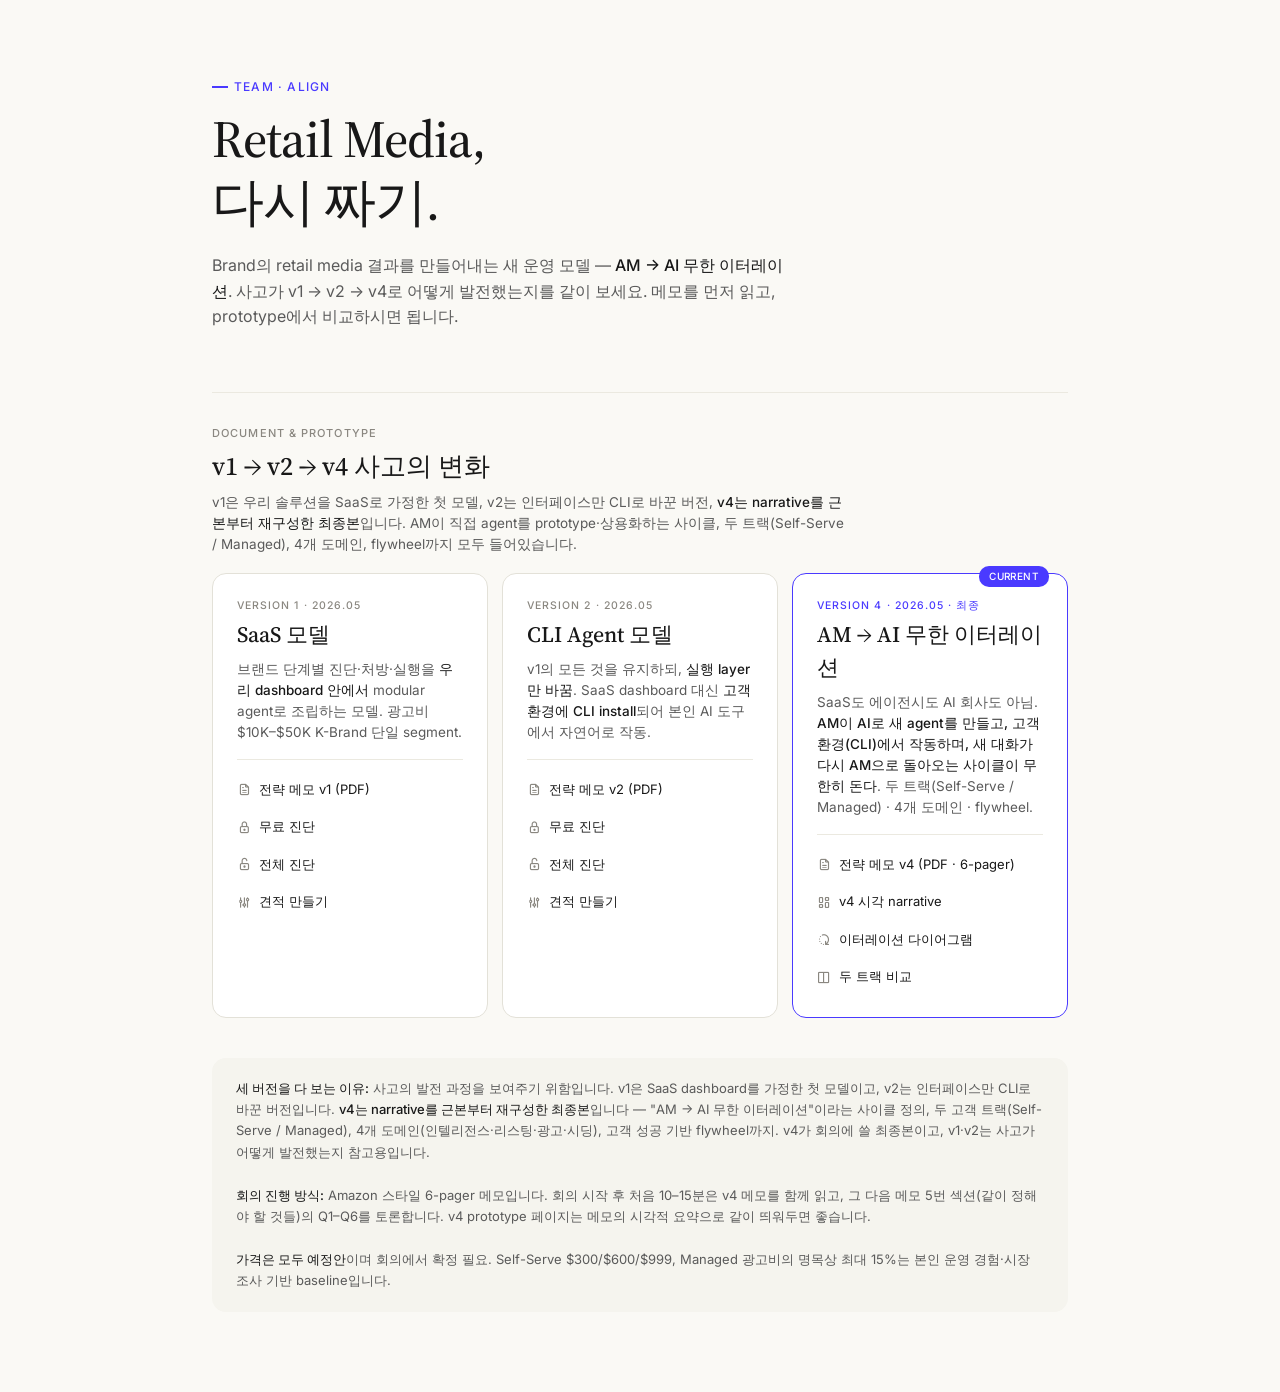
<file: index.html>
<!DOCTYPE html>
<html lang="ko">
<head>
<meta charset="UTF-8">
<meta name="viewport" content="width=device-width, initial-scale=1.0">
<title>Strategy Prototype · Team Align</title>
<meta name="robots" content="noindex, nofollow">
<link rel="stylesheet" href="styles.css">
<link rel="stylesheet" href="vendor/tabler/tabler-icons.min.css">
<style>
  .hero {
    max-width: 920px;
    margin: 0 auto;
    padding: 70px 32px 30px;
  }
  .hero .tag {
    display: inline-flex; align-items: center; gap: 6px;
    font-size: 12px; letter-spacing: 0.1em;
    color: var(--color-text-info); font-weight: 500;
    margin-bottom: 16px;
  }
  .hero h1 {
    font-family: var(--font-serif);
    font-size: 52px;
    font-weight: 500;
    line-height: 1.05;
    letter-spacing: -0.02em;
    margin: 0 0 8px;
  }
  .hero h1 .italic { font-style: italic; color: var(--color-text-info); }
  .hero p {
    font-size: 16px;
    color: var(--color-text-secondary);
    line-height: 1.6;
    max-width: 580px;
    margin: 24px 0 0;
  }

  /* Version cards */
  .versions {
    max-width: 920px;
    margin: 0 auto;
    padding: 32px 32px 0;
  }
  .versions-head {
    padding-top: 32px;
    border-top: 0.5px solid var(--color-border-tertiary);
    margin-bottom: 18px;
  }
  .versions-head .eyebrow {
    font-size: 11px;
    letter-spacing: 0.1em;
    color: var(--color-text-tertiary);
    font-weight: 500;
    margin: 0 0 6px;
  }
  .versions-head h2 {
    font-family: var(--font-serif);
    font-size: 26px;
    font-weight: 500;
    margin: 0 0 6px;
    color: var(--color-text-primary);
  }
  .versions-head p {
    font-size: 13.5px;
    color: var(--color-text-secondary);
    line-height: 1.55;
    margin: 0;
    max-width: 640px;
  }

  .v-grid {
    display: grid;
    grid-template-columns: 1fr 1fr 1fr;
    gap: 14px;
  }
  @media (max-width: 900px) {
    .v-grid { grid-template-columns: 1fr; }
  }
  .v-card {
    background: var(--color-background-primary);
    border: 0.5px solid var(--color-border-secondary);
    border-radius: var(--border-radius-lg);
    padding: 24px;
    position: relative;
  }
  .v-card.current {
    border-color: var(--color-text-info);
    border-width: 1.5px;
  }
  .v-card .label {
    font-size: 10.5px;
    letter-spacing: 0.1em;
    color: var(--color-text-tertiary);
    font-weight: 500;
    margin: 0 0 4px;
  }
  .v-card.current .label { color: var(--color-text-info); }
  .v-card h3 {
    font-family: var(--font-serif);
    font-size: 22px;
    font-weight: 500;
    margin: 0 0 8px;
    color: var(--color-text-primary);
  }
  .v-card .core {
    font-size: 13.5px;
    color: var(--color-text-secondary);
    line-height: 1.55;
    margin: 0 0 16px;
  }
  .v-card .core strong { color: var(--color-text-primary); font-weight: 500; }
  .v-card .links {
    display: flex;
    flex-direction: column;
    gap: 6px;
    padding-top: 14px;
    border-top: 0.5px solid var(--color-border-tertiary);
  }
  .v-card .links a {
    font-size: 13px;
    color: var(--color-text-primary);
    text-decoration: none;
    padding: 6px 0;
    display: flex; align-items: center; gap: 8px;
  }
  .v-card .links a:hover { color: var(--color-text-info); }
  .v-card .links a i { font-size: 14px; color: var(--color-text-tertiary); }
  .v-card .ribbon {
    position: absolute;
    top: -8px; right: 18px;
    background: var(--color-text-info);
    color: var(--color-background-primary);
    font-size: 10px; letter-spacing: 0.04em;
    font-weight: 500;
    padding: 3px 10px;
    border-radius: 10px;
  }

  .note {
    max-width: 920px;
    margin: 40px auto 80px;
    padding: 0 32px;
  }
  .note .box {
    background: var(--color-background-secondary);
    border-radius: var(--border-radius-lg);
    padding: 20px 24px;
    font-size: 13px;
    color: var(--color-text-secondary);
    line-height: 1.65;
  }
  .note .box strong { color: var(--color-text-primary); font-weight: 500; }

  @media (max-width: 720px) {
    .v-grid { grid-template-columns: 1fr; }
    .hero h1 { font-size: 38px; }
  }
</style>
</head>
<body>

<section class="hero">
  <div class="tag">
    <span style="display: inline-block; width: 16px; height: 2px; background: var(--color-text-info);"></span>
    TEAM · ALIGN
  </div>
  <h1>Retail Media,</h1>
  <h1 class="italic">다시 짜기.</h1>
  <p>
    Brand의 retail media 결과를 만들어내는 새 운영 모델 — <strong style="color: var(--color-text-primary); font-weight: 500;">AM → AI 무한 이터레이션</strong>. 사고가 v1 → v2 → v4로 어떻게 발전했는지를 같이 보세요. 메모를 먼저 읽고, prototype에서 비교하시면 됩니다.
  </p>
</section>

<!-- THREE VERSIONS -->
<section class="versions">
  <div class="versions-head">
    <div class="eyebrow">DOCUMENT & PROTOTYPE</div>
    <h2>v1 → v2 → v4 사고의 변화</h2>
    <p>v1은 우리 솔루션을 SaaS로 가정한 첫 모델, v2는 인터페이스만 CLI로 바꾼 버전, <strong style="color: var(--color-text-primary); font-weight: 500;">v4는 narrative를 근본부터 재구성한 최종본</strong>입니다. AM이 직접 agent를 prototype·상용화하는 사이클, 두 트랙(Self-Serve / Managed), 4개 도메인, flywheel까지 모두 들어있습니다.</p>
  </div>

  <div class="v-grid">

    <!-- v1 Card -->
    <div class="v-card">
      <div class="label">VERSION 1 · 2026.05</div>
      <h3>SaaS 모델</h3>
      <p class="core">
        브랜드 단계별 진단·처방·실행을 <strong>우리 dashboard 안에서</strong> modular agent로 조립하는 모델. 광고비 $10K–$50K K-Brand 단일 segment.
      </p>
      <div class="links">
        <a href="Strategy_Memo_v1.pdf" target="_blank">
          <i class="ti ti-file-text" aria-hidden="true"></i>
          전략 메모 v1 (PDF)
        </a>
        <a href="v1/screens/screen-1-free.html">
          <i class="ti ti-lock" aria-hidden="true"></i>
          무료 진단
        </a>
        <a href="v1/screens/screen-2-connected.html">
          <i class="ti ti-lock-open" aria-hidden="true"></i>
          전체 진단
        </a>
        <a href="v1/screens/screen-3-quote.html">
          <i class="ti ti-adjustments" aria-hidden="true"></i>
          견적 만들기
        </a>
      </div>
    </div>

    <!-- v2 Card -->
    <div class="v-card">
      <div class="label">VERSION 2 · 2026.05</div>
      <h3>CLI Agent 모델</h3>
      <p class="core">
        v1의 모든 것을 유지하되, <strong>실행 layer만 바꿈</strong>. SaaS dashboard 대신 <strong>고객 환경에 CLI install</strong>되어 본인 AI 도구에서 자연어로 작동.
      </p>
      <div class="links">
        <a href="Strategy_Memo_v2.pdf" target="_blank">
          <i class="ti ti-file-text" aria-hidden="true"></i>
          전략 메모 v2 (PDF)
        </a>
        <a href="v2/screens/screen-1-free.html">
          <i class="ti ti-lock" aria-hidden="true"></i>
          무료 진단
        </a>
        <a href="v2/screens/screen-2-connected.html">
          <i class="ti ti-lock-open" aria-hidden="true"></i>
          전체 진단
        </a>
        <a href="v2/screens/screen-3-quote.html">
          <i class="ti ti-adjustments" aria-hidden="true"></i>
          견적 만들기
        </a>
      </div>
    </div>

    <!-- v4 Card (CURRENT) -->
    <div class="v-card current">
      <div class="ribbon">CURRENT</div>
      <div class="label">VERSION 4 · 2026.05 · 최종</div>
      <h3>AM → AI 무한 이터레이션</h3>
      <p class="core">
        SaaS도 에이전시도 AI 회사도 아님. <strong>AM이 AI로 새 agent를 만들고, 고객 환경(CLI)에서 작동하며, 새 대화가 다시 AM으로 돌아오는 사이클이 무한히 돈다</strong>. 두 트랙(Self-Serve / Managed) · 4개 도메인 · flywheel.
      </p>
      <div class="links">
        <a href="Strategy_Memo_v4.pdf" target="_blank">
          <i class="ti ti-file-text" aria-hidden="true"></i>
          전략 메모 v4 (PDF · 6-pager)
        </a>
        <a href="v4/index.html">
          <i class="ti ti-layout-dashboard" aria-hidden="true"></i>
          v4 시각 narrative
        </a>
        <a href="v4/index.html#iter">
          <i class="ti ti-rotate-clockwise-2" aria-hidden="true"></i>
          이터레이션 다이어그램
        </a>
        <a href="v4/index.html#tracks">
          <i class="ti ti-columns-2" aria-hidden="true"></i>
          두 트랙 비교
        </a>
      </div>
    </div>

  </div>
</section>

<section class="note">
  <div class="box">
    <strong>세 버전을 다 보는 이유:</strong> 사고의 발전 과정을 보여주기 위함입니다. v1은 SaaS dashboard를 가정한 첫 모델이고, v2는 인터페이스만 CLI로 바꾼 버전입니다. <strong>v4는 narrative를 근본부터 재구성한 최종본</strong>입니다 — "AM → AI 무한 이터레이션"이라는 사이클 정의, 두 고객 트랙(Self-Serve / Managed), 4개 도메인(인텔리전스·리스팅·광고·시딩), 고객 성공 기반 flywheel까지. v4가 회의에 쓸 최종본이고, v1·v2는 사고가 어떻게 발전했는지 참고용입니다.
    <br><br>
    <strong>회의 진행 방식:</strong> Amazon 스타일 6-pager 메모입니다. 회의 시작 후 처음 10–15분은 v4 메모를 함께 읽고, 그 다음 메모 5번 섹션(같이 정해야 할 것들)의 Q1–Q6를 토론합니다. v4 prototype 페이지는 메모의 시각적 요약으로 같이 띄워두면 좋습니다.
    <br><br>
    <strong>가격은 모두 예정안</strong>이며 회의에서 확정 필요. Self-Serve $300/$600/$999, Managed 광고비의 명목상 최대 15%는 본인 운영 경험·시장 조사 기반 baseline입니다.
  </div>
</section>

</body>
</html>
</file>
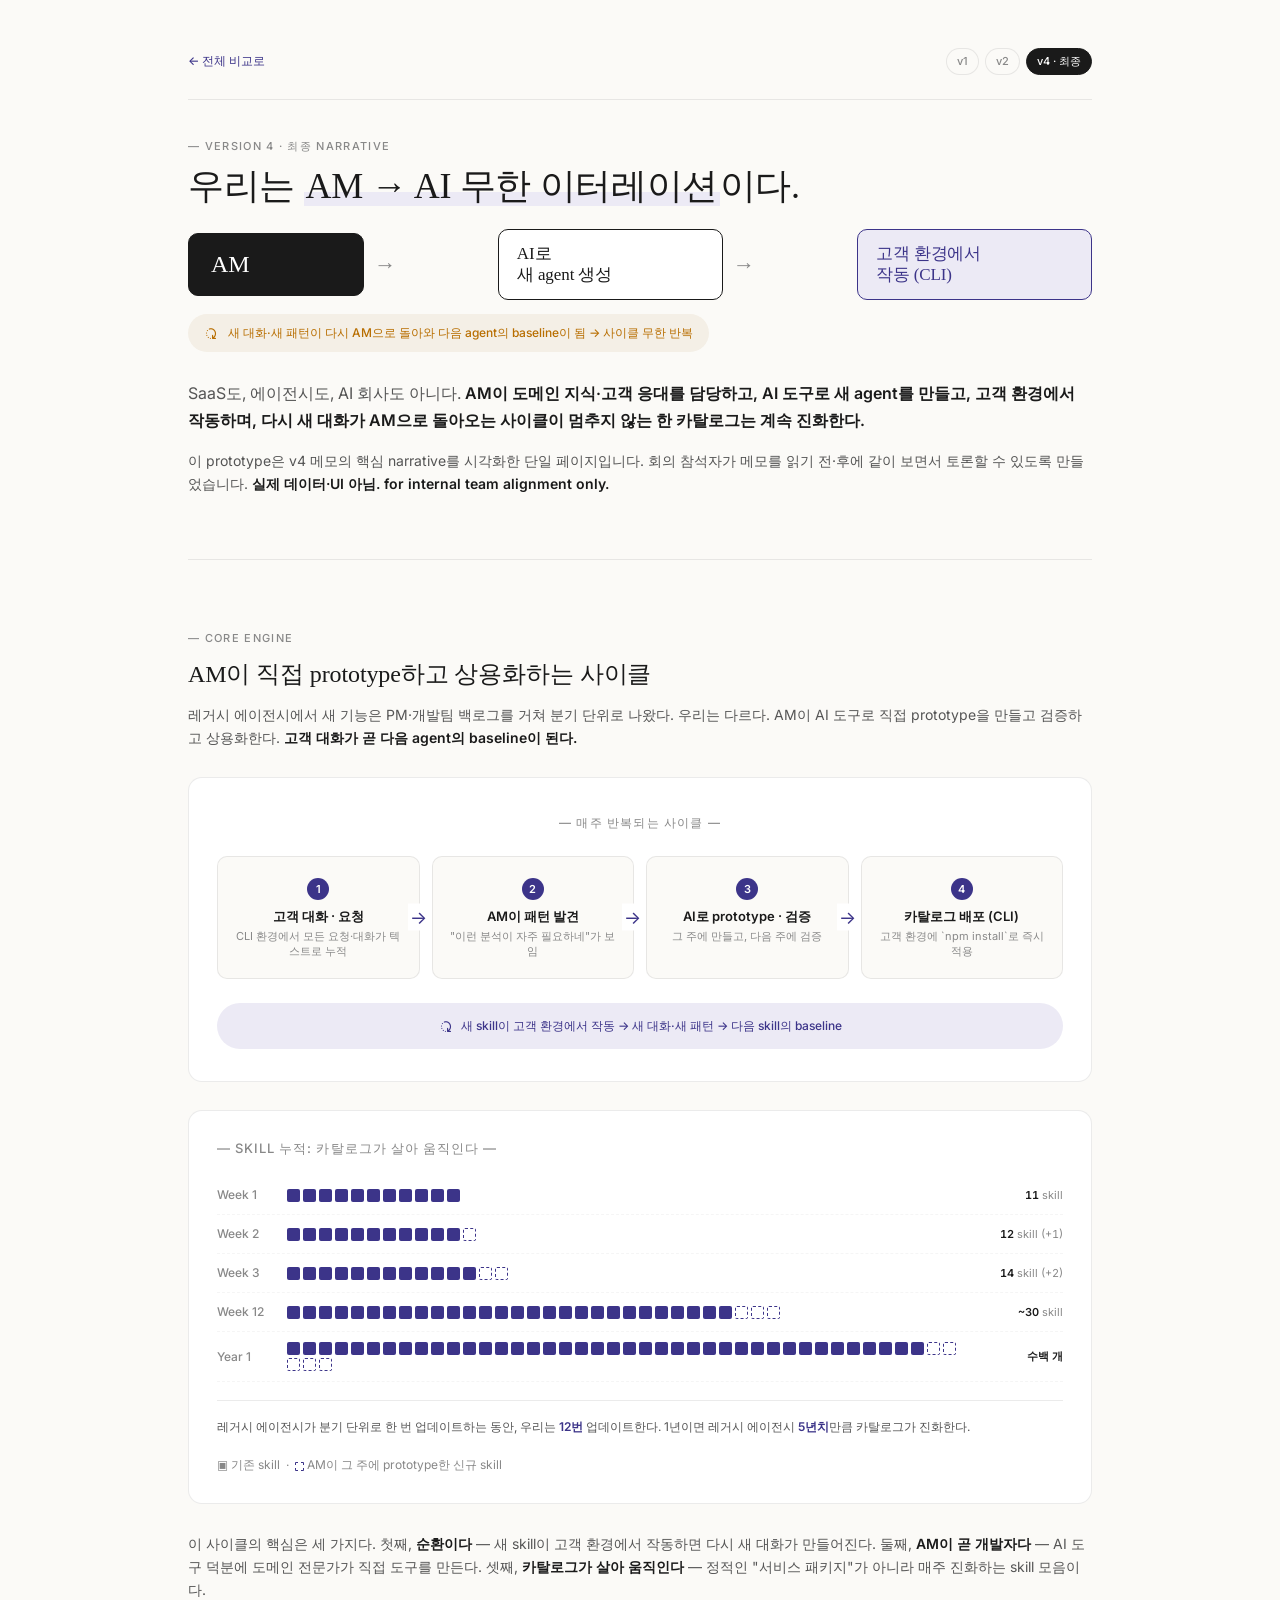
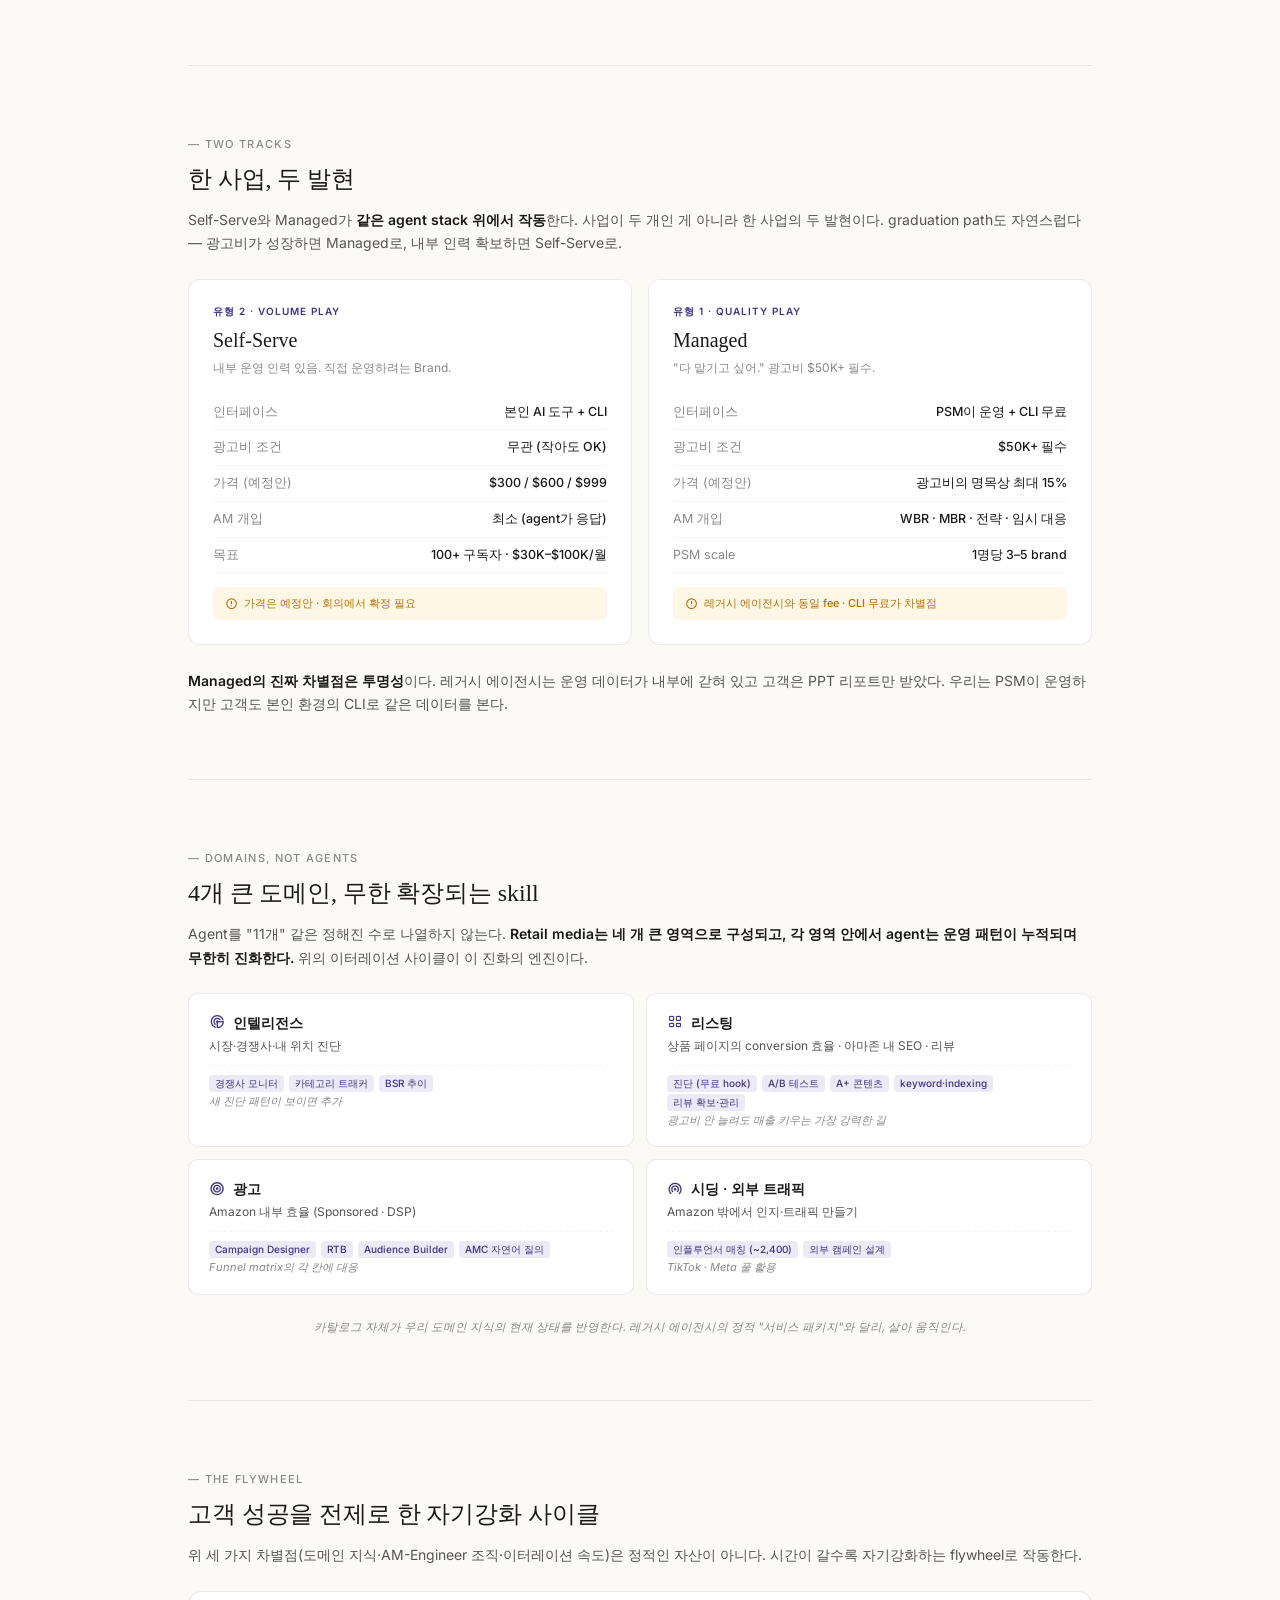
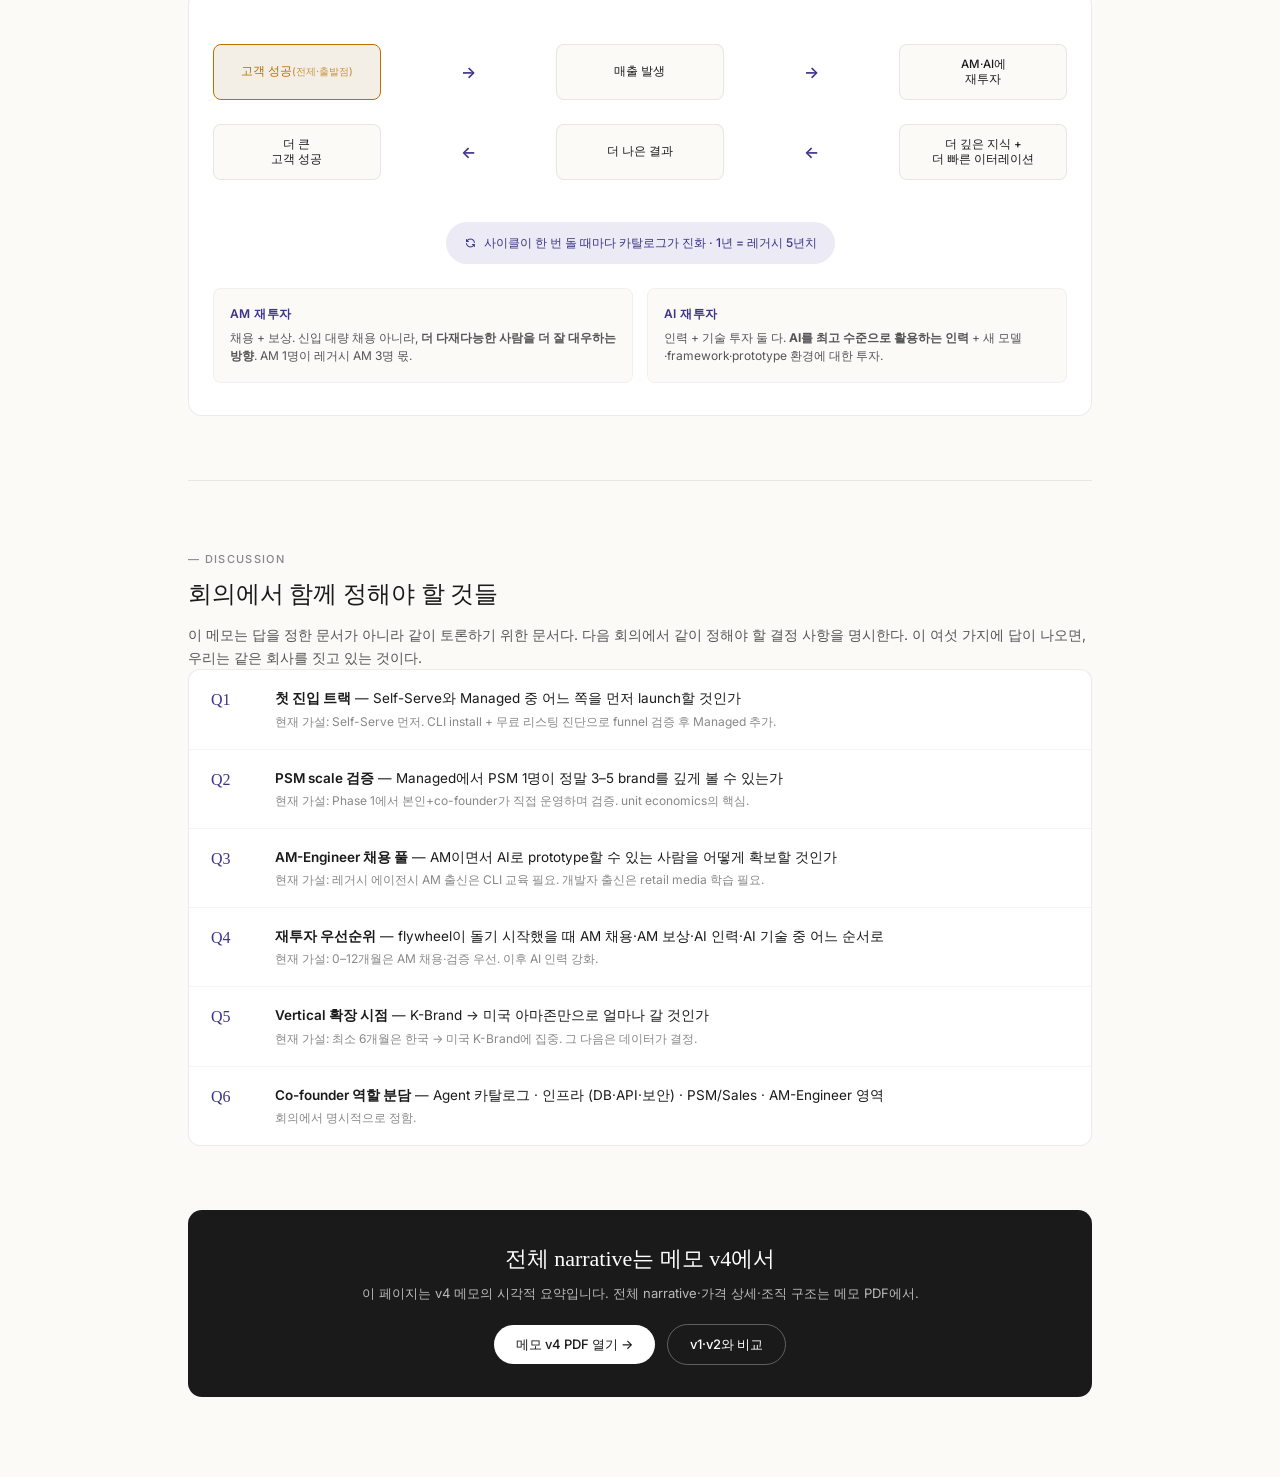
<file: v4/index.html>
<!DOCTYPE html>
<html lang="ko">
<head>
<meta charset="UTF-8">
<meta name="viewport" content="width=device-width, initial-scale=1.0">
<title>v4 · AM → AI 무한 이터레이션</title>
<link rel="stylesheet" href="../styles.css">
<link rel="stylesheet" href="../vendor/tabler/tabler-icons.min.css">
<style>
  :root {
    --v4-bg: #FBFAF7;
    --v4-ink: #1A1A1A;
    --v4-ink-muted: #555;
    --v4-ink-light: #888;
    --v4-line: rgba(0,0,0,0.08);
    --v4-line-soft: rgba(0,0,0,0.04);
    --v4-accent: #3C3489;
    --v4-accent-soft: #ECEAF5;
    --v4-warm: #F4EFE6;
    --v4-success: #2A6F47;
    --v4-warning: #B86E00;
    --v4-serif: Georgia, 'Times New Roman', serif;
  }
  body { background: var(--v4-bg); color: var(--v4-ink); }

  .v4-wrap { max-width: 960px; margin: 0 auto; padding: 48px 28px 80px; }
  .v4-tag {
    display: inline-block; font-size: 11px; letter-spacing: 0.12em;
    text-transform: uppercase; color: var(--v4-ink-light);
    margin-bottom: 12px; font-weight: 500;
  }
  .v4-h1 {
    font-family: var(--v4-serif); font-size: 38px; line-height: 1.15;
    font-weight: 500; margin: 0 0 16px; color: var(--v4-ink);
    letter-spacing: -0.01em;
  }
  .v4-h1 em {
    font-style: normal; background: linear-gradient(180deg, transparent 65%, var(--v4-accent-soft) 65%);
    padding: 0 2px;
  }

  /* HERO ACRONYM */
  .acronym-stack {
    display: flex; align-items: baseline; gap: 18px;
    margin: 8px 0 20px;
    font-family: var(--v4-serif);
    font-weight: 500; letter-spacing: -0.02em;
    line-height: 1;
  }
  .acronym-stack .term {
    font-size: 64px; color: var(--v4-ink);
    position: relative;
  }
  .acronym-stack .term::after {
    content: ""; position: absolute;
    bottom: 4px; left: 0; right: 0; height: 18px;
    background: var(--v4-accent-soft); z-index: -1;
  }
  .acronym-stack .sep {
    font-size: 32px; color: var(--v4-ink-light);
    font-weight: 300; padding-bottom: 6px;
  }
  .acronym-meta {
    display: flex; gap: 22px; margin-top: 14px; margin-bottom: 22px;
    font-size: 12px; color: var(--v4-ink-light); flex-wrap: wrap;
  }
  .acronym-meta strong { color: var(--v4-ink); font-weight: 600; }

  /* HERO FLOW (new — cycle definition) */
  .flow-hero {
    margin: 12px 0 28px;
    position: relative;
  }
  .flow-chain {
    display: grid; grid-template-columns: auto auto auto auto auto auto auto;
    align-items: center; gap: 10px;
    font-family: var(--v4-serif);
    margin-bottom: 14px;
  }
  .flow-node {
    padding: 14px 18px;
    border: 1px solid var(--v4-ink);
    border-radius: 10px;
    background: white;
    font-size: 17px; font-weight: 500;
    color: var(--v4-ink); letter-spacing: -0.005em;
    line-height: 1.2;
    white-space: nowrap;
  }
  .flow-node.flow-start {
    background: var(--v4-ink); color: white;
    font-size: 24px; padding: 16px 22px;
  }
  .flow-node.flow-end {
    background: var(--v4-accent-soft);
    border-color: var(--v4-accent);
    color: var(--v4-accent);
  }
  .flow-arrow {
    font-size: 22px; color: var(--v4-ink-light);
    font-weight: 300;
  }
  .flow-loop-line {
    margin-top: 6px;
    display: flex; align-items: center; gap: 10px;
    padding: 10px 16px;
    background: var(--v4-warm);
    border-radius: 999px;
    font-size: 12px; color: var(--v4-warning);
    font-weight: 500;
    width: fit-content;
  }
  .flow-loop-line i { font-size: 14px; }

  @media (max-width: 900px) {
    .flow-chain {
      grid-template-columns: 1fr;
      gap: 6px;
    }
    .flow-arrow { transform: rotate(90deg); justify-self: center; }
    .flow-node { white-space: normal; text-align: center; }
    .flow-node.flow-start { font-size: 20px; }
    .acronym-stack .term { font-size: 44px; }
    .acronym-stack { gap: 12px; }
  }
  .v4-h2 {
    font-family: var(--v4-serif); font-size: 24px; line-height: 1.25;
    font-weight: 500; margin: 0 0 14px; color: var(--v4-ink);
    letter-spacing: -0.005em;
  }
  .v4-lead {
    font-size: 16px; line-height: 1.65; color: var(--v4-ink-muted);
    margin: 0 0 16px;
  }
  .v4-body { font-size: 14px; line-height: 1.65; color: var(--v4-ink-muted); }
  .v4-body strong { color: var(--v4-ink); font-weight: 600; }

  .v4-section { margin: 64px 0; }
  .v4-rule { border: 0; border-top: 0.5px solid var(--v4-line); margin: 56px 0; }

  /* ITERATION DIAGRAM */
  .iter-frame {
    background: white;
    border: 0.5px solid var(--v4-line);
    border-radius: 14px;
    padding: 36px 28px 32px;
    margin: 28px 0 24px;
    position: relative;
  }
  .iter-title {
    text-align: center; font-size: 12px; letter-spacing: 0.1em;
    text-transform: uppercase; color: var(--v4-ink-light);
    margin-bottom: 24px; font-weight: 500;
  }
  .iter-cycle {
    display: grid; grid-template-columns: repeat(4, 1fr);
    gap: 12px; align-items: stretch;
    position: relative;
  }
  .iter-step {
    background: var(--v4-bg);
    border: 0.5px solid var(--v4-line);
    border-radius: 10px;
    padding: 18px 14px;
    text-align: center;
    position: relative;
    transition: all 0.2s ease;
  }
  .iter-step:hover { border-color: var(--v4-accent); transform: translateY(-1px); }
  .iter-step .iter-num {
    display: inline-block; width: 22px; height: 22px;
    background: var(--v4-accent); color: white;
    border-radius: 50%; font-size: 11px; font-weight: 600;
    line-height: 22px; margin-bottom: 8px;
  }
  .iter-step .iter-label {
    font-size: 13px; font-weight: 600; color: var(--v4-ink);
    margin-bottom: 4px; line-height: 1.3;
  }
  .iter-step .iter-desc {
    font-size: 11px; color: var(--v4-ink-light);
    line-height: 1.4;
  }
  .iter-arrow {
    position: absolute; top: 50%; right: -10px;
    transform: translateY(-50%);
    font-size: 18px; color: var(--v4-accent);
    z-index: 2; background: white; padding: 0 2px;
  }
  .iter-step:nth-child(4) .iter-arrow { display: none; }

  .iter-loop {
    margin-top: 24px;
    padding: 14px 20px;
    background: var(--v4-accent-soft);
    border-radius: 999px;
    text-align: center;
    font-size: 12px; color: var(--v4-accent); font-weight: 500;
    display: flex; align-items: center; justify-content: center; gap: 8px;
  }
  .iter-loop i { font-size: 14px; }

  /* SKILL ACCUMULATION */
  .skill-accum {
    background: white;
    border: 0.5px solid var(--v4-line);
    border-radius: 14px;
    padding: 28px;
    margin: 28px 0;
  }
  .skill-accum h3 {
    font-size: 13px; letter-spacing: 0.08em; text-transform: uppercase;
    color: var(--v4-ink-light); margin: 0 0 18px; font-weight: 500;
  }
  .skill-row {
    display: flex; align-items: center; gap: 14px;
    padding: 10px 0;
    border-bottom: 0.5px dashed var(--v4-line-soft);
  }
  .skill-row:last-child { border-bottom: none; }
  .skill-week {
    font-size: 12px; color: var(--v4-ink-light); font-weight: 500;
    width: 56px; flex-shrink: 0;
  }
  .skill-blocks {
    display: flex; gap: 3px; flex-wrap: wrap; flex: 1;
  }
  .sk {
    width: 13px; height: 13px; border-radius: 2px;
    background: var(--v4-accent);
  }
  .sk-new {
    width: 13px; height: 13px; border-radius: 2px;
    border: 1.5px dashed var(--v4-accent);
    background: white;
    animation: pulse 2s ease-in-out infinite;
  }
  @keyframes pulse {
    0%, 100% { opacity: 1; }
    50% { opacity: 0.4; }
  }
  .skill-count {
    font-size: 11px; color: var(--v4-ink-light);
    width: 90px; text-align: right; flex-shrink: 0; font-variant-numeric: tabular-nums;
  }
  .skill-count strong { color: var(--v4-ink); font-weight: 600; }
  .skill-foot {
    margin-top: 18px; padding-top: 16px;
    border-top: 0.5px solid var(--v4-line);
    font-size: 12px; color: var(--v4-ink-muted); line-height: 1.6;
  }

  /* TWO TRACKS */
  .tracks {
    display: grid; grid-template-columns: 1fr 1fr; gap: 16px;
    margin: 24px 0;
  }
  .track {
    background: white;
    border: 0.5px solid var(--v4-line);
    border-radius: 12px;
    padding: 24px;
  }
  .track-tag {
    font-size: 10px; letter-spacing: 0.1em; text-transform: uppercase;
    color: var(--v4-accent); font-weight: 600; margin-bottom: 6px;
  }
  .track-title {
    font-family: var(--v4-serif); font-size: 20px; font-weight: 500;
    margin: 0 0 4px; color: var(--v4-ink);
  }
  .track-sub { font-size: 12px; color: var(--v4-ink-light); margin-bottom: 18px; }
  .track-row {
    display: flex; justify-content: space-between; gap: 10px;
    padding: 8px 0; border-bottom: 0.5px solid var(--v4-line-soft);
    font-size: 12.5px;
  }
  .track-row:last-of-type { border-bottom: none; }
  .track-row .k { color: var(--v4-ink-light); flex-shrink: 0; }
  .track-row .v { color: var(--v4-ink); text-align: right; font-weight: 500; }
  .price-note {
    margin-top: 14px; padding: 8px 12px;
    background: #FEF7E6; border-radius: 6px;
    font-size: 11px; color: var(--v4-warning); font-weight: 500;
    display: flex; align-items: center; gap: 6px;
  }

  /* DOMAINS */
  .domains {
    display: grid; grid-template-columns: repeat(2, 1fr); gap: 12px;
    margin: 24px 0;
  }
  .domain {
    background: white;
    border: 0.5px solid var(--v4-line);
    border-radius: 10px;
    padding: 18px 20px;
  }
  .domain-title {
    font-size: 14px; font-weight: 600; color: var(--v4-ink);
    margin: 0 0 4px;
    display: flex; align-items: center; gap: 8px;
  }
  .domain-title i { color: var(--v4-accent); font-size: 16px; }
  .domain-desc {
    font-size: 12px; color: var(--v4-ink-muted); margin: 0 0 10px;
    line-height: 1.5;
  }
  .domain-skills {
    font-size: 11px; color: var(--v4-ink-light); line-height: 1.5;
    padding-top: 8px; border-top: 0.5px dashed var(--v4-line-soft);
  }
  .domain-skills .sk-tag {
    display: inline-block; padding: 1px 6px;
    background: var(--v4-accent-soft); border-radius: 4px;
    color: var(--v4-accent); font-size: 10px; font-weight: 500;
    margin: 1px 2px 1px 0;
  }
  .infinite-note {
    margin-top: 14px; text-align: center;
    font-size: 11.5px; color: var(--v4-ink-light); font-style: italic;
  }

  /* FLYWHEEL */
  .flywheel-frame {
    background: white;
    border: 0.5px solid var(--v4-line);
    border-radius: 14px;
    padding: 32px 24px;
    margin: 24px 0;
    text-align: center;
  }
  .fw-cycle {
    display: grid; grid-template-columns: repeat(5, 1fr);
    align-items: center; gap: 4px;
    margin: 20px 0 24px;
    position: relative;
  }
  .fw-node {
    padding: 12px 8px;
    background: var(--v4-bg);
    border: 0.5px solid var(--v4-line);
    border-radius: 8px;
    font-size: 11.5px; font-weight: 500;
    line-height: 1.3; color: var(--v4-ink);
    min-height: 56px;
    display: flex; align-items: center; justify-content: center;
  }
  .fw-node.fw-anchor {
    background: var(--v4-warm);
    border-color: var(--v4-warning);
    color: var(--v4-warning);
  }
  .fw-arrow {
    font-size: 16px; color: var(--v4-accent); font-weight: 600;
    text-align: center;
  }
  .fw-loop {
    margin-top: 18px; padding: 12px 18px;
    background: var(--v4-accent-soft);
    border-radius: 999px;
    display: inline-flex; align-items: center; gap: 8px;
    font-size: 12px; color: var(--v4-accent); font-weight: 500;
  }

  .fw-detail {
    display: grid; grid-template-columns: 1fr 1fr; gap: 14px;
    margin-top: 24px; text-align: left;
  }
  .fw-detail-card {
    padding: 16px;
    background: var(--v4-bg);
    border-radius: 8px;
    border: 0.5px solid var(--v4-line-soft);
  }
  .fw-detail-card h4 {
    font-size: 12px; font-weight: 600; color: var(--v4-accent);
    margin: 0 0 6px; letter-spacing: 0.04em;
  }
  .fw-detail-card p {
    font-size: 12px; color: var(--v4-ink-muted); margin: 0;
    line-height: 1.55;
  }

  /* QUESTIONS */
  .q-list {
    background: white;
    border: 0.5px solid var(--v4-line);
    border-radius: 12px;
    overflow: hidden;
  }
  .q-item {
    display: grid; grid-template-columns: 48px 1fr;
    gap: 16px; padding: 18px 22px;
    border-bottom: 0.5px solid var(--v4-line-soft);
  }
  .q-item:last-child { border-bottom: none; }
  .q-num {
    font-family: var(--v4-serif); font-size: 16px;
    color: var(--v4-accent); font-weight: 500;
  }
  .q-text {
    font-size: 13.5px; color: var(--v4-ink); line-height: 1.5;
  }
  .q-text strong { color: var(--v4-ink); font-weight: 600; }
  .q-hypo {
    margin-top: 4px; font-size: 12px; color: var(--v4-ink-light);
    line-height: 1.5;
  }

  /* HEADER NAV */
  .v4-head {
    display: flex; justify-content: space-between; align-items: center;
    padding-bottom: 24px; margin-bottom: 32px;
    border-bottom: 0.5px solid var(--v4-line);
    font-size: 12px; color: var(--v4-ink-light);
  }
  .v4-head a { color: var(--v4-accent); text-decoration: none; font-weight: 500; }
  .v4-head a:hover { text-decoration: underline; }
  .v4-pillbar { display: flex; gap: 6px; }
  .v4-pillbar a {
    padding: 4px 10px; border-radius: 999px;
    background: var(--v4-bg); border: 0.5px solid var(--v4-line);
    color: var(--v4-ink-light); font-size: 11px;
  }
  .v4-pillbar a.now { background: var(--v4-ink); color: white; border-color: var(--v4-ink); }

  /* CTA */
  .v4-cta {
    background: var(--v4-ink); color: white;
    border-radius: 14px; padding: 32px 28px;
    text-align: center; margin: 56px 0 0;
  }
  .v4-cta h3 {
    font-family: var(--v4-serif); font-size: 22px; font-weight: 500;
    margin: 0 0 8px;
  }
  .v4-cta p { font-size: 13px; color: rgba(255,255,255,0.7); margin: 0 0 20px; line-height: 1.6; }
  .v4-cta a {
    display: inline-block; padding: 10px 22px;
    background: white; color: var(--v4-ink);
    border-radius: 999px; text-decoration: none;
    font-size: 13px; font-weight: 500;
  }
  .v4-cta a + a { background: transparent; color: white; border: 0.5px solid rgba(255,255,255,0.3); margin-left: 8px; }

  /* RESPONSIVE */
  @media (max-width: 720px) {
    .iter-cycle, .tracks, .domains, .fw-cycle, .fw-detail { grid-template-columns: 1fr; }
    .iter-arrow { display: none; }
    .v4-h1 { font-size: 28px; }
    .v4-wrap { padding: 32px 20px 60px; }
  }
</style>
</head>
<body>

<div class="v4-wrap">

  <!-- HEAD -->
  <div class="v4-head">
    <div><a href="../index.html">← 전체 비교로</a></div>
    <div class="v4-pillbar">
      <a href="../v1/screens/screen-1-free.html">v1</a>
      <a href="../v2/screens/screen-1-free.html">v2</a>
      <a href="index.html" class="now">v4 · 최종</a>
    </div>
  </div>

  <!-- HERO -->
  <section class="v4-section" style="margin-top: 0;">
    <div class="v4-tag">— Version 4 · 최종 narrative</div>

    <h1 class="v4-h1" style="font-size: 36px; margin-bottom: 22px;">
      우리는 <em>AM → AI 무한 이터레이션</em>이다.
    </h1>

    <div class="flow-hero">
      <div class="flow-chain" style="grid-template-columns: auto auto auto auto auto;">
        <div class="flow-node flow-start">AM</div>
        <div class="flow-arrow">→</div>
        <div class="flow-node">AI로<br>새 agent 생성</div>
        <div class="flow-arrow">→</div>
        <div class="flow-node flow-end">고객 환경에서<br>작동 (CLI)</div>
      </div>
      <div class="flow-loop-line">
        <i class="ti ti-rotate-clockwise-2"></i>
        새 대화·새 패턴이 다시 AM으로 돌아와 다음 agent의 baseline이 됨 → 사이클 무한 반복
      </div>
    </div>

    <p class="v4-lead">
      SaaS도, 에이전시도, AI 회사도 아니다. <strong style="color: var(--v4-ink); font-weight: 600;">AM이 도메인 지식·고객 응대를 담당하고, AI 도구로 새 agent를 만들고, 고객 환경에서 작동하며, 다시 새 대화가 AM으로 돌아오는 사이클이 멈추지 않는 한 카탈로그는 계속 진화한다.</strong>
    </p>
    <p class="v4-body">
      이 prototype은 v4 메모의 핵심 narrative를 시각화한 단일 페이지입니다. 회의 참석자가 메모를 읽기 전·후에 같이 보면서 토론할 수 있도록 만들었습니다. <strong>실제 데이터·UI 아님. for internal team alignment only.</strong>
    </p>
  </section>

  <hr class="v4-rule">

  <!-- ITERATION DIAGRAM (CORE) -->
  <section class="v4-section">
    <div class="v4-tag">— Core Engine</div>
    <h2 class="v4-h2">AM이 직접 prototype하고 상용화하는 사이클</h2>
    <p class="v4-body">
      레거시 에이전시에서 새 기능은 PM·개발팀 백로그를 거쳐 분기 단위로 나왔다. 우리는 다르다. AM이 AI 도구로 직접 prototype을 만들고 검증하고 상용화한다. <strong>고객 대화가 곧 다음 agent의 baseline이 된다.</strong>
    </p>

    <div class="iter-frame">
      <div class="iter-title">— 매주 반복되는 사이클 —</div>
      <div class="iter-cycle">
        <div class="iter-step">
          <div class="iter-num">1</div>
          <div class="iter-label">고객 대화 · 요청</div>
          <div class="iter-desc">CLI 환경에서 모든 요청·대화가 텍스트로 누적</div>
          <div class="iter-arrow">→</div>
        </div>
        <div class="iter-step">
          <div class="iter-num">2</div>
          <div class="iter-label">AM이 패턴 발견</div>
          <div class="iter-desc">"이런 분석이 자주 필요하네"가 보임</div>
          <div class="iter-arrow">→</div>
        </div>
        <div class="iter-step">
          <div class="iter-num">3</div>
          <div class="iter-label">AI로 prototype · 검증</div>
          <div class="iter-desc">그 주에 만들고, 다음 주에 검증</div>
          <div class="iter-arrow">→</div>
        </div>
        <div class="iter-step">
          <div class="iter-num">4</div>
          <div class="iter-label">카탈로그 배포 (CLI)</div>
          <div class="iter-desc">고객 환경에 `npm install`로 즉시 적용</div>
          <div class="iter-arrow">→</div>
        </div>
      </div>
      <div class="iter-loop">
        <i class="ti ti-rotate-clockwise-2"></i>
        새 skill이 고객 환경에서 작동 → 새 대화·새 패턴 → 다음 skill의 baseline
      </div>
    </div>

    <!-- SKILL ACCUMULATION -->
    <div class="skill-accum">
      <h3>— Skill 누적: 카탈로그가 살아 움직인다 —</h3>
      <div class="skill-row">
        <div class="skill-week">Week 1</div>
        <div class="skill-blocks">
          <span class="sk"></span><span class="sk"></span><span class="sk"></span><span class="sk"></span><span class="sk"></span>
          <span class="sk"></span><span class="sk"></span><span class="sk"></span><span class="sk"></span><span class="sk"></span><span class="sk"></span>
        </div>
        <div class="skill-count"><strong>11</strong> skill</div>
      </div>
      <div class="skill-row">
        <div class="skill-week">Week 2</div>
        <div class="skill-blocks">
          <span class="sk"></span><span class="sk"></span><span class="sk"></span><span class="sk"></span><span class="sk"></span>
          <span class="sk"></span><span class="sk"></span><span class="sk"></span><span class="sk"></span><span class="sk"></span><span class="sk"></span>
          <span class="sk-new"></span>
        </div>
        <div class="skill-count"><strong>12</strong> skill (+1)</div>
      </div>
      <div class="skill-row">
        <div class="skill-week">Week 3</div>
        <div class="skill-blocks">
          <span class="sk"></span><span class="sk"></span><span class="sk"></span><span class="sk"></span><span class="sk"></span>
          <span class="sk"></span><span class="sk"></span><span class="sk"></span><span class="sk"></span><span class="sk"></span><span class="sk"></span>
          <span class="sk"></span><span class="sk-new"></span><span class="sk-new"></span>
        </div>
        <div class="skill-count"><strong>14</strong> skill (+2)</div>
      </div>
      <div class="skill-row">
        <div class="skill-week">Week 12</div>
        <div class="skill-blocks">
          <span class="sk"></span><span class="sk"></span><span class="sk"></span><span class="sk"></span><span class="sk"></span>
          <span class="sk"></span><span class="sk"></span><span class="sk"></span><span class="sk"></span><span class="sk"></span><span class="sk"></span>
          <span class="sk"></span><span class="sk"></span><span class="sk"></span><span class="sk"></span><span class="sk"></span>
          <span class="sk"></span><span class="sk"></span><span class="sk"></span><span class="sk"></span><span class="sk"></span><span class="sk"></span>
          <span class="sk"></span><span class="sk"></span><span class="sk"></span><span class="sk"></span><span class="sk"></span><span class="sk"></span>
          <span class="sk-new"></span><span class="sk-new"></span><span class="sk-new"></span>
        </div>
        <div class="skill-count"><strong>~30</strong> skill</div>
      </div>
      <div class="skill-row">
        <div class="skill-week">Year 1</div>
        <div class="skill-blocks">
          <span class="sk"></span><span class="sk"></span><span class="sk"></span><span class="sk"></span><span class="sk"></span>
          <span class="sk"></span><span class="sk"></span><span class="sk"></span><span class="sk"></span><span class="sk"></span><span class="sk"></span>
          <span class="sk"></span><span class="sk"></span><span class="sk"></span><span class="sk"></span><span class="sk"></span>
          <span class="sk"></span><span class="sk"></span><span class="sk"></span><span class="sk"></span><span class="sk"></span><span class="sk"></span>
          <span class="sk"></span><span class="sk"></span><span class="sk"></span><span class="sk"></span><span class="sk"></span><span class="sk"></span>
          <span class="sk"></span><span class="sk"></span><span class="sk"></span><span class="sk"></span><span class="sk"></span><span class="sk"></span>
          <span class="sk"></span><span class="sk"></span><span class="sk"></span><span class="sk"></span><span class="sk"></span><span class="sk"></span>
          <span class="sk-new"></span><span class="sk-new"></span><span class="sk-new"></span><span class="sk-new"></span><span class="sk-new"></span>
        </div>
        <div class="skill-count"><strong>수백 개</strong></div>
      </div>
      <div class="skill-foot">
        레거시 에이전시가 분기 단위로 한 번 업데이트하는 동안, 우리는 <strong style="color: var(--v4-accent); font-weight: 600;">12번</strong> 업데이트한다. 1년이면 레거시 에이전시 <strong style="color: var(--v4-accent); font-weight: 600;">5년치</strong>만큼 카탈로그가 진화한다.
        <br><br>
        <span style="color: var(--v4-ink-light);">
          ▣ 기존 skill &nbsp;·&nbsp;
          <span style="display:inline-block;width:9px;height:9px;border:1.5px dashed var(--v4-accent);background:white;vertical-align:middle;border-radius:1px;"></span> AM이 그 주에 prototype한 신규 skill
        </span>
      </div>
    </div>

    <p class="v4-body" style="margin-top: 20px;">
      이 사이클의 핵심은 세 가지다. 첫째, <strong>순환이다</strong> — 새 skill이 고객 환경에서 작동하면 다시 새 대화가 만들어진다. 둘째, <strong>AM이 곧 개발자다</strong> — AI 도구 덕분에 도메인 전문가가 직접 도구를 만든다. 셋째, <strong>카탈로그가 살아 움직인다</strong> — 정적인 "서비스 패키지"가 아니라 매주 진화하는 skill 모음이다.
    </p>
  </section>

  <hr class="v4-rule">

  <!-- TWO TRACKS -->
  <section class="v4-section">
    <div class="v4-tag">— Two Tracks</div>
    <h2 class="v4-h2">한 사업, 두 발현</h2>
    <p class="v4-body">
      Self-Serve와 Managed가 <strong>같은 agent stack 위에서 작동</strong>한다. 사업이 두 개인 게 아니라 한 사업의 두 발현이다. graduation path도 자연스럽다 — 광고비가 성장하면 Managed로, 내부 인력 확보하면 Self-Serve로.
    </p>

    <div class="tracks">
      <div class="track">
        <div class="track-tag">유형 2 · Volume Play</div>
        <div class="track-title">Self-Serve</div>
        <div class="track-sub">내부 운영 인력 있음. 직접 운영하려는 Brand.</div>

        <div class="track-row"><span class="k">인터페이스</span><span class="v">본인 AI 도구 + CLI</span></div>
        <div class="track-row"><span class="k">광고비 조건</span><span class="v">무관 (작아도 OK)</span></div>
        <div class="track-row"><span class="k">가격 (예정안)</span><span class="v">$300 / $600 / $999</span></div>
        <div class="track-row"><span class="k">AM 개입</span><span class="v">최소 (agent가 응답)</span></div>
        <div class="track-row"><span class="k">목표</span><span class="v">100+ 구독자 · $30K–$100K/월</span></div>

        <div class="price-note">
          <i class="ti ti-alert-circle" style="font-size: 13px;"></i>
          가격은 예정안 · 회의에서 확정 필요
        </div>
      </div>

      <div class="track">
        <div class="track-tag">유형 1 · Quality Play</div>
        <div class="track-title">Managed</div>
        <div class="track-sub">"다 맡기고 싶어." 광고비 $50K+ 필수.</div>

        <div class="track-row"><span class="k">인터페이스</span><span class="v">PSM이 운영 + CLI 무료</span></div>
        <div class="track-row"><span class="k">광고비 조건</span><span class="v">$50K+ 필수</span></div>
        <div class="track-row"><span class="k">가격 (예정안)</span><span class="v">광고비의 명목상 최대 15%</span></div>
        <div class="track-row"><span class="k">AM 개입</span><span class="v">WBR · MBR · 전략 · 임시 대응</span></div>
        <div class="track-row"><span class="k">PSM scale</span><span class="v">1명당 3–5 brand</span></div>

        <div class="price-note">
          <i class="ti ti-alert-circle" style="font-size: 13px;"></i>
          레거시 에이전시와 동일 fee · CLI 무료가 차별점
        </div>
      </div>
    </div>

    <p class="v4-body" style="margin-top: 14px;">
      <strong>Managed의 진짜 차별점은 투명성</strong>이다. 레거시 에이전시는 운영 데이터가 내부에 갇혀 있고 고객은 PPT 리포트만 받았다. 우리는 PSM이 운영하지만 고객도 본인 환경의 CLI로 같은 데이터를 본다.
    </p>
  </section>

  <hr class="v4-rule">

  <!-- 4 DOMAINS -->
  <section class="v4-section">
    <div class="v4-tag">— Domains, not Agents</div>
    <h2 class="v4-h2">4개 큰 도메인, 무한 확장되는 skill</h2>
    <p class="v4-body">
      Agent를 "11개" 같은 정해진 수로 나열하지 않는다. <strong>Retail media는 네 개 큰 영역으로 구성되고, 각 영역 안에서 agent는 운영 패턴이 누적되며 무한히 진화한다.</strong> 위의 이터레이션 사이클이 이 진화의 엔진이다.
    </p>

    <div class="domains">
      <div class="domain">
        <div class="domain-title"><i class="ti ti-radar"></i> 인텔리전스</div>
        <div class="domain-desc">시장·경쟁사·내 위치 진단</div>
        <div class="domain-skills">
          <span class="sk-tag">경쟁사 모니터</span>
          <span class="sk-tag">카테고리 트래커</span>
          <span class="sk-tag">BSR 추이</span>
          <br><span style="font-style: italic; color: var(--v4-ink-light);">새 진단 패턴이 보이면 추가</span>
        </div>
      </div>
      <div class="domain">
        <div class="domain-title"><i class="ti ti-layout-grid"></i> 리스팅</div>
        <div class="domain-desc">상품 페이지의 conversion 효율 · 아마존 내 SEO · 리뷰</div>
        <div class="domain-skills">
          <span class="sk-tag">진단 (무료 hook)</span>
          <span class="sk-tag">A/B 테스트</span>
          <span class="sk-tag">A+ 콘텐츠</span>
          <span class="sk-tag">keyword·indexing</span>
          <span class="sk-tag">리뷰 확보·관리</span>
          <br><span style="font-style: italic; color: var(--v4-ink-light);">광고비 안 늘려도 매출 키우는 가장 강력한 길</span>
        </div>
      </div>
      <div class="domain">
        <div class="domain-title"><i class="ti ti-target"></i> 광고</div>
        <div class="domain-desc">Amazon 내부 효율 (Sponsored · DSP)</div>
        <div class="domain-skills">
          <span class="sk-tag">Campaign Designer</span>
          <span class="sk-tag">RTB</span>
          <span class="sk-tag">Audience Builder</span>
          <span class="sk-tag">AMC 자연어 질의</span>
          <br><span style="font-style: italic; color: var(--v4-ink-light);">Funnel matrix의 각 칸에 대응</span>
        </div>
      </div>
      <div class="domain">
        <div class="domain-title"><i class="ti ti-broadcast"></i> 시딩 · 외부 트래픽</div>
        <div class="domain-desc">Amazon 밖에서 인지·트래픽 만들기</div>
        <div class="domain-skills">
          <span class="sk-tag">인플루언서 매칭 (~2,400)</span>
          <span class="sk-tag">외부 캠페인 설계</span>
          <br><span style="font-style: italic; color: var(--v4-ink-light);">TikTok · Meta 풀 활용</span>
        </div>
      </div>
    </div>

    <div class="infinite-note">
      카탈로그 자체가 우리 도메인 지식의 현재 상태를 반영한다. 레거시 에이전시의 정적 "서비스 패키지"와 달리, 살아 움직인다.
    </div>
  </section>

  <hr class="v4-rule">

  <!-- FLYWHEEL -->
  <section class="v4-section">
    <div class="v4-tag">— The Flywheel</div>
    <h2 class="v4-h2">고객 성공을 전제로 한 자기강화 사이클</h2>
    <p class="v4-body">
      위 세 가지 차별점(도메인 지식·AM-Engineer 조직·이터레이션 속도)은 정적인 자산이 아니다. 시간이 갈수록 자기강화하는 flywheel로 작동한다.
    </p>

    <div class="flywheel-frame">
      <div class="fw-cycle">
        <div class="fw-node fw-anchor">고객 성공<br><span style="font-size:10px;opacity:0.7;">(전제·출발점)</span></div>
        <div class="fw-arrow">→</div>
        <div class="fw-node">매출 발생</div>
        <div class="fw-arrow">→</div>
        <div class="fw-node">AM·AI에<br>재투자</div>
      </div>
      <div class="fw-cycle" style="margin-top: 12px;">
        <div class="fw-node">더 큰<br>고객 성공</div>
        <div class="fw-arrow">←</div>
        <div class="fw-node">더 나은 결과</div>
        <div class="fw-arrow">←</div>
        <div class="fw-node">더 깊은 지식 +<br>더 빠른 이터레이션</div>
      </div>
      <div class="fw-loop">
        <i class="ti ti-refresh"></i>
        사이클이 한 번 돌 때마다 카탈로그가 진화 · 1년 = 레거시 5년치
      </div>

      <div class="fw-detail">
        <div class="fw-detail-card">
          <h4>AM 재투자</h4>
          <p>채용 + 보상. 신입 대량 채용 아니라, <strong>더 다재다능한 사람을 더 잘 대우하는 방향</strong>. AM 1명이 레거시 AM 3명 몫.</p>
        </div>
        <div class="fw-detail-card">
          <h4>AI 재투자</h4>
          <p>인력 + 기술 투자 둘 다. <strong>AI를 최고 수준으로 활용하는 인력</strong> + 새 모델·framework·prototype 환경에 대한 투자.</p>
        </div>
      </div>
    </div>
  </section>

  <hr class="v4-rule">

  <!-- QUESTIONS -->
  <section class="v4-section">
    <div class="v4-tag">— Discussion</div>
    <h2 class="v4-h2">회의에서 함께 정해야 할 것들</h2>
    <p class="v4-body">
      이 메모는 답을 정한 문서가 아니라 같이 토론하기 위한 문서다. 다음 회의에서 같이 정해야 할 결정 사항을 명시한다. 이 여섯 가지에 답이 나오면, 우리는 같은 회사를 짓고 있는 것이다.
    </p>

    <div class="q-list">
      <div class="q-item">
        <div class="q-num">Q1</div>
        <div>
          <div class="q-text"><strong>첫 진입 트랙</strong> — Self-Serve와 Managed 중 어느 쪽을 먼저 launch할 것인가</div>
          <div class="q-hypo">현재 가설: Self-Serve 먼저. CLI install + 무료 리스팅 진단으로 funnel 검증 후 Managed 추가.</div>
        </div>
      </div>
      <div class="q-item">
        <div class="q-num">Q2</div>
        <div>
          <div class="q-text"><strong>PSM scale 검증</strong> — Managed에서 PSM 1명이 정말 3–5 brand를 깊게 볼 수 있는가</div>
          <div class="q-hypo">현재 가설: Phase 1에서 본인+co-founder가 직접 운영하며 검증. unit economics의 핵심.</div>
        </div>
      </div>
      <div class="q-item">
        <div class="q-num">Q3</div>
        <div>
          <div class="q-text"><strong>AM-Engineer 채용 풀</strong> — AM이면서 AI로 prototype할 수 있는 사람을 어떻게 확보할 것인가</div>
          <div class="q-hypo">현재 가설: 레거시 에이전시 AM 출신은 CLI 교육 필요. 개발자 출신은 retail media 학습 필요.</div>
        </div>
      </div>
      <div class="q-item">
        <div class="q-num">Q4</div>
        <div>
          <div class="q-text"><strong>재투자 우선순위</strong> — flywheel이 돌기 시작했을 때 AM 채용·AM 보상·AI 인력·AI 기술 중 어느 순서로</div>
          <div class="q-hypo">현재 가설: 0–12개월은 AM 채용·검증 우선. 이후 AI 인력 강화.</div>
        </div>
      </div>
      <div class="q-item">
        <div class="q-num">Q5</div>
        <div>
          <div class="q-text"><strong>Vertical 확장 시점</strong> — K-Brand → 미국 아마존만으로 얼마나 갈 것인가</div>
          <div class="q-hypo">현재 가설: 최소 6개월은 한국 → 미국 K-Brand에 집중. 그 다음은 데이터가 결정.</div>
        </div>
      </div>
      <div class="q-item">
        <div class="q-num">Q6</div>
        <div>
          <div class="q-text"><strong>Co-founder 역할 분담</strong> — Agent 카탈로그 · 인프라 (DB·API·보안) · PSM/Sales · AM-Engineer 영역</div>
          <div class="q-hypo">회의에서 명시적으로 정함.</div>
        </div>
      </div>
    </div>
  </section>

  <!-- CTA -->
  <div class="v4-cta">
    <h3>전체 narrative는 메모 v4에서</h3>
    <p>이 페이지는 v4 메모의 시각적 요약입니다. 전체 narrative·가격 상세·조직 구조는 메모 PDF에서.</p>
    <a href="../Strategy_Memo_v4.pdf" target="_blank">메모 v4 PDF 열기 →</a>
    <a href="../index.html">v1·v2와 비교</a>
  </div>

</div>

</body>
</html>
</file>
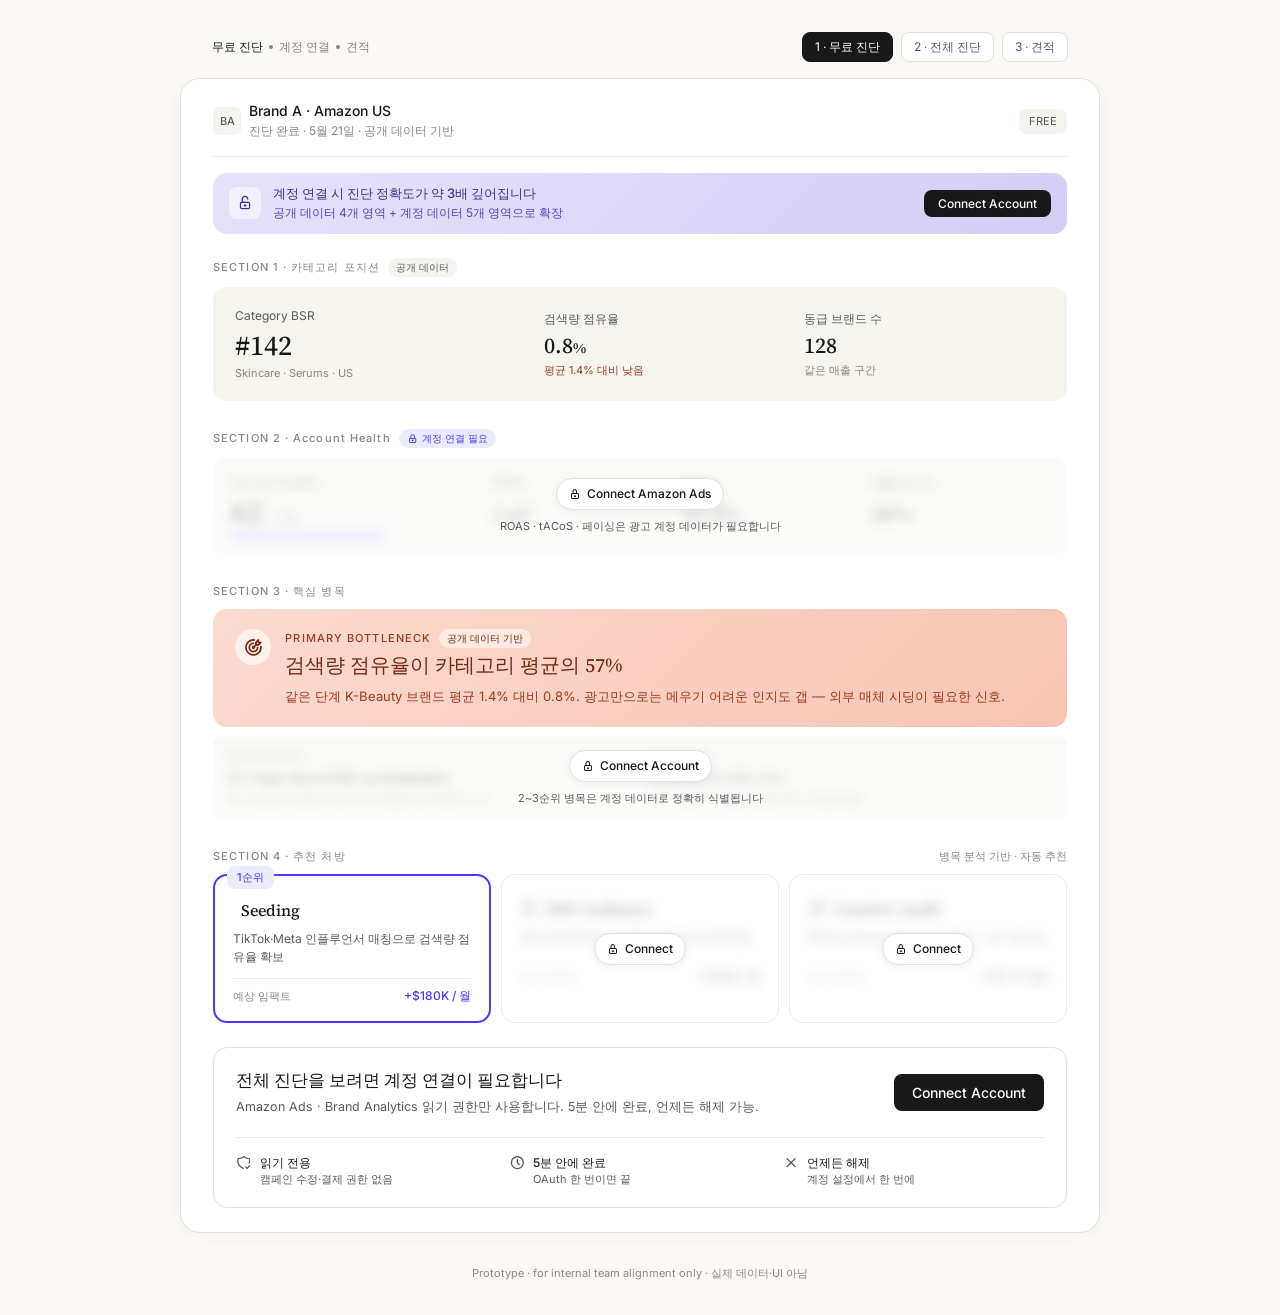
<file: screens/screen-1-free.html>
<!DOCTYPE html>
<html lang="ko">
<head>
<meta charset="UTF-8">
<meta name="viewport" content="width=device-width, initial-scale=1.0">
<title>진단 결과 · Brand A · 무료 진단</title>
<link rel="stylesheet" href="../styles.css">
<link rel="stylesheet" href="../vendor/tabler/tabler-icons.min.css">
<style>
  .locked-card { position: relative; overflow: hidden; }
  .locked-card .blur-overlay {
    position: absolute; inset: 0;
    backdrop-filter: blur(6px);
    -webkit-backdrop-filter: blur(6px);
    background: linear-gradient(180deg, rgba(255,255,255,0.55) 0%, rgba(255,255,255,0.78) 100%);
    display: flex; align-items: center; justify-content: center;
    padding: 12px;
  }
  .unlock-pill {
    display: inline-flex; align-items: center; gap: 6px;
    padding: 6px 12px;
    background: var(--color-background-primary);
    border: 0.5px solid var(--color-border-secondary);
    border-radius: 999px;
    font-size: 12px; font-weight: 500;
    color: var(--color-text-primary);
    box-shadow: 0 2px 8px rgba(0,0,0,0.06);
  }
  .unlock-banner { position: relative; overflow: hidden; }
  .unlock-banner::before {
    content: ""; position: absolute;
    top: 0; left: -100%; width: 100%; height: 100%;
    background: linear-gradient(90deg, transparent, rgba(255,255,255,0.4), transparent);
    animation: shimmer 3.5s infinite;
  }
  @keyframes shimmer { 0% { left: -100%; } 60%, 100% { left: 100%; } }
</style>
</head>
<body>

<header class="proto-header">
  <div class="crumb">
    <span class="current">무료 진단</span>
    <span class="dot"></span>
    <span>계정 연결</span>
    <span class="dot"></span>
    <span>견적</span>
  </div>
  <nav class="nav">
    <a href="screen-1-free.html" class="active">1 · 무료 진단</a>
    <a href="screen-2-connected.html">2 · 전체 진단</a>
    <a href="screen-3-quote.html">3 · 견적</a>
  </nav>
</header>

<main class="canvas">
<h2 class="sr-only">계정 연결 전, 공개 데이터만으로 본 진단 결과. 계정 데이터가 필요한 영역은 blur 처리되어 있다.</h2>

<div style="display: flex; align-items: center; gap: 8px; margin: 0 0 1rem; padding-bottom: 1rem; border-bottom: 0.5px solid var(--color-border-tertiary);">
  <div style="width: 28px; height: 28px; border-radius: 6px; background: var(--color-background-secondary); display: flex; align-items: center; justify-content: center; font-size: 11px; font-weight: 500; color: var(--color-text-secondary);">BA</div>
  <div style="flex: 1;">
    <div style="font-size: 14px; font-weight: 500; color: var(--color-text-primary); line-height: 1.2;">Brand A · Amazon US</div>
    <div style="font-size: 12px; color: var(--color-text-tertiary); margin-top: 2px;">진단 완료 · 5월 21일 · 공개 데이터 기반</div>
  </div>
  <span style="font-size: 11px; padding: 4px 10px; background: var(--color-background-secondary); border-radius: var(--border-radius-md); color: var(--color-text-secondary);">FREE</span>
</div>

<div class="c-purple unlock-banner" style="border-radius: var(--border-radius-lg); padding: 12px 16px; margin: 0 0 1.5rem; display: flex; align-items: center; gap: 12px;">
  <div style="flex-shrink: 0; width: 32px; height: 32px; border-radius: 8px; background: rgba(255,255,255,0.5); display: flex; align-items: center; justify-content: center;">
    <i class="ti ti-lock-open" style="font-size: 16px; color: #3C3489;" aria-hidden="true"></i>
  </div>
  <div style="flex: 1;">
    <div style="font-size: 13px; font-weight: 500; color: #3C3489; line-height: 1.3;">계정 연결 시 진단 정확도가 약 3배 깊어집니다</div>
    <div style="font-size: 12px; color: #534AB7; margin-top: 2px;">공개 데이터 4개 영역 + 계정 데이터 5개 영역으로 확장</div>
  </div>
  <button onclick="connectAccount()" style="font-size: 12px; padding: 6px 14px;">Connect Account</button>
</div>

<!-- SECTION 1 -->
<div style="margin: 0 0 1.75rem;">
  <div style="display: flex; align-items: center; gap: 8px; margin: 0 0 10px;">
    <span style="font-size: 11px; letter-spacing: 0.1em; color: var(--color-text-tertiary); font-weight: 500;">SECTION 1 · 카테고리 포지션</span>
    <span style="font-size: 10px; padding: 2px 8px; background: var(--color-background-secondary); border-radius: 999px; color: var(--color-text-secondary);">공개 데이터</span>
  </div>
  <div style="background: var(--color-background-secondary); border-radius: var(--border-radius-lg); padding: 1.25rem 1.4rem;">
    <div style="display: grid; grid-template-columns: 1.2fr 1fr 1fr; gap: 20px; align-items: center;">
      <div>
        <div style="font-size: 12px; color: var(--color-text-secondary); margin: 0 0 6px;">Category BSR</div>
        <div style="font-family: var(--font-serif); font-size: 28px; font-weight: 500; color: var(--color-text-primary); line-height: 1;">#142</div>
        <div style="font-size: 11px; color: var(--color-text-tertiary); margin-top: 6px;">Skincare · Serums · US</div>
      </div>
      <div>
        <div style="font-size: 12px; color: var(--color-text-secondary); margin: 0 0 6px;">검색량 점유율</div>
        <div style="font-family: var(--font-serif); font-size: 22px; font-weight: 500; color: var(--color-text-primary); line-height: 1;">0.8<span style="font-size: 14px;">%</span></div>
        <div style="font-size: 11px; color: #993C1D; margin-top: 6px;">평균 1.4% 대비 낮음</div>
      </div>
      <div>
        <div style="font-size: 12px; color: var(--color-text-secondary); margin: 0 0 6px;">동급 브랜드 수</div>
        <div style="font-family: var(--font-serif); font-size: 22px; font-weight: 500; color: var(--color-text-primary); line-height: 1;">128</div>
        <div style="font-size: 11px; color: var(--color-text-tertiary); margin-top: 6px;">같은 매출 구간</div>
      </div>
    </div>
  </div>
</div>

<!-- SECTION 2 (LOCKED) -->
<div style="margin: 0 0 1.75rem;">
  <div style="display: flex; align-items: center; gap: 8px; margin: 0 0 10px;">
    <span style="font-size: 11px; letter-spacing: 0.1em; color: var(--color-text-tertiary); font-weight: 500;">SECTION 2 · Account Health</span>
    <span style="font-size: 10px; padding: 2px 8px; background: var(--color-background-info); border-radius: 999px; color: var(--color-text-info); display: inline-flex; align-items: center; gap: 4px;">
      <i class="ti ti-lock" style="font-size: 11px;" aria-hidden="true"></i>계정 연결 필요
    </span>
  </div>
  <div class="locked-card" style="background: var(--color-background-secondary); border-radius: var(--border-radius-lg); padding: 1rem 1.1rem;">
    <div style="display: grid; grid-template-columns: 1.4fr 1fr 1fr 1fr; gap: 12px;">
      <div>
        <div style="font-size: 12px; color: var(--color-text-secondary); margin: 0 0 4px;">Account Health</div>
        <div style="display: flex; align-items: baseline; gap: 6px; margin: 0 0 6px;">
          <span style="font-family: var(--font-serif); font-size: 32px; font-weight: 500; color: var(--color-text-primary); line-height: 1;">62</span>
          <span style="font-size: 13px; color: var(--color-text-secondary);">/ 100</span>
        </div>
        <div style="position: relative; height: 4px; background: var(--color-background-primary); border-radius: 2px; overflow: hidden;">
          <div style="position: absolute; left: 0; top: 0; height: 100%; width: 62%; background: var(--color-text-info);"></div>
        </div>
      </div>
      <div>
        <div style="font-size: 12px; color: var(--color-text-secondary); margin: 0 0 6px;">ROAS</div>
        <div style="font-family: var(--font-serif); font-size: 22px; font-weight: 500; color: var(--color-text-primary);">2.67</div>
      </div>
      <div>
        <div style="font-size: 12px; color: var(--color-text-secondary); margin: 0 0 6px;">tACoS</div>
        <div style="font-family: var(--font-serif); font-size: 22px; font-weight: 500; color: var(--color-text-primary);">12.4%</div>
      </div>
      <div>
        <div style="font-size: 12px; color: var(--color-text-secondary); margin: 0 0 6px;">매출 페이싱</div>
        <div style="font-family: var(--font-serif); font-size: 22px; font-weight: 500; color: var(--color-text-primary);">26%</div>
      </div>
    </div>
    <div class="blur-overlay">
      <div style="text-align: center;">
        <div class="unlock-pill"><i class="ti ti-lock" style="font-size: 12px;" aria-hidden="true"></i>Connect Amazon Ads</div>
        <div style="font-size: 11px; color: var(--color-text-secondary); margin-top: 8px;">ROAS · tACoS · 페이싱은 광고 계정 데이터가 필요합니다</div>
      </div>
    </div>
  </div>
</div>

<!-- SECTION 3 -->
<div style="margin: 0 0 1.75rem;">
  <div style="font-size: 11px; letter-spacing: 0.1em; color: var(--color-text-tertiary); font-weight: 500; margin: 0 0 10px;">SECTION 3 · 핵심 병목</div>
  <div class="c-coral" style="border-radius: var(--border-radius-lg); padding: 1.25rem 1.4rem; margin: 0 0 10px;">
    <div style="display: flex; align-items: flex-start; gap: 14px;">
      <div style="flex-shrink: 0; width: 36px; height: 36px; border-radius: 50%; background: rgba(255,255,255,0.6); display: flex; align-items: center; justify-content: center;">
        <i class="ti ti-target-arrow" style="font-size: 20px; color: #712B13;" aria-hidden="true"></i>
      </div>
      <div style="flex: 1;">
        <div style="display: flex; align-items: center; gap: 8px; margin: 0 0 4px;">
          <span style="font-size: 11px; letter-spacing: 0.1em; color: #993C1D; font-weight: 500;">PRIMARY BOTTLENECK</span>
          <span style="font-size: 10px; padding: 2px 8px; background: rgba(255,255,255,0.5); border-radius: 999px; color: #712B13;">공개 데이터 기반</span>
        </div>
        <h3 style="font-family: var(--font-serif); font-size: 20px; font-weight: 500; margin: 0 0 8px; color: #712B13; line-height: 1.3;">검색량 점유율이 카테고리 평균의 57%</h3>
        <p style="font-size: 13px; line-height: 1.6; margin: 0; color: #993C1D;">
          같은 단계 K-Beauty 브랜드 평균 1.4% 대비 0.8%. 광고만으로는 메우기 어려운 인지도 갭 — 외부 매체 시딩이 필요한 신호.
        </p>
      </div>
    </div>
  </div>
  <div class="locked-card" style="background: var(--color-background-secondary); border-radius: var(--border-radius-md); padding: 12px 14px;">
    <div style="display: grid; grid-template-columns: 1fr 1fr; gap: 16px;">
      <div>
        <div style="font-size: 11px; letter-spacing: 0.1em; color: var(--color-text-tertiary); font-weight: 500; margin: 0 0 4px;">SECONDARY</div>
        <div style="font-size: 13px; font-weight: 500; color: var(--color-text-primary); margin: 0 0 2px;">3% Hyper Boost PDP cannibalization</div>
        <div style="font-size: 12px; color: var(--color-text-secondary); line-height: 1.4;">A+ 비교표가 같은 라인 저가 제품으로 트래픽 누수</div>
      </div>
      <div>
        <div style="font-size: 11px; letter-spacing: 0.1em; color: var(--color-text-tertiary); font-weight: 500; margin: 0 0 4px;">TERTIARY</div>
        <div style="font-size: 13px; font-weight: 500; color: var(--color-text-primary); margin: 0 0 2px;">미구매자 리타겟팅 부재</div>
        <div style="font-size: 12px; color: var(--color-text-secondary); line-height: 1.4;">PDP 방문 후 이탈 트래픽 회수 채널 없음</div>
      </div>
    </div>
    <div class="blur-overlay">
      <div style="text-align: center;">
        <div class="unlock-pill"><i class="ti ti-lock" style="font-size: 12px;" aria-hidden="true"></i>Connect Account</div>
        <div style="font-size: 11px; color: var(--color-text-secondary); margin-top: 8px;">2~3순위 병목은 계정 데이터로 정확히 식별됩니다</div>
      </div>
    </div>
  </div>
</div>

<!-- SECTION 4 -->
<div style="margin: 0 0 1.5rem;">
  <div style="display: flex; align-items: baseline; justify-content: space-between; margin: 0 0 10px;">
    <span style="font-size: 11px; letter-spacing: 0.1em; color: var(--color-text-tertiary); font-weight: 500;">SECTION 4 · 추천 처방</span>
    <span style="font-size: 11px; color: var(--color-text-tertiary);">병목 분석 기반 · 자동 추천</span>
  </div>
  <div style="display: grid; grid-template-columns: 1fr 1fr 1fr; gap: 10px;">
    <div style="background: var(--color-background-primary); border: 2px solid var(--color-border-info); border-radius: var(--border-radius-lg); padding: 1rem 1.1rem; position: relative;">
      <span style="position: absolute; top: -10px; left: 12px; font-size: 11px; padding: 3px 10px; background: var(--color-background-info); color: var(--color-text-info); border-radius: var(--border-radius-md); font-weight: 500;">1순위</span>
      <div style="display: flex; align-items: center; gap: 8px; margin: 6px 0 8px;">
        <i class="ti ti-seedling" style="font-size: 18px; color: var(--color-text-info);" aria-hidden="true"></i>
        <span style="font-family: var(--font-serif); font-size: 16px; font-weight: 500; color: var(--color-text-primary);">Seeding</span>
      </div>
      <p style="font-size: 12px; line-height: 1.5; color: var(--color-text-secondary); margin: 0 0 12px;">TikTok·Meta 인플루언서 매칭으로 검색량 점유율 확보</p>
      <div style="display: flex; align-items: center; justify-content: space-between; padding-top: 8px; border-top: 0.5px solid var(--color-border-tertiary);">
        <span style="font-size: 11px; color: var(--color-text-tertiary);">예상 임팩트</span>
        <span style="font-size: 12px; font-weight: 500; color: var(--color-text-info);">+$180K / 월</span>
      </div>
    </div>
    <div class="locked-card" style="background: var(--color-background-primary); border: 0.5px solid var(--color-border-tertiary); border-radius: var(--border-radius-lg); padding: 1rem 1.1rem;">
      <div style="display: flex; align-items: center; gap: 8px; margin: 6px 0 8px;">
        <i class="ti ti-users" style="font-size: 18px; color: var(--color-text-secondary);" aria-hidden="true"></i>
        <span style="font-family: var(--font-serif); font-size: 16px; font-weight: 500; color: var(--color-text-primary);">DSP Audience</span>
      </div>
      <p style="font-size: 12px; line-height: 1.5; color: var(--color-text-secondary); margin: 0 0 12px;">외부 트래픽 회수 + PDP 미구매자 리타겟팅</p>
      <div style="display: flex; align-items: center; justify-content: space-between; padding-top: 8px; border-top: 0.5px solid var(--color-border-tertiary);">
        <span style="font-size: 11px; color: var(--color-text-tertiary);">예상 임팩트</span>
        <span style="font-size: 12px; font-weight: 500;">+$45K / 월</span>
      </div>
      <div class="blur-overlay"><div class="unlock-pill"><i class="ti ti-lock" style="font-size: 12px;" aria-hidden="true"></i>Connect</div></div>
    </div>
    <div class="locked-card" style="background: var(--color-background-primary); border: 0.5px solid var(--color-border-tertiary); border-radius: var(--border-radius-lg); padding: 1rem 1.1rem;">
      <div style="display: flex; align-items: center; gap: 8px; margin: 6px 0 8px;">
        <i class="ti ti-wand" style="font-size: 18px; color: var(--color-text-secondary);" aria-hidden="true"></i>
        <span style="font-family: var(--font-serif); font-size: 16px; font-weight: 500; color: var(--color-text-primary);">Creative Audit</span>
      </div>
      <p style="font-size: 12px; line-height: 1.5; color: var(--color-text-secondary); margin: 0 0 12px;">PDP cannibalization 자동 탐지 + A+ 재구성</p>
      <div style="display: flex; align-items: center; justify-content: space-between; padding-top: 8px; border-top: 0.5px solid var(--color-border-tertiary);">
        <span style="font-size: 11px; color: var(--color-text-tertiary);">예상 임팩트</span>
        <span style="font-size: 12px; font-weight: 500;">CVR +2.1pp</span>
      </div>
      <div class="blur-overlay"><div class="unlock-pill"><i class="ti ti-lock" style="font-size: 12px;" aria-hidden="true"></i>Connect</div></div>
    </div>
  </div>
</div>

<!-- Final CTA -->
<div style="background: var(--color-background-primary); border: 0.5px solid var(--color-border-secondary); border-radius: var(--border-radius-lg); padding: 1.25rem 1.4rem;">
  <div style="display: flex; align-items: center; gap: 14px;">
    <div style="flex: 1;">
      <h4 style="font-family: var(--font-serif); font-size: 17px; font-weight: 500; margin: 0 0 4px; color: var(--color-text-primary);">전체 진단을 보려면 계정 연결이 필요합니다</h4>
      <p style="font-size: 12.5px; color: var(--color-text-secondary); margin: 0; line-height: 1.5;">
        Amazon Ads · Brand Analytics 읽기 권한만 사용합니다. 5분 안에 완료, 언제든 해제 가능.
      </p>
    </div>
    <button onclick="connectAccount()" style="font-size: 14px; padding: 10px 18px; white-space: nowrap;">Connect Account</button>
  </div>
  <div style="display: grid; grid-template-columns: repeat(3, 1fr); gap: 12px; margin-top: 1.25rem; padding-top: 1rem; border-top: 0.5px solid var(--color-border-tertiary);">
    <div style="display: flex; align-items: flex-start; gap: 8px;">
      <i class="ti ti-shield-check" style="font-size: 16px; color: var(--color-text-secondary); margin-top: 1px;" aria-hidden="true"></i>
      <div>
        <div style="font-size: 12px; font-weight: 500; color: var(--color-text-primary);">읽기 전용</div>
        <div style="font-size: 11px; color: var(--color-text-secondary); line-height: 1.4;">캠페인 수정·결제 권한 없음</div>
      </div>
    </div>
    <div style="display: flex; align-items: flex-start; gap: 8px;">
      <i class="ti ti-clock" style="font-size: 16px; color: var(--color-text-secondary); margin-top: 1px;" aria-hidden="true"></i>
      <div>
        <div style="font-size: 12px; font-weight: 500; color: var(--color-text-primary);">5분 안에 완료</div>
        <div style="font-size: 11px; color: var(--color-text-secondary); line-height: 1.4;">OAuth 한 번이면 끝</div>
      </div>
    </div>
    <div style="display: flex; align-items: flex-start; gap: 8px;">
      <i class="ti ti-x" style="font-size: 16px; color: var(--color-text-secondary); margin-top: 1px;" aria-hidden="true"></i>
      <div>
        <div style="font-size: 12px; font-weight: 500; color: var(--color-text-primary);">언제든 해제</div>
        <div style="font-size: 11px; color: var(--color-text-secondary); line-height: 1.4;">계정 설정에서 한 번에</div>
      </div>
    </div>
  </div>
</div>

</main>

<footer class="proto-footer">
  Prototype · for internal team alignment only · 실제 데이터·UI 아님
</footer>

<script>
  function connectAccount() {
    window.location.href = 'screen-2-connected.html';
  }
</script>

</body>
</html>
</file>
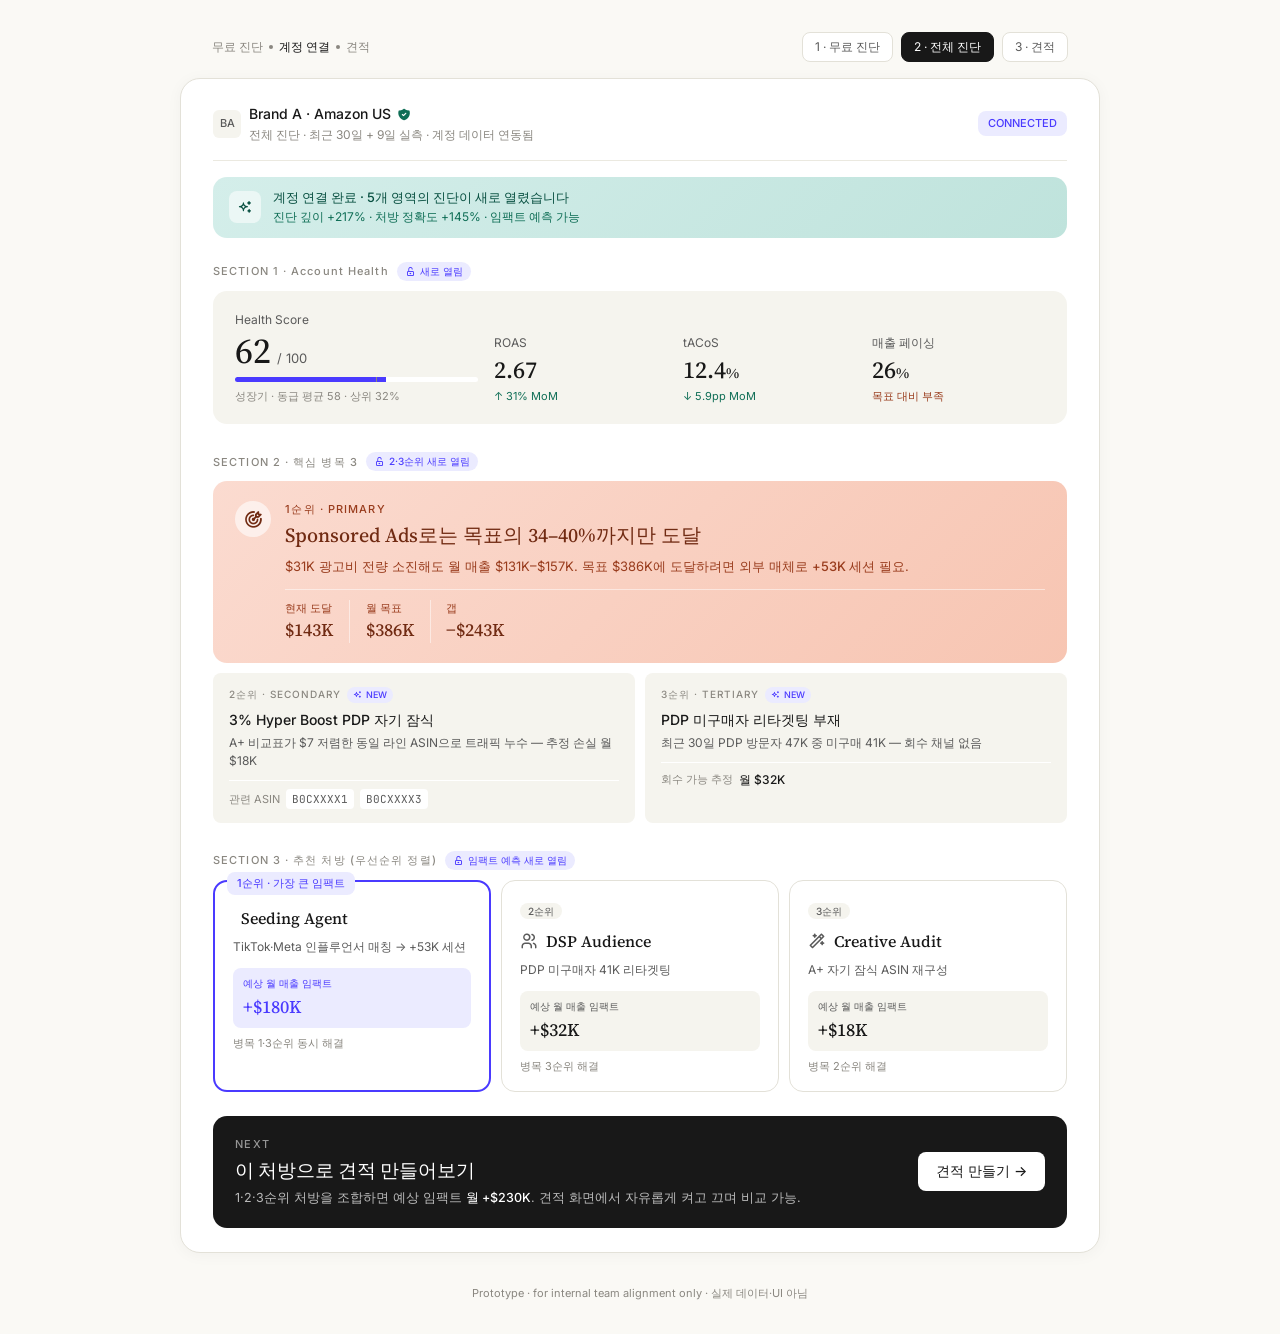
<file: screens/screen-2-connected.html>
<!DOCTYPE html>
<html lang="ko">
<head>
<meta charset="UTF-8">
<meta name="viewport" content="width=device-width, initial-scale=1.0">
<title>전체 진단 · Brand A · 계정 연결됨</title>
<link rel="stylesheet" href="../styles.css">
<link rel="stylesheet" href="../vendor/tabler/tabler-icons.min.css">
<style>
  @keyframes slideIn {
    from { opacity: 0; transform: translateY(-4px); }
    to { opacity: 1; transform: translateY(0); }
  }
  .just-unlocked { animation: slideIn 0.4s ease-out; }
  .reveal-tag {
    display: inline-flex; align-items: center; gap: 4px;
    font-size: 10px; padding: 2px 8px;
    background: var(--color-background-info);
    border-radius: 999px;
    color: var(--color-text-info);
    font-weight: 500;
  }
</style>
</head>
<body>

<header class="proto-header">
  <div class="crumb">
    <span>무료 진단</span>
    <span class="dot"></span>
    <span class="current">계정 연결</span>
    <span class="dot"></span>
    <span>견적</span>
  </div>
  <nav class="nav">
    <a href="screen-1-free.html">1 · 무료 진단</a>
    <a href="screen-2-connected.html" class="active">2 · 전체 진단</a>
    <a href="screen-3-quote.html">3 · 견적</a>
  </nav>
</header>

<main class="canvas">
<h2 class="sr-only">계정 연결 후 전체 진단 결과 — 이전에 가려진 5개 영역이 새로 열렸다.</h2>

<div style="display: flex; align-items: center; gap: 8px; margin: 0 0 1rem; padding-bottom: 1rem; border-bottom: 0.5px solid var(--color-border-tertiary);">
  <div style="width: 28px; height: 28px; border-radius: 6px; background: var(--color-background-secondary); display: flex; align-items: center; justify-content: center; font-size: 11px; font-weight: 500; color: var(--color-text-secondary);">BA</div>
  <div style="flex: 1;">
    <div style="display: flex; align-items: center; gap: 6px;">
      <span style="font-size: 14px; font-weight: 500; color: var(--color-text-primary);">Brand A · Amazon US</span>
      <i class="ti ti-shield-check-filled" style="font-size: 14px; color: #0F6E56;" aria-hidden="true" title="계정 연결됨"></i>
    </div>
    <div style="font-size: 12px; color: var(--color-text-tertiary); margin-top: 2px;">전체 진단 · 최근 30일 + 9일 실측 · 계정 데이터 연동됨</div>
  </div>
  <span style="font-size: 11px; padding: 4px 10px; background: var(--color-background-info); border-radius: var(--border-radius-md); color: var(--color-text-info); font-weight: 500;">CONNECTED</span>
</div>

<div class="just-unlocked c-teal" style="border-radius: var(--border-radius-lg); padding: 12px 16px; margin: 0 0 1.5rem; display: flex; align-items: center; gap: 12px;">
  <div style="flex-shrink: 0; width: 32px; height: 32px; border-radius: 8px; background: rgba(255,255,255,0.55); display: flex; align-items: center; justify-content: center;">
    <i class="ti ti-sparkles" style="font-size: 16px; color: #085041;" aria-hidden="true"></i>
  </div>
  <div style="flex: 1;">
    <div style="font-size: 13px; font-weight: 500; color: #085041; line-height: 1.3;">계정 연결 완료 · 5개 영역의 진단이 새로 열렸습니다</div>
    <div style="font-size: 12px; color: #0F6E56; margin-top: 2px;">진단 깊이 +217% · 처방 정확도 +145% · 임팩트 예측 가능</div>
  </div>
</div>

<!-- SECTION 1 -->
<div style="margin: 0 0 1.75rem;">
  <div style="display: flex; align-items: center; gap: 8px; margin: 0 0 10px;">
    <span style="font-size: 11px; letter-spacing: 0.1em; color: var(--color-text-tertiary); font-weight: 500;">SECTION 1 · Account Health</span>
    <span class="reveal-tag"><i class="ti ti-lock-open" style="font-size: 11px;" aria-hidden="true"></i>새로 열림</span>
  </div>
  <div style="background: var(--color-background-secondary); border-radius: var(--border-radius-lg); padding: 1.25rem 1.4rem;">
    <div style="display: grid; grid-template-columns: 1.4fr 1fr 1fr 1fr; gap: 16px; align-items: end;">
      <div>
        <div style="font-size: 12px; color: var(--color-text-secondary); margin: 0 0 4px;">Health Score</div>
        <div style="display: flex; align-items: baseline; gap: 6px; margin: 0 0 8px;">
          <span style="font-family: var(--font-serif); font-size: 36px; font-weight: 500; color: var(--color-text-primary); line-height: 1;">62</span>
          <span style="font-size: 13px; color: var(--color-text-secondary);">/ 100</span>
        </div>
        <div style="position: relative; height: 5px; background: var(--color-background-primary); border-radius: 3px; overflow: hidden;">
          <div style="position: absolute; left: 0; top: 0; height: 100%; width: 62%; background: var(--color-text-info);"></div>
          <div style="position: absolute; left: 58%; top: -3px; bottom: -3px; width: 1px; background: var(--color-text-tertiary);"></div>
        </div>
        <div style="font-size: 11px; color: var(--color-text-tertiary); margin-top: 6px;">성장기 · 동급 평균 58 · 상위 32%</div>
      </div>
      <div>
        <div style="font-size: 12px; color: var(--color-text-secondary); margin: 0 0 6px;">ROAS</div>
        <div style="font-family: var(--font-serif); font-size: 24px; font-weight: 500; color: var(--color-text-primary); line-height: 1;">2.67</div>
        <div style="font-size: 11px; color: #0F6E56; margin-top: 6px;">↑ 31% MoM</div>
      </div>
      <div>
        <div style="font-size: 12px; color: var(--color-text-secondary); margin: 0 0 6px;">tACoS</div>
        <div style="font-family: var(--font-serif); font-size: 24px; font-weight: 500; color: var(--color-text-primary); line-height: 1;">12.4<span style="font-size: 14px;">%</span></div>
        <div style="font-size: 11px; color: #0F6E56; margin-top: 6px;">↓ 5.9pp MoM</div>
      </div>
      <div>
        <div style="font-size: 12px; color: var(--color-text-secondary); margin: 0 0 6px;">매출 페이싱</div>
        <div style="font-family: var(--font-serif); font-size: 24px; font-weight: 500; color: var(--color-text-primary); line-height: 1;">26<span style="font-size: 14px;">%</span></div>
        <div style="font-size: 11px; color: #993C1D; margin-top: 6px;">목표 대비 부족</div>
      </div>
    </div>
  </div>
</div>

<!-- SECTION 2 -->
<div style="margin: 0 0 1.75rem;">
  <div style="display: flex; align-items: center; gap: 8px; margin: 0 0 10px;">
    <span style="font-size: 11px; letter-spacing: 0.1em; color: var(--color-text-tertiary); font-weight: 500;">SECTION 2 · 핵심 병목 3</span>
    <span class="reveal-tag"><i class="ti ti-lock-open" style="font-size: 11px;" aria-hidden="true"></i>2·3순위 새로 열림</span>
  </div>
  <div class="c-coral" style="border-radius: var(--border-radius-lg); padding: 1.25rem 1.4rem; margin: 0 0 10px;">
    <div style="display: flex; align-items: flex-start; gap: 14px;">
      <div style="flex-shrink: 0; width: 36px; height: 36px; border-radius: 50%; background: rgba(255,255,255,0.6); display: flex; align-items: center; justify-content: center;">
        <i class="ti ti-target-arrow" style="font-size: 20px; color: #712B13;" aria-hidden="true"></i>
      </div>
      <div style="flex: 1;">
        <div style="font-size: 11px; letter-spacing: 0.1em; color: #993C1D; font-weight: 500; margin: 0 0 4px;">1순위 · PRIMARY</div>
        <h3 style="font-family: var(--font-serif); font-size: 20px; font-weight: 500; margin: 0 0 8px; color: #712B13; line-height: 1.3;">Sponsored Ads로는 목표의 34–40%까지만 도달</h3>
        <p style="font-size: 13px; line-height: 1.6; margin: 0 0 12px; color: #993C1D;">
          $31K 광고비 전량 소진해도 월 매출 $131K–$157K. 목표 $386K에 도달하려면 외부 매체로 <strong style="font-weight: 500;">+53K 세션</strong> 필요.
        </p>
        <div style="display: flex; gap: 16px; padding-top: 10px; border-top: 0.5px solid rgba(255,255,255,0.5);">
          <div><div style="font-size: 11px; color: #993C1D;">현재 도달</div><div style="font-family: var(--font-serif); font-size: 18px; font-weight: 500; color: #712B13;">$143K</div></div>
          <div style="width: 0.5px; background: rgba(255,255,255,0.5);"></div>
          <div><div style="font-size: 11px; color: #993C1D;">월 목표</div><div style="font-family: var(--font-serif); font-size: 18px; font-weight: 500; color: #712B13;">$386K</div></div>
          <div style="width: 0.5px; background: rgba(255,255,255,0.5);"></div>
          <div><div style="font-size: 11px; color: #993C1D;">갭</div><div style="font-family: var(--font-serif); font-size: 18px; font-weight: 500; color: #712B13;">−$243K</div></div>
        </div>
      </div>
    </div>
  </div>
  <div style="display: grid; grid-template-columns: 1fr 1fr; gap: 10px;">
    <div style="background: var(--color-background-secondary); border-radius: var(--border-radius-md); padding: 14px 16px;">
      <div style="display: flex; align-items: center; gap: 6px; margin: 0 0 6px;">
        <span style="font-size: 10px; letter-spacing: 0.1em; color: var(--color-text-tertiary); font-weight: 500;">2순위 · SECONDARY</span>
        <span class="reveal-tag" style="padding: 1px 6px; font-size: 9px;"><i class="ti ti-sparkles" style="font-size: 9px;" aria-hidden="true"></i>NEW</span>
      </div>
      <div style="font-size: 14px; font-weight: 500; color: var(--color-text-primary); margin: 0 0 4px;">3% Hyper Boost PDP 자기 잠식</div>
      <p style="font-size: 12px; color: var(--color-text-secondary); line-height: 1.5; margin: 0 0 10px;">
        A+ 비교표가 $7 저렴한 동일 라인 ASIN으로 트래픽 누수 — 추정 손실 월 $18K
      </p>
      <div style="display: flex; align-items: center; gap: 6px; padding-top: 8px; border-top: 0.5px solid var(--color-background-primary);">
        <span style="font-size: 11px; color: var(--color-text-tertiary);">관련 ASIN</span>
        <code style="font-size: 11px; padding: 2px 6px; background: var(--color-background-primary); border-radius: 4px; color: var(--color-text-secondary);">B0CXXXX1</code>
        <code style="font-size: 11px; padding: 2px 6px; background: var(--color-background-primary); border-radius: 4px; color: var(--color-text-secondary);">B0CXXXX3</code>
      </div>
    </div>
    <div style="background: var(--color-background-secondary); border-radius: var(--border-radius-md); padding: 14px 16px;">
      <div style="display: flex; align-items: center; gap: 6px; margin: 0 0 6px;">
        <span style="font-size: 10px; letter-spacing: 0.1em; color: var(--color-text-tertiary); font-weight: 500;">3순위 · TERTIARY</span>
        <span class="reveal-tag" style="padding: 1px 6px; font-size: 9px;"><i class="ti ti-sparkles" style="font-size: 9px;" aria-hidden="true"></i>NEW</span>
      </div>
      <div style="font-size: 14px; font-weight: 500; color: var(--color-text-primary); margin: 0 0 4px;">PDP 미구매자 리타겟팅 부재</div>
      <p style="font-size: 12px; color: var(--color-text-secondary); line-height: 1.5; margin: 0 0 10px;">
        최근 30일 PDP 방문자 47K 중 미구매 41K — 회수 채널 없음
      </p>
      <div style="display: flex; align-items: center; gap: 6px; padding-top: 8px; border-top: 0.5px solid var(--color-background-primary);">
        <span style="font-size: 11px; color: var(--color-text-tertiary);">회수 가능 추정</span>
        <span style="font-size: 12px; font-weight: 500; color: var(--color-text-primary);">월 $32K</span>
      </div>
    </div>
  </div>
</div>

<!-- SECTION 3 -->
<div style="margin: 0 0 1.5rem;">
  <div style="display: flex; align-items: baseline; justify-content: space-between; margin: 0 0 10px;">
    <div style="display: flex; align-items: center; gap: 8px;">
      <span style="font-size: 11px; letter-spacing: 0.1em; color: var(--color-text-tertiary); font-weight: 500;">SECTION 3 · 추천 처방 (우선순위 정렬)</span>
      <span class="reveal-tag"><i class="ti ti-lock-open" style="font-size: 11px;" aria-hidden="true"></i>임팩트 예측 새로 열림</span>
    </div>
  </div>
  <div style="display: grid; grid-template-columns: 1fr 1fr 1fr; gap: 10px;">
    <div style="background: var(--color-background-primary); border: 2px solid var(--color-border-info); border-radius: var(--border-radius-lg); padding: 1rem 1.1rem; position: relative;">
      <span style="position: absolute; top: -10px; left: 12px; font-size: 11px; padding: 3px 10px; background: var(--color-background-info); color: var(--color-text-info); border-radius: var(--border-radius-md); font-weight: 500;">1순위 · 가장 큰 임팩트</span>
      <div style="display: flex; align-items: center; gap: 8px; margin: 8px 0;">
        <i class="ti ti-seedling" style="font-size: 18px; color: var(--color-text-info);" aria-hidden="true"></i>
        <span style="font-family: var(--font-serif); font-size: 16px; font-weight: 500; color: var(--color-text-primary);">Seeding Agent</span>
      </div>
      <p style="font-size: 12px; line-height: 1.5; color: var(--color-text-secondary); margin: 0 0 12px;">TikTok·Meta 인플루언서 매칭 → +53K 세션</p>
      <div style="background: var(--color-background-info); border-radius: var(--border-radius-md); padding: 8px 10px; margin: 0 0 8px;">
        <div style="font-size: 10px; color: var(--color-text-info); margin: 0 0 2px;">예상 월 매출 임팩트</div>
        <div style="font-family: var(--font-serif); font-size: 18px; font-weight: 500; color: var(--color-text-info);">+$180K</div>
      </div>
      <div style="font-size: 11px; color: var(--color-text-tertiary); line-height: 1.4;">병목 1·3순위 동시 해결</div>
    </div>
    <div style="background: var(--color-background-primary); border: 0.5px solid var(--color-border-secondary); border-radius: var(--border-radius-lg); padding: 1rem 1.1rem;">
      <span style="font-size: 10px; padding: 2px 8px; background: var(--color-background-secondary); color: var(--color-text-secondary); border-radius: var(--border-radius-md); font-weight: 500;">2순위</span>
      <div style="display: flex; align-items: center; gap: 8px; margin: 8px 0;">
        <i class="ti ti-users" style="font-size: 18px; color: var(--color-text-secondary);" aria-hidden="true"></i>
        <span style="font-family: var(--font-serif); font-size: 16px; font-weight: 500; color: var(--color-text-primary);">DSP Audience</span>
      </div>
      <p style="font-size: 12px; line-height: 1.5; color: var(--color-text-secondary); margin: 0 0 12px;">PDP 미구매자 41K 리타겟팅</p>
      <div style="background: var(--color-background-secondary); border-radius: var(--border-radius-md); padding: 8px 10px; margin: 0 0 8px;">
        <div style="font-size: 10px; color: var(--color-text-secondary); margin: 0 0 2px;">예상 월 매출 임팩트</div>
        <div style="font-family: var(--font-serif); font-size: 18px; font-weight: 500; color: var(--color-text-primary);">+$32K</div>
      </div>
      <div style="font-size: 11px; color: var(--color-text-tertiary); line-height: 1.4;">병목 3순위 해결</div>
    </div>
    <div style="background: var(--color-background-primary); border: 0.5px solid var(--color-border-secondary); border-radius: var(--border-radius-lg); padding: 1rem 1.1rem;">
      <span style="font-size: 10px; padding: 2px 8px; background: var(--color-background-secondary); color: var(--color-text-secondary); border-radius: var(--border-radius-md); font-weight: 500;">3순위</span>
      <div style="display: flex; align-items: center; gap: 8px; margin: 8px 0;">
        <i class="ti ti-wand" style="font-size: 18px; color: var(--color-text-secondary);" aria-hidden="true"></i>
        <span style="font-family: var(--font-serif); font-size: 16px; font-weight: 500; color: var(--color-text-primary);">Creative Audit</span>
      </div>
      <p style="font-size: 12px; line-height: 1.5; color: var(--color-text-secondary); margin: 0 0 12px;">A+ 자기 잠식 ASIN 재구성</p>
      <div style="background: var(--color-background-secondary); border-radius: var(--border-radius-md); padding: 8px 10px; margin: 0 0 8px;">
        <div style="font-size: 10px; color: var(--color-text-secondary); margin: 0 0 2px;">예상 월 매출 임팩트</div>
        <div style="font-family: var(--font-serif); font-size: 18px; font-weight: 500; color: var(--color-text-primary);">+$18K</div>
      </div>
      <div style="font-size: 11px; color: var(--color-text-tertiary); line-height: 1.4;">병목 2순위 해결</div>
    </div>
  </div>
</div>

<!-- Next action -->
<div style="background: var(--color-text-primary); border-radius: var(--border-radius-lg); padding: 1.25rem 1.4rem; color: var(--color-background-primary);">
  <div style="display: flex; align-items: center; gap: 16px;">
    <div style="flex: 1;">
      <div style="font-size: 11px; letter-spacing: 0.1em; color: rgba(255,255,255,0.55); font-weight: 500; margin: 0 0 6px;">NEXT</div>
      <h4 style="font-family: var(--font-serif); font-size: 19px; font-weight: 500; margin: 0 0 6px; color: var(--color-background-primary); line-height: 1.3;">
        이 처방으로 견적 만들어보기
      </h4>
      <p style="font-size: 12.5px; color: rgba(255,255,255,0.7); margin: 0; line-height: 1.5;">
        1·2·3순위 처방을 조합하면 예상 임팩트 <strong style="font-weight: 500; color: var(--color-background-primary);">월 +$230K</strong>. 견적 화면에서 자유롭게 켜고 끄며 비교 가능.
      </p>
    </div>
    <button onclick="window.location.href='screen-3-quote.html'" style="background: var(--color-background-primary); color: var(--color-text-primary); font-size: 14px; padding: 10px 18px; white-space: nowrap; font-weight: 500;">
      견적 만들기 →
    </button>
  </div>
</div>

</main>

<footer class="proto-footer">
  Prototype · for internal team alignment only · 실제 데이터·UI 아님
</footer>

</body>
</html>
</file>
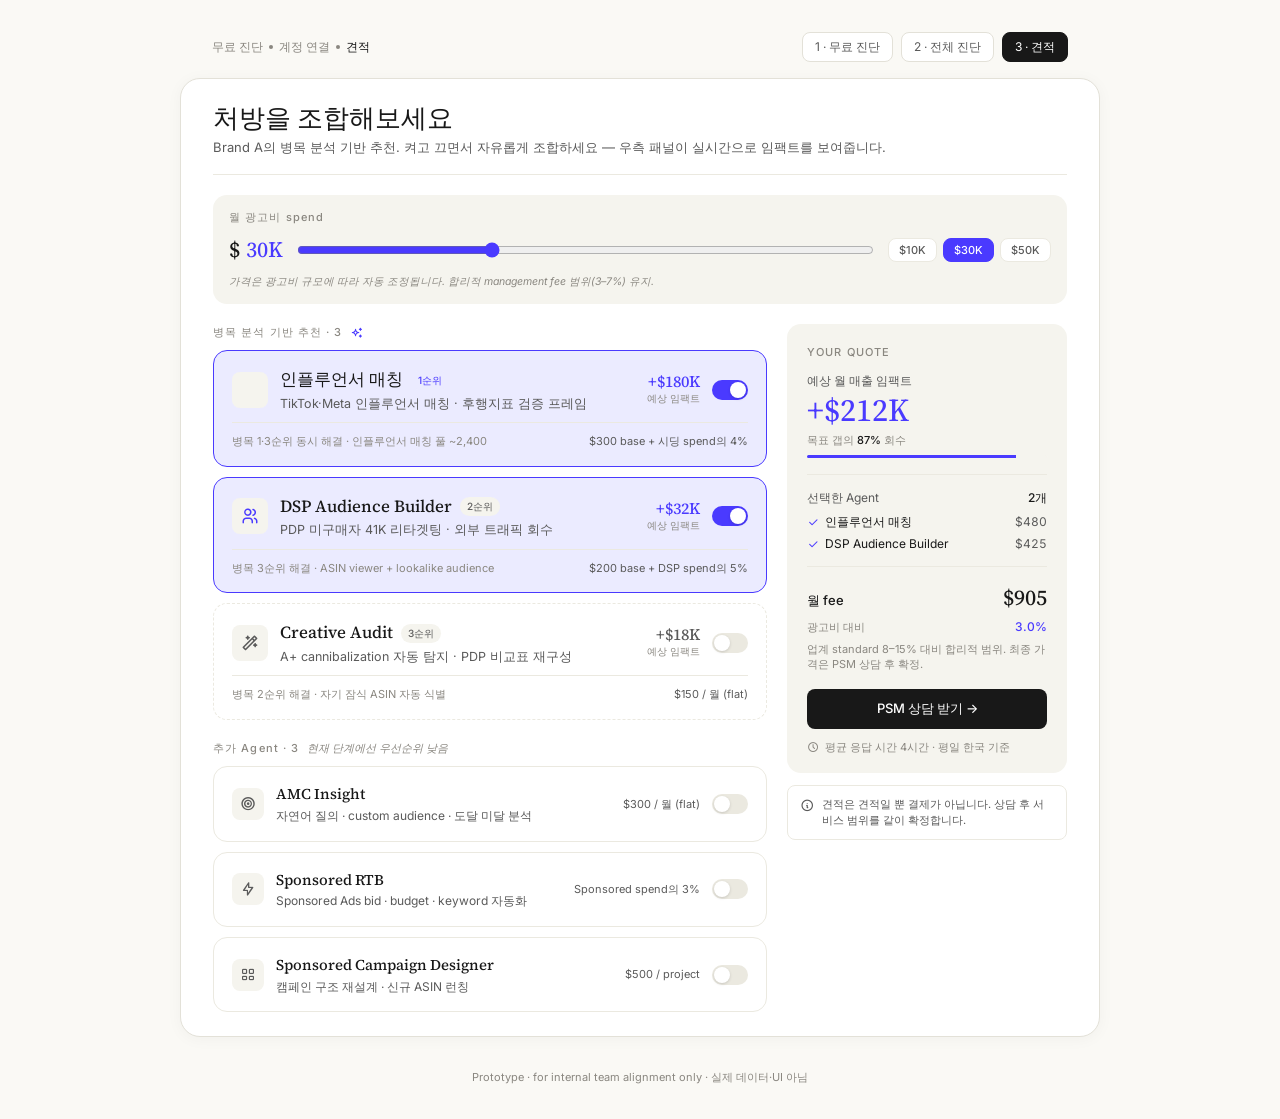
<file: screens/screen-3-quote.html>
<!DOCTYPE html>
<html lang="ko">
<head>
<meta charset="UTF-8">
<meta name="viewport" content="width=device-width, initial-scale=1.0">
<title>견적 만들기 · Brand A</title>
<meta name="robots" content="noindex, nofollow">
<link rel="stylesheet" href="../styles.css">
<link rel="stylesheet" href="../vendor/tabler/tabler-icons.min.css">
<style>
  .agent-card {
    background: var(--color-background-primary);
    border: 0.5px solid var(--color-border-tertiary);
    border-radius: var(--border-radius-lg);
    padding: 1rem 1.1rem;
    transition: all 0.2s ease;
  }
  .agent-card[data-on="true"] {
    border-color: var(--color-border-info);
    background: var(--color-background-info);
  }
  .agent-card[data-on="false"][data-recommended="true"] {
    border-style: dashed;
  }
  .toggle {
    position: relative;
    width: 36px; height: 20px;
    background: var(--color-border-tertiary);
    border-radius: 999px;
    cursor: pointer;
    transition: background 0.2s ease;
    border: none;
    flex-shrink: 0;
    padding: 0;
  }
  .toggle::after {
    content: "";
    position: absolute;
    top: 2px; left: 2px;
    width: 16px; height: 16px;
    background: var(--color-background-primary);
    border-radius: 50%;
    transition: left 0.2s ease;
    box-shadow: 0 1px 3px rgba(0,0,0,0.15);
  }
  .toggle[data-on="true"] { background: var(--color-text-info); }
  .toggle[data-on="true"]::after { left: 18px; }
  .toggle:hover { opacity: 1; }

  .impact-bar {
    height: 3px;
    background: var(--color-background-secondary);
    border-radius: 2px;
    overflow: hidden;
    position: relative;
  }
  .impact-bar > div {
    position: absolute;
    left: 0; top: 0;
    height: 100%;
    background: var(--color-text-info);
    transition: width 0.4s ease;
  }

  .spend-input-wrap {
    background: var(--color-background-secondary);
    border-radius: var(--border-radius-lg);
    padding: 14px 16px;
    margin: 0 0 1.25rem;
  }
  .spend-input-wrap label {
    display: block;
    font-size: 11px;
    letter-spacing: 0.1em;
    color: var(--color-text-tertiary);
    font-weight: 500;
    margin: 0 0 8px;
  }
  .spend-controls {
    display: flex;
    align-items: center;
    gap: 12px;
    flex-wrap: wrap;
  }
  .spend-controls > div {
    display: flex;
    align-items: baseline;
    gap: 6px;
  }
  .spend-prefix {
    font-family: var(--font-serif);
    font-size: 22px;
    font-weight: 500;
    color: var(--color-text-primary);
  }
  .spend-controls input[type="range"] {
    flex: 1;
    min-width: 200px;
    accent-color: var(--color-text-info);
  }
  .spend-preset {
    display: flex;
    gap: 4px;
  }
  .spend-preset button {
    background: var(--color-background-primary);
    color: var(--color-text-secondary);
    border: 0.5px solid var(--color-border-tertiary);
    font-size: 11px;
    padding: 4px 10px;
    border-radius: var(--border-radius-md);
    cursor: pointer;
  }
  .spend-preset button.active {
    background: var(--color-text-info);
    color: var(--color-background-primary);
    border-color: var(--color-text-info);
  }
  .price-note {
    font-size: 10.5px;
    color: var(--color-text-tertiary);
    font-style: italic;
    margin-top: 2px;
  }
</style>
</head>
<body>

<header class="proto-header">
  <div class="crumb">
    <span>무료 진단</span>
    <span class="dot"></span>
    <span>계정 연결</span>
    <span class="dot"></span>
    <span class="current">견적</span>
  </div>
  <nav class="nav">
    <a href="screen-1-free.html">1 · 무료 진단</a>
    <a href="screen-2-connected.html">2 · 전체 진단</a>
    <a href="screen-3-quote.html" class="active">3 · 견적</a>
  </nav>
</header>

<main class="canvas">
<h2 class="sr-only">처방을 켜고 끄며 견적과 예상 임팩트를 실시간으로 확인할 수 있는 인터랙티브 화면.</h2>

<div style="margin: 0 0 1.25rem; padding-bottom: 1rem; border-bottom: 0.5px solid var(--color-border-tertiary);">
  <h1 style="font-family: var(--font-serif); font-size: 26px; font-weight: 500; margin: 0 0 4px; color: var(--color-text-primary); line-height: 1.2;">처방을 조합해보세요</h1>
  <p style="font-size: 13px; color: var(--color-text-secondary); margin: 0; line-height: 1.5;">
    Brand A의 병목 분석 기반 추천. 켜고 끄면서 자유롭게 조합하세요 — 우측 패널이 실시간으로 임팩트를 보여줍니다.
  </p>
</div>

<!-- AD SPEND INPUT -->
<div class="spend-input-wrap">
  <label>월 광고비 spend</label>
  <div class="spend-controls">
    <div>
      <span class="spend-prefix">$</span>
      <span id="spend-display" class="spend-prefix" style="color: var(--color-text-info);">30K</span>
    </div>
    <input type="range" id="spend-slider" min="5" max="80" value="30" step="5">
    <div class="spend-preset">
      <button data-spend="10">$10K</button>
      <button data-spend="30" class="active">$30K</button>
      <button data-spend="50">$50K</button>
    </div>
  </div>
  <div class="price-note" style="margin-top: 8px;">
    가격은 광고비 규모에 따라 자동 조정됩니다. 합리적 management fee 범위(3–7%) 유지.
  </div>
</div>

<div style="display: grid; grid-template-columns: 1fr 280px; gap: 20px; align-items: flex-start;">

  <!-- LEFT -->
  <div>
    <div style="margin: 0 0 1.25rem;">
      <div style="display: flex; align-items: center; gap: 8px; margin: 0 0 10px;">
        <span style="font-size: 11px; letter-spacing: 0.1em; color: var(--color-text-tertiary); font-weight: 500;">병목 분석 기반 추천 · 3</span>
        <i class="ti ti-sparkles" style="font-size: 13px; color: var(--color-text-info);" aria-hidden="true"></i>
      </div>
      <div style="display: flex; flex-direction: column; gap: 10px;">

        <div class="agent-card" data-on="true" data-recommended="true" data-impact="180"
             data-id="seeding" data-pricing="seeding">
          <div style="display: flex; align-items: center; gap: 12px;">
            <div style="flex-shrink: 0; width: 36px; height: 36px; border-radius: 8px; background: var(--color-background-secondary); display: flex; align-items: center; justify-content: center;">
              <i class="ti ti-seedling" style="font-size: 18px; color: var(--color-text-info);" aria-hidden="true"></i>
            </div>
            <div style="flex: 1; min-width: 0;">
              <div style="display: flex; align-items: center; gap: 8px; margin: 0 0 2px;">
                <span style="font-family: var(--font-serif); font-size: 17px; font-weight: 500; color: var(--color-text-primary);">인플루언서 매칭</span>
                <span style="font-size: 10px; padding: 2px 7px; background: var(--color-background-info); color: var(--color-text-info); border-radius: 999px; font-weight: 500;">1순위</span>
              </div>
              <p style="font-size: 12.5px; color: var(--color-text-secondary); margin: 0; line-height: 1.4;">TikTok·Meta 인플루언서 매칭 · 후행지표 검증 프레임</p>
            </div>
            <div style="text-align: right; flex-shrink: 0;">
              <div style="font-family: var(--font-serif); font-size: 16px; font-weight: 500; color: var(--color-text-info); line-height: 1;">+$180K</div>
              <div style="font-size: 10px; color: var(--color-text-tertiary); margin-top: 2px;">예상 임팩트</div>
            </div>
            <button class="toggle" data-on="true" data-id="seeding" aria-label="인플루언서 매칭 on/off"></button>
          </div>
          <div style="display: flex; align-items: center; gap: 12px; margin-top: 10px; padding-top: 10px; border-top: 0.5px solid var(--color-border-tertiary);">
            <span style="font-size: 11px; color: var(--color-text-tertiary); flex: 1;">병목 1·3순위 동시 해결 · 인플루언서 매칭 풀 ~2,400</span>
            <span style="font-size: 11px; color: var(--color-text-secondary);">$300 base + 시딩 spend의 4%</span>
          </div>
        </div>

        <div class="agent-card" data-on="true" data-recommended="true" data-impact="32"
             data-id="dsp" data-pricing="dsp">
          <div style="display: flex; align-items: center; gap: 12px;">
            <div style="flex-shrink: 0; width: 36px; height: 36px; border-radius: 8px; background: var(--color-background-secondary); display: flex; align-items: center; justify-content: center;">
              <i class="ti ti-users" style="font-size: 18px; color: var(--color-text-info);" aria-hidden="true"></i>
            </div>
            <div style="flex: 1; min-width: 0;">
              <div style="display: flex; align-items: center; gap: 8px; margin: 0 0 2px;">
                <span style="font-family: var(--font-serif); font-size: 17px; font-weight: 500; color: var(--color-text-primary);">DSP Audience Builder</span>
                <span style="font-size: 10px; padding: 2px 7px; background: var(--color-background-secondary); color: var(--color-text-secondary); border-radius: 999px; font-weight: 500;">2순위</span>
              </div>
              <p style="font-size: 12.5px; color: var(--color-text-secondary); margin: 0; line-height: 1.4;">PDP 미구매자 41K 리타겟팅 · 외부 트래픽 회수</p>
            </div>
            <div style="text-align: right; flex-shrink: 0;">
              <div style="font-family: var(--font-serif); font-size: 16px; font-weight: 500; color: var(--color-text-info); line-height: 1;">+$32K</div>
              <div style="font-size: 10px; color: var(--color-text-tertiary); margin-top: 2px;">예상 임팩트</div>
            </div>
            <button class="toggle" data-on="true" data-id="dsp" aria-label="DSP Audience Builder on/off"></button>
          </div>
          <div style="display: flex; align-items: center; gap: 12px; margin-top: 10px; padding-top: 10px; border-top: 0.5px solid var(--color-border-tertiary);">
            <span style="font-size: 11px; color: var(--color-text-tertiary); flex: 1;">병목 3순위 해결 · ASIN viewer + lookalike audience</span>
            <span style="font-size: 11px; color: var(--color-text-secondary);">$200 base + DSP spend의 5%</span>
          </div>
        </div>

        <div class="agent-card" data-on="false" data-recommended="true" data-impact="18"
             data-id="creative" data-pricing="creative">
          <div style="display: flex; align-items: center; gap: 12px;">
            <div style="flex-shrink: 0; width: 36px; height: 36px; border-radius: 8px; background: var(--color-background-secondary); display: flex; align-items: center; justify-content: center;">
              <i class="ti ti-wand" style="font-size: 18px; color: var(--color-text-secondary);" aria-hidden="true"></i>
            </div>
            <div style="flex: 1; min-width: 0;">
              <div style="display: flex; align-items: center; gap: 8px; margin: 0 0 2px;">
                <span style="font-family: var(--font-serif); font-size: 17px; font-weight: 500; color: var(--color-text-primary);">Creative Audit</span>
                <span style="font-size: 10px; padding: 2px 7px; background: var(--color-background-secondary); color: var(--color-text-secondary); border-radius: 999px; font-weight: 500;">3순위</span>
              </div>
              <p style="font-size: 12.5px; color: var(--color-text-secondary); margin: 0; line-height: 1.4;">A+ cannibalization 자동 탐지 · PDP 비교표 재구성</p>
            </div>
            <div style="text-align: right; flex-shrink: 0;">
              <div style="font-family: var(--font-serif); font-size: 16px; font-weight: 500; color: var(--color-text-secondary); line-height: 1;">+$18K</div>
              <div style="font-size: 10px; color: var(--color-text-tertiary); margin-top: 2px;">예상 임팩트</div>
            </div>
            <button class="toggle" data-on="false" data-id="creative" aria-label="Creative Audit on/off"></button>
          </div>
          <div style="display: flex; align-items: center; gap: 12px; margin-top: 10px; padding-top: 10px; border-top: 0.5px solid var(--color-border-tertiary);">
            <span style="font-size: 11px; color: var(--color-text-tertiary); flex: 1;">병목 2순위 해결 · 자기 잠식 ASIN 자동 식별</span>
            <span style="font-size: 11px; color: var(--color-text-secondary);">$150 / 월 (flat)</span>
          </div>
        </div>

      </div>
    </div>

    <div>
      <div style="display: flex; align-items: center; gap: 8px; margin: 0 0 10px;">
        <span style="font-size: 11px; letter-spacing: 0.1em; color: var(--color-text-tertiary); font-weight: 500;">추가 Agent · 3</span>
        <span style="font-size: 11px; color: var(--color-text-tertiary); font-style: italic;">현재 단계에선 우선순위 낮음</span>
      </div>
      <div style="display: flex; flex-direction: column; gap: 10px;">

        <div class="agent-card" data-on="false" data-recommended="false" data-impact="0"
             data-id="amc" data-pricing="amc">
          <div style="display: flex; align-items: center; gap: 12px;">
            <div style="flex-shrink: 0; width: 32px; height: 32px; border-radius: 8px; background: var(--color-background-secondary); display: flex; align-items: center; justify-content: center;">
              <i class="ti ti-target" style="font-size: 16px; color: var(--color-text-secondary);" aria-hidden="true"></i>
            </div>
            <div style="flex: 1; min-width: 0;">
              <div style="font-family: var(--font-serif); font-size: 15px; font-weight: 500; color: var(--color-text-primary); margin: 0 0 2px;">AMC Insight</div>
              <p style="font-size: 12px; color: var(--color-text-secondary); margin: 0; line-height: 1.4;">자연어 질의 · custom audience · 도달 미달 분석</p>
            </div>
            <span style="font-size: 11px; color: var(--color-text-secondary); flex-shrink: 0;">$300 / 월 (flat)</span>
            <button class="toggle" data-on="false" data-id="amc" aria-label="AMC Insight on/off"></button>
          </div>
        </div>

        <div class="agent-card" data-on="false" data-recommended="false" data-impact="0"
             data-id="rtb" data-pricing="rtb">
          <div style="display: flex; align-items: center; gap: 12px;">
            <div style="flex-shrink: 0; width: 32px; height: 32px; border-radius: 8px; background: var(--color-background-secondary); display: flex; align-items: center; justify-content: center;">
              <i class="ti ti-bolt" style="font-size: 16px; color: var(--color-text-secondary);" aria-hidden="true"></i>
            </div>
            <div style="flex: 1; min-width: 0;">
              <div style="font-family: var(--font-serif); font-size: 15px; font-weight: 500; color: var(--color-text-primary); margin: 0 0 2px;">Sponsored RTB</div>
              <p style="font-size: 12px; color: var(--color-text-secondary); margin: 0; line-height: 1.4;">Sponsored Ads bid · budget · keyword 자동화</p>
            </div>
            <span style="font-size: 11px; color: var(--color-text-secondary); flex-shrink: 0;">Sponsored spend의 3%</span>
            <button class="toggle" data-on="false" data-id="rtb" aria-label="Sponsored RTB on/off"></button>
          </div>
        </div>

        <div class="agent-card" data-on="false" data-recommended="false" data-impact="0"
             data-id="designer" data-pricing="designer">
          <div style="display: flex; align-items: center; gap: 12px;">
            <div style="flex-shrink: 0; width: 32px; height: 32px; border-radius: 8px; background: var(--color-background-secondary); display: flex; align-items: center; justify-content: center;">
              <i class="ti ti-layout-grid" style="font-size: 16px; color: var(--color-text-secondary);" aria-hidden="true"></i>
            </div>
            <div style="flex: 1; min-width: 0;">
              <div style="font-family: var(--font-serif); font-size: 15px; font-weight: 500; color: var(--color-text-primary); margin: 0 0 2px;">Sponsored Campaign Designer</div>
              <p style="font-size: 12px; color: var(--color-text-secondary); margin: 0; line-height: 1.4;">캠페인 구조 재설계 · 신규 ASIN 런칭</p>
            </div>
            <span style="font-size: 11px; color: var(--color-text-secondary); flex-shrink: 0;">$500 / project</span>
            <button class="toggle" data-on="false" data-id="designer" aria-label="Sponsored Campaign Designer on/off"></button>
          </div>
        </div>

      </div>
    </div>
  </div>

  <!-- RIGHT panel -->
  <aside style="position: sticky; top: 12px;">
    <div style="background: var(--color-background-secondary); border-radius: var(--border-radius-lg); padding: 1.25rem 1.25rem 1.1rem;">
      <div style="font-size: 11px; letter-spacing: 0.1em; color: var(--color-text-tertiary); font-weight: 500; margin: 0 0 12px;">YOUR QUOTE</div>
      <div style="margin: 0 0 1rem;">
        <div style="font-size: 12px; color: var(--color-text-secondary); margin: 0 0 4px;">예상 월 매출 임팩트</div>
        <div style="font-family: var(--font-serif); font-size: 32px; font-weight: 500; color: var(--color-text-info); line-height: 1;" id="total-impact">+$212K</div>
        <div style="font-size: 11px; color: var(--color-text-tertiary); margin-top: 6px;" id="impact-vs-gap">목표 갭의 <span style="color: var(--color-text-primary); font-weight: 500;">87%</span> 회수</div>
        <div class="impact-bar" style="margin-top: 6px;"><div id="impact-fill" style="width: 87%;"></div></div>
      </div>
      <div style="padding-top: 0.85rem; margin-top: 0.85rem; border-top: 0.5px solid var(--color-border-tertiary);">
        <div style="display: flex; justify-content: space-between; align-items: center; margin: 0 0 6px;">
          <span style="font-size: 12px; color: var(--color-text-secondary);">선택한 Agent</span>
          <span style="font-size: 12px; color: var(--color-text-primary); font-weight: 500;" id="agent-count">2개</span>
        </div>
        <div id="selected-list" style="display: flex; flex-direction: column; gap: 4px; margin: 0 0 12px;"></div>
      </div>
      <div style="padding-top: 0.85rem; margin-top: 0.85rem; border-top: 0.5px solid var(--color-border-tertiary);">
        <div style="display: flex; justify-content: space-between; align-items: baseline; margin: 0 0 4px;">
          <span style="font-size: 13px; color: var(--color-text-primary); font-weight: 500;">월 fee</span>
          <span style="font-family: var(--font-serif); font-size: 22px; font-weight: 500; color: var(--color-text-primary);" id="quote-fee">$1,600</span>
        </div>
        <div style="display: flex; justify-content: space-between; align-items: baseline; margin: 0 0 6px;">
          <span style="font-size: 11px; color: var(--color-text-tertiary);">광고비 대비</span>
          <span style="font-size: 12px; font-weight: 500; color: var(--color-text-info);" id="quote-pct">5.3%</span>
        </div>
        <div style="font-size: 11px; color: var(--color-text-tertiary); line-height: 1.4;">
          업계 standard 8–15% 대비 합리적 범위. 최종 가격은 PSM 상담 후 확정.
        </div>
      </div>
      <button id="psm-btn" style="width: 100%; margin-top: 1rem; padding: 11px; font-size: 13px; font-weight: 500;">PSM 상담 받기 →</button>
      <div style="display: flex; align-items: center; gap: 6px; margin-top: 10px;">
        <i class="ti ti-clock" style="font-size: 12px; color: var(--color-text-tertiary);" aria-hidden="true"></i>
        <span style="font-size: 11px; color: var(--color-text-tertiary);">평균 응답 시간 4시간 · 평일 한국 기준</span>
      </div>
    </div>
    <div style="margin-top: 12px; padding: 10px 12px; background: var(--color-background-primary); border: 0.5px solid var(--color-border-tertiary); border-radius: var(--border-radius-md);">
      <div style="display: flex; align-items: flex-start; gap: 8px;">
        <i class="ti ti-info-circle" style="font-size: 14px; color: var(--color-text-secondary); margin-top: 2px;" aria-hidden="true"></i>
        <p style="font-size: 11px; color: var(--color-text-secondary); margin: 0; line-height: 1.5;">
          견적은 견적일 뿐 결제가 아닙니다. 상담 후 서비스 범위를 같이 확정합니다.
        </p>
      </div>
    </div>
  </aside>
</div>

</main>

<footer class="proto-footer">
  Prototype · for internal team alignment only · 실제 데이터·UI 아님
</footer>

<script>
  const cards = document.querySelectorAll('.agent-card');
  const toggles = document.querySelectorAll('.toggle');
  const labels = {
    seeding: '인플루언서 매칭', dsp: 'DSP Audience Builder', creative: 'Creative Audit',
    amc: 'AMC Insight', rtb: 'Sponsored RTB', designer: 'Sponsored Campaign Designer'
  };
  const targetGap = 243; // K
  let adSpend = 30; // in K USD

  // Pricing logic — returns fee in USD given the agent + monthly spend
  // Spend allocation assumption: Sponsored ~50%, DSP ~15%, Seeding ~15%, rest = creative/etc
  function calculateAgentFee(agentId, monthlyAdSpendK) {
    const totalSpend = monthlyAdSpendK * 1000;
    const sponsoredSpend = totalSpend * 0.5;
    const dspSpend = totalSpend * 0.15;
    const seedingSpend = totalSpend * 0.15;

    switch(agentId) {
      case 'seeding':   return Math.round(300 + seedingSpend * 0.04);
      case 'dsp':       return Math.round(200 + dspSpend * 0.05);
      case 'creative':  return 150;
      case 'amc':       return 300;
      case 'rtb':       return Math.round(sponsoredSpend * 0.03);
      case 'designer':  return 500;
      default:          return 0;
    }
  }

  function update() {
    let totalImpact = 0, totalFee = 0;
    const selected = [];
    cards.forEach(card => {
      const on = card.dataset.on === 'true';
      if (on) {
        totalImpact += parseFloat(card.dataset.impact);
        totalFee += calculateAgentFee(card.dataset.id, adSpend);
        selected.push(card.dataset.id);
      }
    });

    document.getElementById('total-impact').textContent = totalImpact > 0 ? `+$${totalImpact}K` : '—';
    const pct = Math.min(100, Math.round((totalImpact / targetGap) * 100));
    document.getElementById('impact-fill').style.width = pct + '%';
    document.getElementById('impact-vs-gap').innerHTML = totalImpact > 0
      ? `목표 갭의 <span style="color: var(--color-text-primary); font-weight: 500;">${pct}%</span> 회수`
      : `처방을 켜면 임팩트가 표시됩니다`;
    document.getElementById('agent-count').textContent = selected.length + '개';

    const list = document.getElementById('selected-list');
    if (selected.length === 0) {
      list.innerHTML = '<div style="font-size: 12px; color: var(--color-text-tertiary); font-style: italic;">아직 선택된 Agent 없음</div>';
    } else {
      list.innerHTML = selected.map(id => {
        const fee = calculateAgentFee(id, adSpend);
        return `<div style="display: flex; align-items: center; justify-content: space-between; gap: 6px; font-size: 12px;">
          <span style="display: flex; align-items: center; gap: 6px; color: var(--color-text-primary);">
            <i class="ti ti-check" style="font-size: 12px; color: var(--color-text-info);" aria-hidden="true"></i>
            ${labels[id]}
          </span>
          <span style="color: var(--color-text-secondary); font-variant-numeric: tabular-nums;">$${fee.toLocaleString()}</span>
        </div>`;
      }).join('');
    }

    const totalSpendUSD = adSpend * 1000;
    if (selected.length === 0) {
      document.getElementById('quote-fee').textContent = '—';
      document.getElementById('quote-pct').textContent = '—';
    } else {
      document.getElementById('quote-fee').textContent = '$' + totalFee.toLocaleString();
      const feePct = ((totalFee / totalSpendUSD) * 100).toFixed(1);
      document.getElementById('quote-pct').textContent = feePct + '%';
    }
  }

  // Toggle handlers
  toggles.forEach(t => {
    t.addEventListener('click', () => {
      const id = t.dataset.id;
      const newOn = t.dataset.on !== 'true';
      t.dataset.on = newOn;
      document.querySelector(`.agent-card[data-id="${id}"]`).dataset.on = newOn;
      update();
    });
  });

  // Ad spend slider
  const slider = document.getElementById('spend-slider');
  const display = document.getElementById('spend-display');
  const presets = document.querySelectorAll('.spend-preset button');

  function setSpend(value) {
    adSpend = parseInt(value);
    slider.value = adSpend;
    display.textContent = adSpend + 'K';
    presets.forEach(b => {
      b.classList.toggle('active', parseInt(b.dataset.spend) === adSpend);
    });
    update();
  }

  slider.addEventListener('input', e => setSpend(e.target.value));
  presets.forEach(b => b.addEventListener('click', () => setSpend(b.dataset.spend)));

  document.getElementById('psm-btn').addEventListener('click', () => {
    alert('PSM 상담 요청 (prototype — 실제 기능 아님)');
  });

  update();
</script>

</body>
</html>
</file>
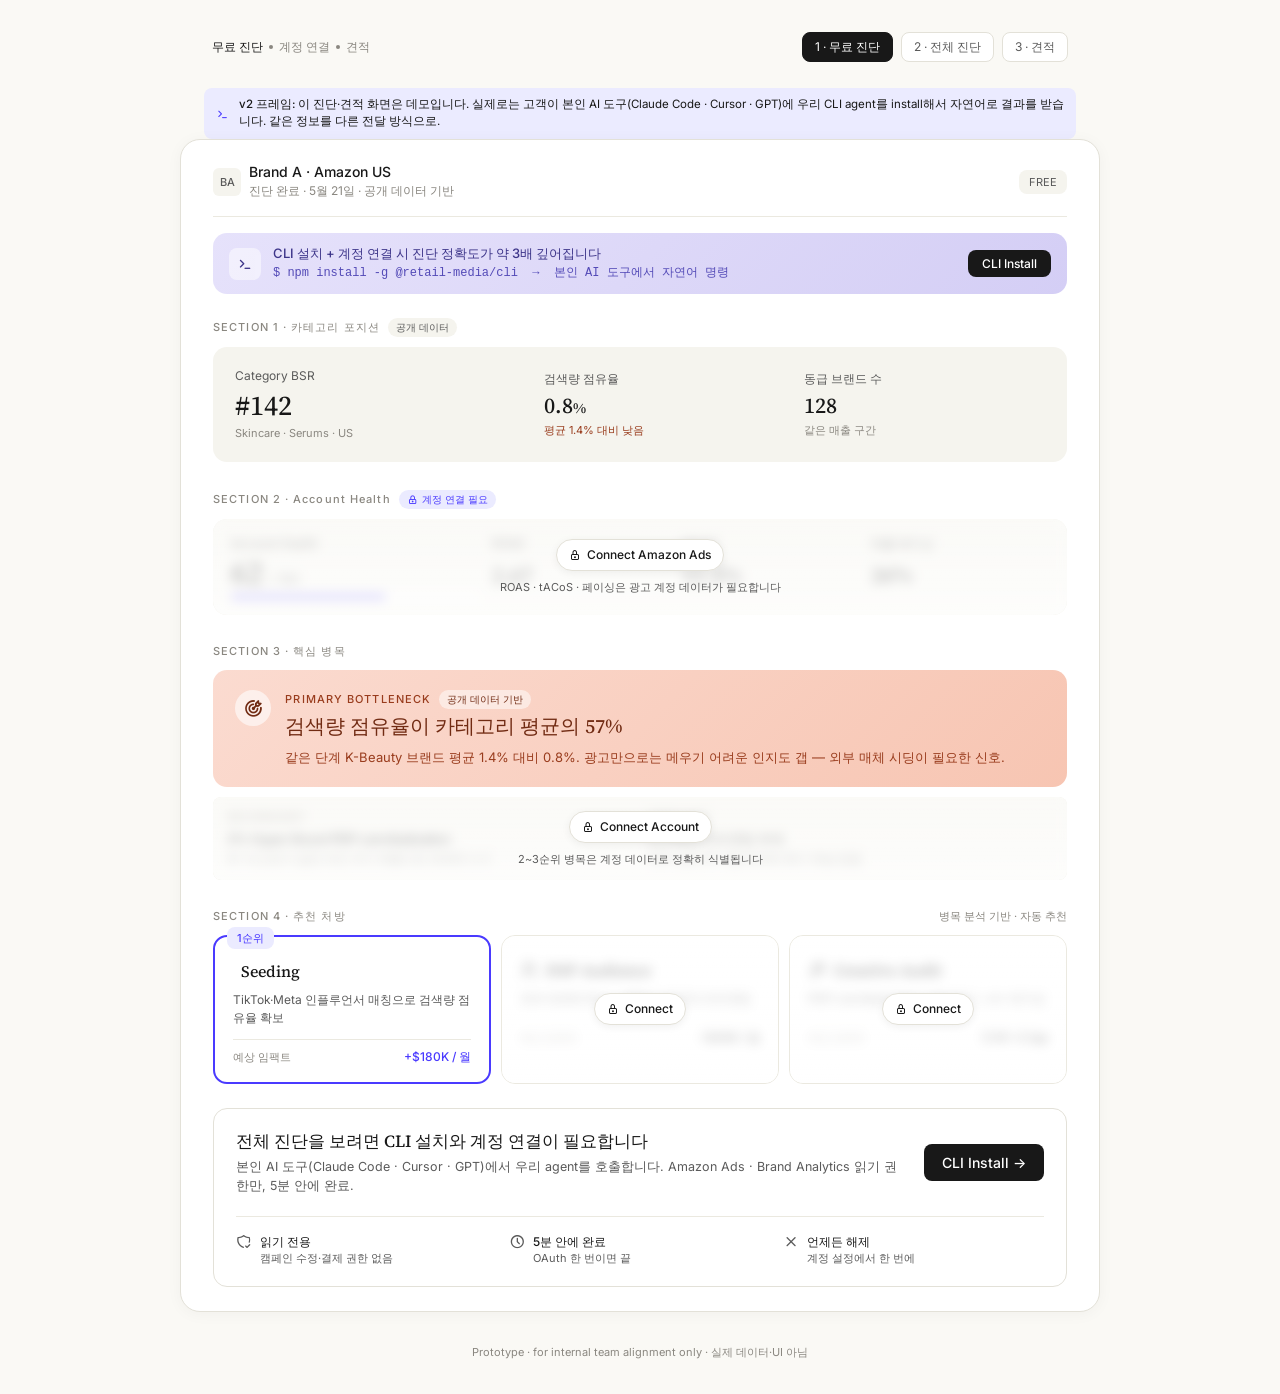
<file: v2/screens/screen-1-free.html>
<!DOCTYPE html>
<html lang="ko">
<head>
<meta charset="UTF-8">
<meta name="viewport" content="width=device-width, initial-scale=1.0">
<title>진단 결과 · Brand A · 무료 진단</title>
<link rel="stylesheet" href="../../styles.css">
<link rel="stylesheet" href="../../vendor/tabler/tabler-icons.min.css">
<style>
  .locked-card { position: relative; overflow: hidden; }
  .locked-card .blur-overlay {
    position: absolute; inset: 0;
    backdrop-filter: blur(6px);
    -webkit-backdrop-filter: blur(6px);
    background: linear-gradient(180deg, rgba(255,255,255,0.55) 0%, rgba(255,255,255,0.78) 100%);
    display: flex; align-items: center; justify-content: center;
    padding: 12px;
  }
  .unlock-pill {
    display: inline-flex; align-items: center; gap: 6px;
    padding: 6px 12px;
    background: var(--color-background-primary);
    border: 0.5px solid var(--color-border-secondary);
    border-radius: 999px;
    font-size: 12px; font-weight: 500;
    color: var(--color-text-primary);
    box-shadow: 0 2px 8px rgba(0,0,0,0.06);
  }
  .unlock-banner { position: relative; overflow: hidden; }
  .unlock-banner::before {
    content: ""; position: absolute;
    top: 0; left: -100%; width: 100%; height: 100%;
    background: linear-gradient(90deg, transparent, rgba(255,255,255,0.4), transparent);
    animation: shimmer 3.5s infinite;
  }
  @keyframes shimmer { 0% { left: -100%; } 60%, 100% { left: 100%; } }
</style>
</head>
<body>

<header class="proto-header">
  <div class="crumb">
    <span class="current">무료 진단</span>
    <span class="dot"></span>
    <span>계정 연결</span>
    <span class="dot"></span>
    <span>견적</span>
  </div>
  <nav class="nav">
    <a href="screen-1-free.html" class="active">1 · 무료 진단</a>
    <a href="screen-2-connected.html">2 · 전체 진단</a>
    <a href="screen-3-quote.html">3 · 견적</a>
  </nav>
</header>

<div style="max-width: 920px; margin: 0 auto; padding: 10px 24px 0;">
  <div style="display: flex; align-items: center; gap: 10px; padding: 8px 12px; background: var(--color-background-info); border-radius: var(--border-radius-md); font-size: 11.5px; color: var(--color-text-primary);">
    <i class="ti ti-terminal" style="font-size: 13px; color: var(--color-text-info);" aria-hidden="true"></i>
    <span><strong style="font-weight: 500;">v2 프레임:</strong> 이 진단·견적 화면은 데모입니다. 실제로는 고객이 본인 AI 도구(Claude Code · Cursor · GPT)에 우리 CLI agent를 install해서 자연어로 결과를 받습니다. 같은 정보를 다른 전달 방식으로.</span>
  </div>
</div>

<main class="canvas">
<h2 class="sr-only">계정 연결 전, 공개 데이터만으로 본 진단 결과. 계정 데이터가 필요한 영역은 blur 처리되어 있다.</h2>

<div style="display: flex; align-items: center; gap: 8px; margin: 0 0 1rem; padding-bottom: 1rem; border-bottom: 0.5px solid var(--color-border-tertiary);">
  <div style="width: 28px; height: 28px; border-radius: 6px; background: var(--color-background-secondary); display: flex; align-items: center; justify-content: center; font-size: 11px; font-weight: 500; color: var(--color-text-secondary);">BA</div>
  <div style="flex: 1;">
    <div style="font-size: 14px; font-weight: 500; color: var(--color-text-primary); line-height: 1.2;">Brand A · Amazon US</div>
    <div style="font-size: 12px; color: var(--color-text-tertiary); margin-top: 2px;">진단 완료 · 5월 21일 · 공개 데이터 기반</div>
  </div>
  <span style="font-size: 11px; padding: 4px 10px; background: var(--color-background-secondary); border-radius: var(--border-radius-md); color: var(--color-text-secondary);">FREE</span>
</div>

<div class="c-purple unlock-banner" style="border-radius: var(--border-radius-lg); padding: 12px 16px; margin: 0 0 1.5rem; display: flex; align-items: center; gap: 12px;">
  <div style="flex-shrink: 0; width: 32px; height: 32px; border-radius: 8px; background: rgba(255,255,255,0.5); display: flex; align-items: center; justify-content: center;">
    <i class="ti ti-terminal" style="font-size: 16px; color: #3C3489;" aria-hidden="true"></i>
  </div>
  <div style="flex: 1;">
    <div style="font-size: 13px; font-weight: 500; color: #3C3489; line-height: 1.3;">CLI 설치 + 계정 연결 시 진단 정확도가 약 3배 깊어집니다</div>
    <div style="font-size: 12px; color: #534AB7; margin-top: 2px; font-family: 'SF Mono', Monaco, monospace;">$ npm install -g @retail-media/cli &nbsp;→ &nbsp;본인 AI 도구에서 자연어 명령</div>
  </div>
  <button onclick="connectAccount()" style="font-size: 12px; padding: 6px 14px;">CLI Install</button>
</div>

<!-- SECTION 1 -->
<div style="margin: 0 0 1.75rem;">
  <div style="display: flex; align-items: center; gap: 8px; margin: 0 0 10px;">
    <span style="font-size: 11px; letter-spacing: 0.1em; color: var(--color-text-tertiary); font-weight: 500;">SECTION 1 · 카테고리 포지션</span>
    <span style="font-size: 10px; padding: 2px 8px; background: var(--color-background-secondary); border-radius: 999px; color: var(--color-text-secondary);">공개 데이터</span>
  </div>
  <div style="background: var(--color-background-secondary); border-radius: var(--border-radius-lg); padding: 1.25rem 1.4rem;">
    <div style="display: grid; grid-template-columns: 1.2fr 1fr 1fr; gap: 20px; align-items: center;">
      <div>
        <div style="font-size: 12px; color: var(--color-text-secondary); margin: 0 0 6px;">Category BSR</div>
        <div style="font-family: var(--font-serif); font-size: 28px; font-weight: 500; color: var(--color-text-primary); line-height: 1;">#142</div>
        <div style="font-size: 11px; color: var(--color-text-tertiary); margin-top: 6px;">Skincare · Serums · US</div>
      </div>
      <div>
        <div style="font-size: 12px; color: var(--color-text-secondary); margin: 0 0 6px;">검색량 점유율</div>
        <div style="font-family: var(--font-serif); font-size: 22px; font-weight: 500; color: var(--color-text-primary); line-height: 1;">0.8<span style="font-size: 14px;">%</span></div>
        <div style="font-size: 11px; color: #993C1D; margin-top: 6px;">평균 1.4% 대비 낮음</div>
      </div>
      <div>
        <div style="font-size: 12px; color: var(--color-text-secondary); margin: 0 0 6px;">동급 브랜드 수</div>
        <div style="font-family: var(--font-serif); font-size: 22px; font-weight: 500; color: var(--color-text-primary); line-height: 1;">128</div>
        <div style="font-size: 11px; color: var(--color-text-tertiary); margin-top: 6px;">같은 매출 구간</div>
      </div>
    </div>
  </div>
</div>

<!-- SECTION 2 (LOCKED) -->
<div style="margin: 0 0 1.75rem;">
  <div style="display: flex; align-items: center; gap: 8px; margin: 0 0 10px;">
    <span style="font-size: 11px; letter-spacing: 0.1em; color: var(--color-text-tertiary); font-weight: 500;">SECTION 2 · Account Health</span>
    <span style="font-size: 10px; padding: 2px 8px; background: var(--color-background-info); border-radius: 999px; color: var(--color-text-info); display: inline-flex; align-items: center; gap: 4px;">
      <i class="ti ti-lock" style="font-size: 11px;" aria-hidden="true"></i>계정 연결 필요
    </span>
  </div>
  <div class="locked-card" style="background: var(--color-background-secondary); border-radius: var(--border-radius-lg); padding: 1rem 1.1rem;">
    <div style="display: grid; grid-template-columns: 1.4fr 1fr 1fr 1fr; gap: 12px;">
      <div>
        <div style="font-size: 12px; color: var(--color-text-secondary); margin: 0 0 4px;">Account Health</div>
        <div style="display: flex; align-items: baseline; gap: 6px; margin: 0 0 6px;">
          <span style="font-family: var(--font-serif); font-size: 32px; font-weight: 500; color: var(--color-text-primary); line-height: 1;">62</span>
          <span style="font-size: 13px; color: var(--color-text-secondary);">/ 100</span>
        </div>
        <div style="position: relative; height: 4px; background: var(--color-background-primary); border-radius: 2px; overflow: hidden;">
          <div style="position: absolute; left: 0; top: 0; height: 100%; width: 62%; background: var(--color-text-info);"></div>
        </div>
      </div>
      <div>
        <div style="font-size: 12px; color: var(--color-text-secondary); margin: 0 0 6px;">ROAS</div>
        <div style="font-family: var(--font-serif); font-size: 22px; font-weight: 500; color: var(--color-text-primary);">2.67</div>
      </div>
      <div>
        <div style="font-size: 12px; color: var(--color-text-secondary); margin: 0 0 6px;">tACoS</div>
        <div style="font-family: var(--font-serif); font-size: 22px; font-weight: 500; color: var(--color-text-primary);">12.4%</div>
      </div>
      <div>
        <div style="font-size: 12px; color: var(--color-text-secondary); margin: 0 0 6px;">매출 페이싱</div>
        <div style="font-family: var(--font-serif); font-size: 22px; font-weight: 500; color: var(--color-text-primary);">26%</div>
      </div>
    </div>
    <div class="blur-overlay">
      <div style="text-align: center;">
        <div class="unlock-pill"><i class="ti ti-lock" style="font-size: 12px;" aria-hidden="true"></i>Connect Amazon Ads</div>
        <div style="font-size: 11px; color: var(--color-text-secondary); margin-top: 8px;">ROAS · tACoS · 페이싱은 광고 계정 데이터가 필요합니다</div>
      </div>
    </div>
  </div>
</div>

<!-- SECTION 3 -->
<div style="margin: 0 0 1.75rem;">
  <div style="font-size: 11px; letter-spacing: 0.1em; color: var(--color-text-tertiary); font-weight: 500; margin: 0 0 10px;">SECTION 3 · 핵심 병목</div>
  <div class="c-coral" style="border-radius: var(--border-radius-lg); padding: 1.25rem 1.4rem; margin: 0 0 10px;">
    <div style="display: flex; align-items: flex-start; gap: 14px;">
      <div style="flex-shrink: 0; width: 36px; height: 36px; border-radius: 50%; background: rgba(255,255,255,0.6); display: flex; align-items: center; justify-content: center;">
        <i class="ti ti-target-arrow" style="font-size: 20px; color: #712B13;" aria-hidden="true"></i>
      </div>
      <div style="flex: 1;">
        <div style="display: flex; align-items: center; gap: 8px; margin: 0 0 4px;">
          <span style="font-size: 11px; letter-spacing: 0.1em; color: #993C1D; font-weight: 500;">PRIMARY BOTTLENECK</span>
          <span style="font-size: 10px; padding: 2px 8px; background: rgba(255,255,255,0.5); border-radius: 999px; color: #712B13;">공개 데이터 기반</span>
        </div>
        <h3 style="font-family: var(--font-serif); font-size: 20px; font-weight: 500; margin: 0 0 8px; color: #712B13; line-height: 1.3;">검색량 점유율이 카테고리 평균의 57%</h3>
        <p style="font-size: 13px; line-height: 1.6; margin: 0; color: #993C1D;">
          같은 단계 K-Beauty 브랜드 평균 1.4% 대비 0.8%. 광고만으로는 메우기 어려운 인지도 갭 — 외부 매체 시딩이 필요한 신호.
        </p>
      </div>
    </div>
  </div>
  <div class="locked-card" style="background: var(--color-background-secondary); border-radius: var(--border-radius-md); padding: 12px 14px;">
    <div style="display: grid; grid-template-columns: 1fr 1fr; gap: 16px;">
      <div>
        <div style="font-size: 11px; letter-spacing: 0.1em; color: var(--color-text-tertiary); font-weight: 500; margin: 0 0 4px;">SECONDARY</div>
        <div style="font-size: 13px; font-weight: 500; color: var(--color-text-primary); margin: 0 0 2px;">3% Hyper Boost PDP cannibalization</div>
        <div style="font-size: 12px; color: var(--color-text-secondary); line-height: 1.4;">A+ 비교표가 같은 라인 저가 제품으로 트래픽 누수</div>
      </div>
      <div>
        <div style="font-size: 11px; letter-spacing: 0.1em; color: var(--color-text-tertiary); font-weight: 500; margin: 0 0 4px;">TERTIARY</div>
        <div style="font-size: 13px; font-weight: 500; color: var(--color-text-primary); margin: 0 0 2px;">미구매자 리타겟팅 부재</div>
        <div style="font-size: 12px; color: var(--color-text-secondary); line-height: 1.4;">PDP 방문 후 이탈 트래픽 회수 채널 없음</div>
      </div>
    </div>
    <div class="blur-overlay">
      <div style="text-align: center;">
        <div class="unlock-pill"><i class="ti ti-lock" style="font-size: 12px;" aria-hidden="true"></i>Connect Account</div>
        <div style="font-size: 11px; color: var(--color-text-secondary); margin-top: 8px;">2~3순위 병목은 계정 데이터로 정확히 식별됩니다</div>
      </div>
    </div>
  </div>
</div>

<!-- SECTION 4 -->
<div style="margin: 0 0 1.5rem;">
  <div style="display: flex; align-items: baseline; justify-content: space-between; margin: 0 0 10px;">
    <span style="font-size: 11px; letter-spacing: 0.1em; color: var(--color-text-tertiary); font-weight: 500;">SECTION 4 · 추천 처방</span>
    <span style="font-size: 11px; color: var(--color-text-tertiary);">병목 분석 기반 · 자동 추천</span>
  </div>
  <div style="display: grid; grid-template-columns: 1fr 1fr 1fr; gap: 10px;">
    <div style="background: var(--color-background-primary); border: 2px solid var(--color-border-info); border-radius: var(--border-radius-lg); padding: 1rem 1.1rem; position: relative;">
      <span style="position: absolute; top: -10px; left: 12px; font-size: 11px; padding: 3px 10px; background: var(--color-background-info); color: var(--color-text-info); border-radius: var(--border-radius-md); font-weight: 500;">1순위</span>
      <div style="display: flex; align-items: center; gap: 8px; margin: 6px 0 8px;">
        <i class="ti ti-seedling" style="font-size: 18px; color: var(--color-text-info);" aria-hidden="true"></i>
        <span style="font-family: var(--font-serif); font-size: 16px; font-weight: 500; color: var(--color-text-primary);">Seeding</span>
      </div>
      <p style="font-size: 12px; line-height: 1.5; color: var(--color-text-secondary); margin: 0 0 12px;">TikTok·Meta 인플루언서 매칭으로 검색량 점유율 확보</p>
      <div style="display: flex; align-items: center; justify-content: space-between; padding-top: 8px; border-top: 0.5px solid var(--color-border-tertiary);">
        <span style="font-size: 11px; color: var(--color-text-tertiary);">예상 임팩트</span>
        <span style="font-size: 12px; font-weight: 500; color: var(--color-text-info);">+$180K / 월</span>
      </div>
    </div>
    <div class="locked-card" style="background: var(--color-background-primary); border: 0.5px solid var(--color-border-tertiary); border-radius: var(--border-radius-lg); padding: 1rem 1.1rem;">
      <div style="display: flex; align-items: center; gap: 8px; margin: 6px 0 8px;">
        <i class="ti ti-users" style="font-size: 18px; color: var(--color-text-secondary);" aria-hidden="true"></i>
        <span style="font-family: var(--font-serif); font-size: 16px; font-weight: 500; color: var(--color-text-primary);">DSP Audience</span>
      </div>
      <p style="font-size: 12px; line-height: 1.5; color: var(--color-text-secondary); margin: 0 0 12px;">외부 트래픽 회수 + PDP 미구매자 리타겟팅</p>
      <div style="display: flex; align-items: center; justify-content: space-between; padding-top: 8px; border-top: 0.5px solid var(--color-border-tertiary);">
        <span style="font-size: 11px; color: var(--color-text-tertiary);">예상 임팩트</span>
        <span style="font-size: 12px; font-weight: 500;">+$45K / 월</span>
      </div>
      <div class="blur-overlay"><div class="unlock-pill"><i class="ti ti-lock" style="font-size: 12px;" aria-hidden="true"></i>Connect</div></div>
    </div>
    <div class="locked-card" style="background: var(--color-background-primary); border: 0.5px solid var(--color-border-tertiary); border-radius: var(--border-radius-lg); padding: 1rem 1.1rem;">
      <div style="display: flex; align-items: center; gap: 8px; margin: 6px 0 8px;">
        <i class="ti ti-wand" style="font-size: 18px; color: var(--color-text-secondary);" aria-hidden="true"></i>
        <span style="font-family: var(--font-serif); font-size: 16px; font-weight: 500; color: var(--color-text-primary);">Creative Audit</span>
      </div>
      <p style="font-size: 12px; line-height: 1.5; color: var(--color-text-secondary); margin: 0 0 12px;">PDP cannibalization 자동 탐지 + A+ 재구성</p>
      <div style="display: flex; align-items: center; justify-content: space-between; padding-top: 8px; border-top: 0.5px solid var(--color-border-tertiary);">
        <span style="font-size: 11px; color: var(--color-text-tertiary);">예상 임팩트</span>
        <span style="font-size: 12px; font-weight: 500;">CVR +2.1pp</span>
      </div>
      <div class="blur-overlay"><div class="unlock-pill"><i class="ti ti-lock" style="font-size: 12px;" aria-hidden="true"></i>Connect</div></div>
    </div>
  </div>
</div>

<!-- Final CTA -->
<div style="background: var(--color-background-primary); border: 0.5px solid var(--color-border-secondary); border-radius: var(--border-radius-lg); padding: 1.25rem 1.4rem;">
  <div style="display: flex; align-items: center; gap: 14px;">
    <div style="flex: 1;">
      <h4 style="font-family: var(--font-serif); font-size: 17px; font-weight: 500; margin: 0 0 4px; color: var(--color-text-primary);">전체 진단을 보려면 CLI 설치와 계정 연결이 필요합니다</h4>
      <p style="font-size: 12.5px; color: var(--color-text-secondary); margin: 0; line-height: 1.5;">
        본인 AI 도구(Claude Code · Cursor · GPT)에서 우리 agent를 호출합니다. Amazon Ads · Brand Analytics 읽기 권한만, 5분 안에 완료.
      </p>
    </div>
    <button onclick="connectAccount()" style="font-size: 14px; padding: 10px 18px; white-space: nowrap;">CLI Install →</button>
  </div>
  <div style="display: grid; grid-template-columns: repeat(3, 1fr); gap: 12px; margin-top: 1.25rem; padding-top: 1rem; border-top: 0.5px solid var(--color-border-tertiary);">
    <div style="display: flex; align-items: flex-start; gap: 8px;">
      <i class="ti ti-shield-check" style="font-size: 16px; color: var(--color-text-secondary); margin-top: 1px;" aria-hidden="true"></i>
      <div>
        <div style="font-size: 12px; font-weight: 500; color: var(--color-text-primary);">읽기 전용</div>
        <div style="font-size: 11px; color: var(--color-text-secondary); line-height: 1.4;">캠페인 수정·결제 권한 없음</div>
      </div>
    </div>
    <div style="display: flex; align-items: flex-start; gap: 8px;">
      <i class="ti ti-clock" style="font-size: 16px; color: var(--color-text-secondary); margin-top: 1px;" aria-hidden="true"></i>
      <div>
        <div style="font-size: 12px; font-weight: 500; color: var(--color-text-primary);">5분 안에 완료</div>
        <div style="font-size: 11px; color: var(--color-text-secondary); line-height: 1.4;">OAuth 한 번이면 끝</div>
      </div>
    </div>
    <div style="display: flex; align-items: flex-start; gap: 8px;">
      <i class="ti ti-x" style="font-size: 16px; color: var(--color-text-secondary); margin-top: 1px;" aria-hidden="true"></i>
      <div>
        <div style="font-size: 12px; font-weight: 500; color: var(--color-text-primary);">언제든 해제</div>
        <div style="font-size: 11px; color: var(--color-text-secondary); line-height: 1.4;">계정 설정에서 한 번에</div>
      </div>
    </div>
  </div>
</div>

</main>

<footer class="proto-footer">
  Prototype · for internal team alignment only · 실제 데이터·UI 아님
</footer>

<script>
  function connectAccount() {
    window.location.href = 'screen-2-connected.html';
  }
</script>

</body>
</html>
</file>
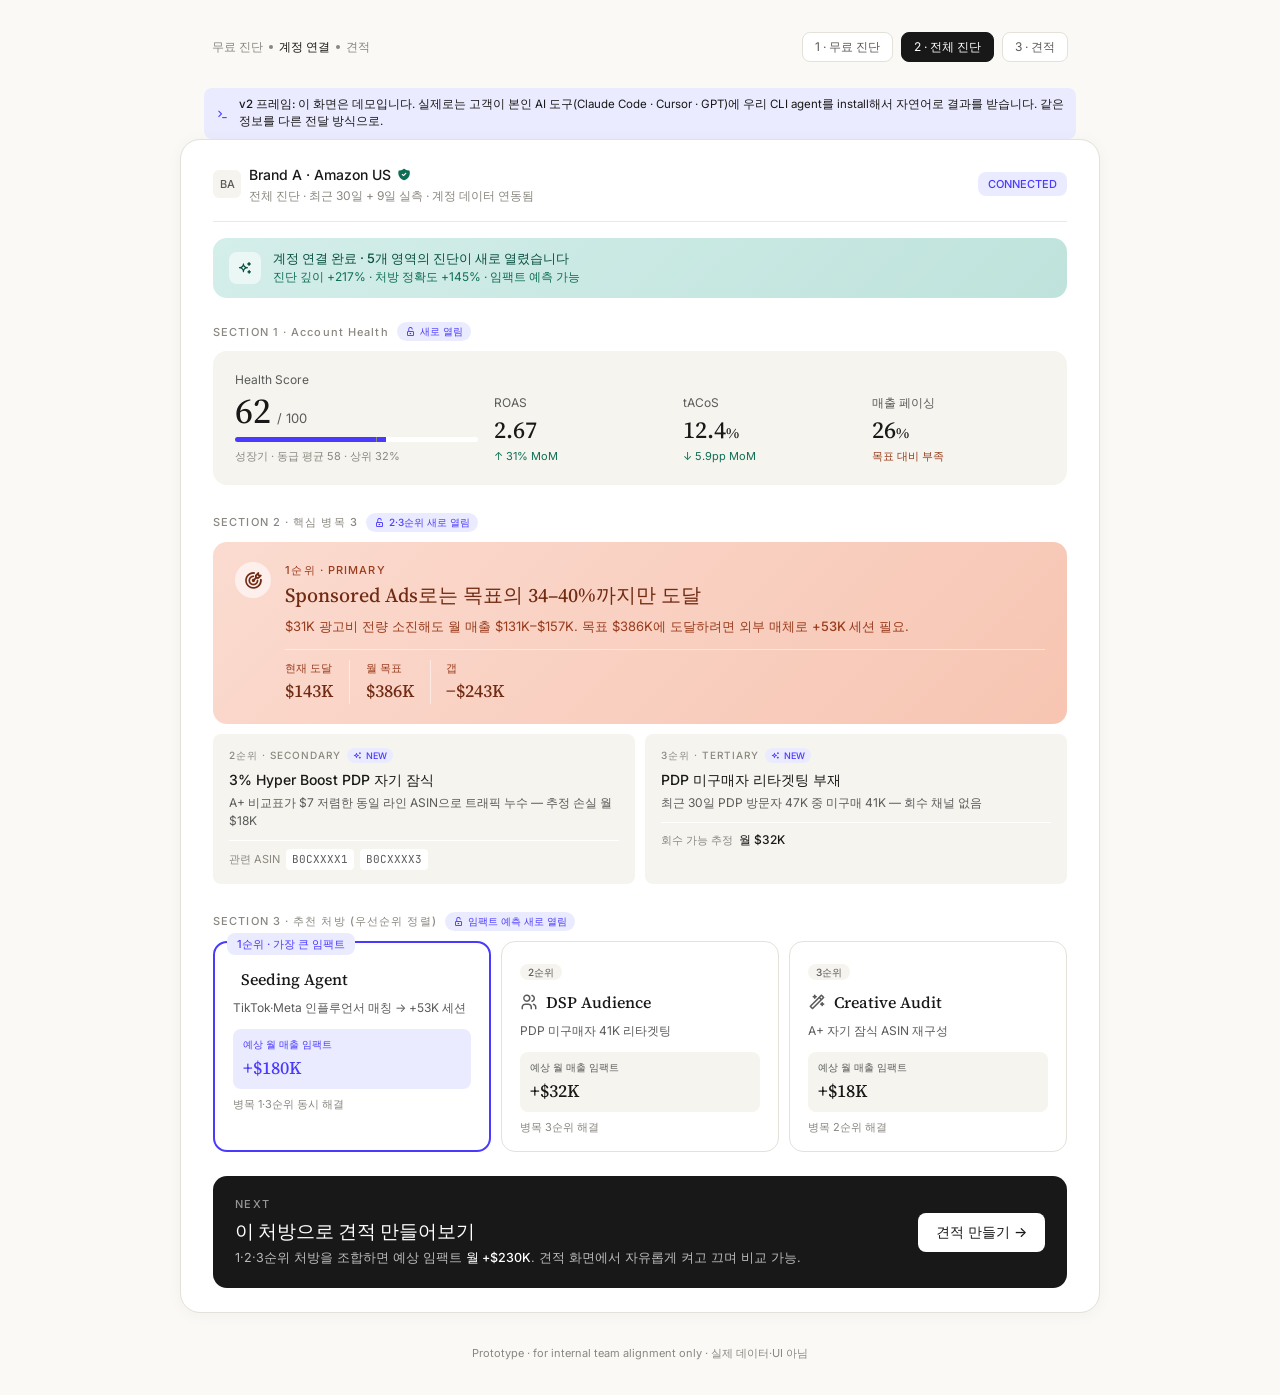
<file: v2/screens/screen-2-connected.html>
<!DOCTYPE html>
<html lang="ko">
<head>
<meta charset="UTF-8">
<meta name="viewport" content="width=device-width, initial-scale=1.0">
<title>전체 진단 · Brand A · 계정 연결됨</title>
<link rel="stylesheet" href="../../styles.css">
<link rel="stylesheet" href="../../vendor/tabler/tabler-icons.min.css">
<style>
  @keyframes slideIn {
    from { opacity: 0; transform: translateY(-4px); }
    to { opacity: 1; transform: translateY(0); }
  }
  .just-unlocked { animation: slideIn 0.4s ease-out; }
  .reveal-tag {
    display: inline-flex; align-items: center; gap: 4px;
    font-size: 10px; padding: 2px 8px;
    background: var(--color-background-info);
    border-radius: 999px;
    color: var(--color-text-info);
    font-weight: 500;
  }
</style>
</head>
<body>

<header class="proto-header">
  <div class="crumb">
    <span>무료 진단</span>
    <span class="dot"></span>
    <span class="current">계정 연결</span>
    <span class="dot"></span>
    <span>견적</span>
  </div>
  <nav class="nav">
    <a href="screen-1-free.html">1 · 무료 진단</a>
    <a href="screen-2-connected.html" class="active">2 · 전체 진단</a>
    <a href="screen-3-quote.html">3 · 견적</a>
  </nav>
</header>

<div style="max-width: 920px; margin: 0 auto; padding: 10px 24px 0;">
  <div style="display: flex; align-items: center; gap: 10px; padding: 8px 12px; background: var(--color-background-info); border-radius: var(--border-radius-md); font-size: 11.5px; color: var(--color-text-primary);">
    <i class="ti ti-terminal" style="font-size: 13px; color: var(--color-text-info);" aria-hidden="true"></i>
    <span><strong style="font-weight: 500;">v2 프레임:</strong> 이 화면은 데모입니다. 실제로는 고객이 본인 AI 도구(Claude Code · Cursor · GPT)에 우리 CLI agent를 install해서 자연어로 결과를 받습니다. 같은 정보를 다른 전달 방식으로.</span>
  </div>
</div>

<main class="canvas">
<h2 class="sr-only">계정 연결 후 전체 진단 결과 — 이전에 가려진 5개 영역이 새로 열렸다.</h2>

<div style="display: flex; align-items: center; gap: 8px; margin: 0 0 1rem; padding-bottom: 1rem; border-bottom: 0.5px solid var(--color-border-tertiary);">
  <div style="width: 28px; height: 28px; border-radius: 6px; background: var(--color-background-secondary); display: flex; align-items: center; justify-content: center; font-size: 11px; font-weight: 500; color: var(--color-text-secondary);">BA</div>
  <div style="flex: 1;">
    <div style="display: flex; align-items: center; gap: 6px;">
      <span style="font-size: 14px; font-weight: 500; color: var(--color-text-primary);">Brand A · Amazon US</span>
      <i class="ti ti-shield-check-filled" style="font-size: 14px; color: #0F6E56;" aria-hidden="true" title="계정 연결됨"></i>
    </div>
    <div style="font-size: 12px; color: var(--color-text-tertiary); margin-top: 2px;">전체 진단 · 최근 30일 + 9일 실측 · 계정 데이터 연동됨</div>
  </div>
  <span style="font-size: 11px; padding: 4px 10px; background: var(--color-background-info); border-radius: var(--border-radius-md); color: var(--color-text-info); font-weight: 500;">CONNECTED</span>
</div>

<div class="just-unlocked c-teal" style="border-radius: var(--border-radius-lg); padding: 12px 16px; margin: 0 0 1.5rem; display: flex; align-items: center; gap: 12px;">
  <div style="flex-shrink: 0; width: 32px; height: 32px; border-radius: 8px; background: rgba(255,255,255,0.55); display: flex; align-items: center; justify-content: center;">
    <i class="ti ti-sparkles" style="font-size: 16px; color: #085041;" aria-hidden="true"></i>
  </div>
  <div style="flex: 1;">
    <div style="font-size: 13px; font-weight: 500; color: #085041; line-height: 1.3;">계정 연결 완료 · 5개 영역의 진단이 새로 열렸습니다</div>
    <div style="font-size: 12px; color: #0F6E56; margin-top: 2px;">진단 깊이 +217% · 처방 정확도 +145% · 임팩트 예측 가능</div>
  </div>
</div>

<!-- SECTION 1 -->
<div style="margin: 0 0 1.75rem;">
  <div style="display: flex; align-items: center; gap: 8px; margin: 0 0 10px;">
    <span style="font-size: 11px; letter-spacing: 0.1em; color: var(--color-text-tertiary); font-weight: 500;">SECTION 1 · Account Health</span>
    <span class="reveal-tag"><i class="ti ti-lock-open" style="font-size: 11px;" aria-hidden="true"></i>새로 열림</span>
  </div>
  <div style="background: var(--color-background-secondary); border-radius: var(--border-radius-lg); padding: 1.25rem 1.4rem;">
    <div style="display: grid; grid-template-columns: 1.4fr 1fr 1fr 1fr; gap: 16px; align-items: end;">
      <div>
        <div style="font-size: 12px; color: var(--color-text-secondary); margin: 0 0 4px;">Health Score</div>
        <div style="display: flex; align-items: baseline; gap: 6px; margin: 0 0 8px;">
          <span style="font-family: var(--font-serif); font-size: 36px; font-weight: 500; color: var(--color-text-primary); line-height: 1;">62</span>
          <span style="font-size: 13px; color: var(--color-text-secondary);">/ 100</span>
        </div>
        <div style="position: relative; height: 5px; background: var(--color-background-primary); border-radius: 3px; overflow: hidden;">
          <div style="position: absolute; left: 0; top: 0; height: 100%; width: 62%; background: var(--color-text-info);"></div>
          <div style="position: absolute; left: 58%; top: -3px; bottom: -3px; width: 1px; background: var(--color-text-tertiary);"></div>
        </div>
        <div style="font-size: 11px; color: var(--color-text-tertiary); margin-top: 6px;">성장기 · 동급 평균 58 · 상위 32%</div>
      </div>
      <div>
        <div style="font-size: 12px; color: var(--color-text-secondary); margin: 0 0 6px;">ROAS</div>
        <div style="font-family: var(--font-serif); font-size: 24px; font-weight: 500; color: var(--color-text-primary); line-height: 1;">2.67</div>
        <div style="font-size: 11px; color: #0F6E56; margin-top: 6px;">↑ 31% MoM</div>
      </div>
      <div>
        <div style="font-size: 12px; color: var(--color-text-secondary); margin: 0 0 6px;">tACoS</div>
        <div style="font-family: var(--font-serif); font-size: 24px; font-weight: 500; color: var(--color-text-primary); line-height: 1;">12.4<span style="font-size: 14px;">%</span></div>
        <div style="font-size: 11px; color: #0F6E56; margin-top: 6px;">↓ 5.9pp MoM</div>
      </div>
      <div>
        <div style="font-size: 12px; color: var(--color-text-secondary); margin: 0 0 6px;">매출 페이싱</div>
        <div style="font-family: var(--font-serif); font-size: 24px; font-weight: 500; color: var(--color-text-primary); line-height: 1;">26<span style="font-size: 14px;">%</span></div>
        <div style="font-size: 11px; color: #993C1D; margin-top: 6px;">목표 대비 부족</div>
      </div>
    </div>
  </div>
</div>

<!-- SECTION 2 -->
<div style="margin: 0 0 1.75rem;">
  <div style="display: flex; align-items: center; gap: 8px; margin: 0 0 10px;">
    <span style="font-size: 11px; letter-spacing: 0.1em; color: var(--color-text-tertiary); font-weight: 500;">SECTION 2 · 핵심 병목 3</span>
    <span class="reveal-tag"><i class="ti ti-lock-open" style="font-size: 11px;" aria-hidden="true"></i>2·3순위 새로 열림</span>
  </div>
  <div class="c-coral" style="border-radius: var(--border-radius-lg); padding: 1.25rem 1.4rem; margin: 0 0 10px;">
    <div style="display: flex; align-items: flex-start; gap: 14px;">
      <div style="flex-shrink: 0; width: 36px; height: 36px; border-radius: 50%; background: rgba(255,255,255,0.6); display: flex; align-items: center; justify-content: center;">
        <i class="ti ti-target-arrow" style="font-size: 20px; color: #712B13;" aria-hidden="true"></i>
      </div>
      <div style="flex: 1;">
        <div style="font-size: 11px; letter-spacing: 0.1em; color: #993C1D; font-weight: 500; margin: 0 0 4px;">1순위 · PRIMARY</div>
        <h3 style="font-family: var(--font-serif); font-size: 20px; font-weight: 500; margin: 0 0 8px; color: #712B13; line-height: 1.3;">Sponsored Ads로는 목표의 34–40%까지만 도달</h3>
        <p style="font-size: 13px; line-height: 1.6; margin: 0 0 12px; color: #993C1D;">
          $31K 광고비 전량 소진해도 월 매출 $131K–$157K. 목표 $386K에 도달하려면 외부 매체로 <strong style="font-weight: 500;">+53K 세션</strong> 필요.
        </p>
        <div style="display: flex; gap: 16px; padding-top: 10px; border-top: 0.5px solid rgba(255,255,255,0.5);">
          <div><div style="font-size: 11px; color: #993C1D;">현재 도달</div><div style="font-family: var(--font-serif); font-size: 18px; font-weight: 500; color: #712B13;">$143K</div></div>
          <div style="width: 0.5px; background: rgba(255,255,255,0.5);"></div>
          <div><div style="font-size: 11px; color: #993C1D;">월 목표</div><div style="font-family: var(--font-serif); font-size: 18px; font-weight: 500; color: #712B13;">$386K</div></div>
          <div style="width: 0.5px; background: rgba(255,255,255,0.5);"></div>
          <div><div style="font-size: 11px; color: #993C1D;">갭</div><div style="font-family: var(--font-serif); font-size: 18px; font-weight: 500; color: #712B13;">−$243K</div></div>
        </div>
      </div>
    </div>
  </div>
  <div style="display: grid; grid-template-columns: 1fr 1fr; gap: 10px;">
    <div style="background: var(--color-background-secondary); border-radius: var(--border-radius-md); padding: 14px 16px;">
      <div style="display: flex; align-items: center; gap: 6px; margin: 0 0 6px;">
        <span style="font-size: 10px; letter-spacing: 0.1em; color: var(--color-text-tertiary); font-weight: 500;">2순위 · SECONDARY</span>
        <span class="reveal-tag" style="padding: 1px 6px; font-size: 9px;"><i class="ti ti-sparkles" style="font-size: 9px;" aria-hidden="true"></i>NEW</span>
      </div>
      <div style="font-size: 14px; font-weight: 500; color: var(--color-text-primary); margin: 0 0 4px;">3% Hyper Boost PDP 자기 잠식</div>
      <p style="font-size: 12px; color: var(--color-text-secondary); line-height: 1.5; margin: 0 0 10px;">
        A+ 비교표가 $7 저렴한 동일 라인 ASIN으로 트래픽 누수 — 추정 손실 월 $18K
      </p>
      <div style="display: flex; align-items: center; gap: 6px; padding-top: 8px; border-top: 0.5px solid var(--color-background-primary);">
        <span style="font-size: 11px; color: var(--color-text-tertiary);">관련 ASIN</span>
        <code style="font-size: 11px; padding: 2px 6px; background: var(--color-background-primary); border-radius: 4px; color: var(--color-text-secondary);">B0CXXXX1</code>
        <code style="font-size: 11px; padding: 2px 6px; background: var(--color-background-primary); border-radius: 4px; color: var(--color-text-secondary);">B0CXXXX3</code>
      </div>
    </div>
    <div style="background: var(--color-background-secondary); border-radius: var(--border-radius-md); padding: 14px 16px;">
      <div style="display: flex; align-items: center; gap: 6px; margin: 0 0 6px;">
        <span style="font-size: 10px; letter-spacing: 0.1em; color: var(--color-text-tertiary); font-weight: 500;">3순위 · TERTIARY</span>
        <span class="reveal-tag" style="padding: 1px 6px; font-size: 9px;"><i class="ti ti-sparkles" style="font-size: 9px;" aria-hidden="true"></i>NEW</span>
      </div>
      <div style="font-size: 14px; font-weight: 500; color: var(--color-text-primary); margin: 0 0 4px;">PDP 미구매자 리타겟팅 부재</div>
      <p style="font-size: 12px; color: var(--color-text-secondary); line-height: 1.5; margin: 0 0 10px;">
        최근 30일 PDP 방문자 47K 중 미구매 41K — 회수 채널 없음
      </p>
      <div style="display: flex; align-items: center; gap: 6px; padding-top: 8px; border-top: 0.5px solid var(--color-background-primary);">
        <span style="font-size: 11px; color: var(--color-text-tertiary);">회수 가능 추정</span>
        <span style="font-size: 12px; font-weight: 500; color: var(--color-text-primary);">월 $32K</span>
      </div>
    </div>
  </div>
</div>

<!-- SECTION 3 -->
<div style="margin: 0 0 1.5rem;">
  <div style="display: flex; align-items: baseline; justify-content: space-between; margin: 0 0 10px;">
    <div style="display: flex; align-items: center; gap: 8px;">
      <span style="font-size: 11px; letter-spacing: 0.1em; color: var(--color-text-tertiary); font-weight: 500;">SECTION 3 · 추천 처방 (우선순위 정렬)</span>
      <span class="reveal-tag"><i class="ti ti-lock-open" style="font-size: 11px;" aria-hidden="true"></i>임팩트 예측 새로 열림</span>
    </div>
  </div>
  <div style="display: grid; grid-template-columns: 1fr 1fr 1fr; gap: 10px;">
    <div style="background: var(--color-background-primary); border: 2px solid var(--color-border-info); border-radius: var(--border-radius-lg); padding: 1rem 1.1rem; position: relative;">
      <span style="position: absolute; top: -10px; left: 12px; font-size: 11px; padding: 3px 10px; background: var(--color-background-info); color: var(--color-text-info); border-radius: var(--border-radius-md); font-weight: 500;">1순위 · 가장 큰 임팩트</span>
      <div style="display: flex; align-items: center; gap: 8px; margin: 8px 0;">
        <i class="ti ti-seedling" style="font-size: 18px; color: var(--color-text-info);" aria-hidden="true"></i>
        <span style="font-family: var(--font-serif); font-size: 16px; font-weight: 500; color: var(--color-text-primary);">Seeding Agent</span>
      </div>
      <p style="font-size: 12px; line-height: 1.5; color: var(--color-text-secondary); margin: 0 0 12px;">TikTok·Meta 인플루언서 매칭 → +53K 세션</p>
      <div style="background: var(--color-background-info); border-radius: var(--border-radius-md); padding: 8px 10px; margin: 0 0 8px;">
        <div style="font-size: 10px; color: var(--color-text-info); margin: 0 0 2px;">예상 월 매출 임팩트</div>
        <div style="font-family: var(--font-serif); font-size: 18px; font-weight: 500; color: var(--color-text-info);">+$180K</div>
      </div>
      <div style="font-size: 11px; color: var(--color-text-tertiary); line-height: 1.4;">병목 1·3순위 동시 해결</div>
    </div>
    <div style="background: var(--color-background-primary); border: 0.5px solid var(--color-border-secondary); border-radius: var(--border-radius-lg); padding: 1rem 1.1rem;">
      <span style="font-size: 10px; padding: 2px 8px; background: var(--color-background-secondary); color: var(--color-text-secondary); border-radius: var(--border-radius-md); font-weight: 500;">2순위</span>
      <div style="display: flex; align-items: center; gap: 8px; margin: 8px 0;">
        <i class="ti ti-users" style="font-size: 18px; color: var(--color-text-secondary);" aria-hidden="true"></i>
        <span style="font-family: var(--font-serif); font-size: 16px; font-weight: 500; color: var(--color-text-primary);">DSP Audience</span>
      </div>
      <p style="font-size: 12px; line-height: 1.5; color: var(--color-text-secondary); margin: 0 0 12px;">PDP 미구매자 41K 리타겟팅</p>
      <div style="background: var(--color-background-secondary); border-radius: var(--border-radius-md); padding: 8px 10px; margin: 0 0 8px;">
        <div style="font-size: 10px; color: var(--color-text-secondary); margin: 0 0 2px;">예상 월 매출 임팩트</div>
        <div style="font-family: var(--font-serif); font-size: 18px; font-weight: 500; color: var(--color-text-primary);">+$32K</div>
      </div>
      <div style="font-size: 11px; color: var(--color-text-tertiary); line-height: 1.4;">병목 3순위 해결</div>
    </div>
    <div style="background: var(--color-background-primary); border: 0.5px solid var(--color-border-secondary); border-radius: var(--border-radius-lg); padding: 1rem 1.1rem;">
      <span style="font-size: 10px; padding: 2px 8px; background: var(--color-background-secondary); color: var(--color-text-secondary); border-radius: var(--border-radius-md); font-weight: 500;">3순위</span>
      <div style="display: flex; align-items: center; gap: 8px; margin: 8px 0;">
        <i class="ti ti-wand" style="font-size: 18px; color: var(--color-text-secondary);" aria-hidden="true"></i>
        <span style="font-family: var(--font-serif); font-size: 16px; font-weight: 500; color: var(--color-text-primary);">Creative Audit</span>
      </div>
      <p style="font-size: 12px; line-height: 1.5; color: var(--color-text-secondary); margin: 0 0 12px;">A+ 자기 잠식 ASIN 재구성</p>
      <div style="background: var(--color-background-secondary); border-radius: var(--border-radius-md); padding: 8px 10px; margin: 0 0 8px;">
        <div style="font-size: 10px; color: var(--color-text-secondary); margin: 0 0 2px;">예상 월 매출 임팩트</div>
        <div style="font-family: var(--font-serif); font-size: 18px; font-weight: 500; color: var(--color-text-primary);">+$18K</div>
      </div>
      <div style="font-size: 11px; color: var(--color-text-tertiary); line-height: 1.4;">병목 2순위 해결</div>
    </div>
  </div>
</div>

<!-- Next action -->
<div style="background: var(--color-text-primary); border-radius: var(--border-radius-lg); padding: 1.25rem 1.4rem; color: var(--color-background-primary);">
  <div style="display: flex; align-items: center; gap: 16px;">
    <div style="flex: 1;">
      <div style="font-size: 11px; letter-spacing: 0.1em; color: rgba(255,255,255,0.55); font-weight: 500; margin: 0 0 6px;">NEXT</div>
      <h4 style="font-family: var(--font-serif); font-size: 19px; font-weight: 500; margin: 0 0 6px; color: var(--color-background-primary); line-height: 1.3;">
        이 처방으로 견적 만들어보기
      </h4>
      <p style="font-size: 12.5px; color: rgba(255,255,255,0.7); margin: 0; line-height: 1.5;">
        1·2·3순위 처방을 조합하면 예상 임팩트 <strong style="font-weight: 500; color: var(--color-background-primary);">월 +$230K</strong>. 견적 화면에서 자유롭게 켜고 끄며 비교 가능.
      </p>
    </div>
    <button onclick="window.location.href='screen-3-quote.html'" style="background: var(--color-background-primary); color: var(--color-text-primary); font-size: 14px; padding: 10px 18px; white-space: nowrap; font-weight: 500;">
      견적 만들기 →
    </button>
  </div>
</div>

</main>

<footer class="proto-footer">
  Prototype · for internal team alignment only · 실제 데이터·UI 아님
</footer>

</body>
</html>
</file>
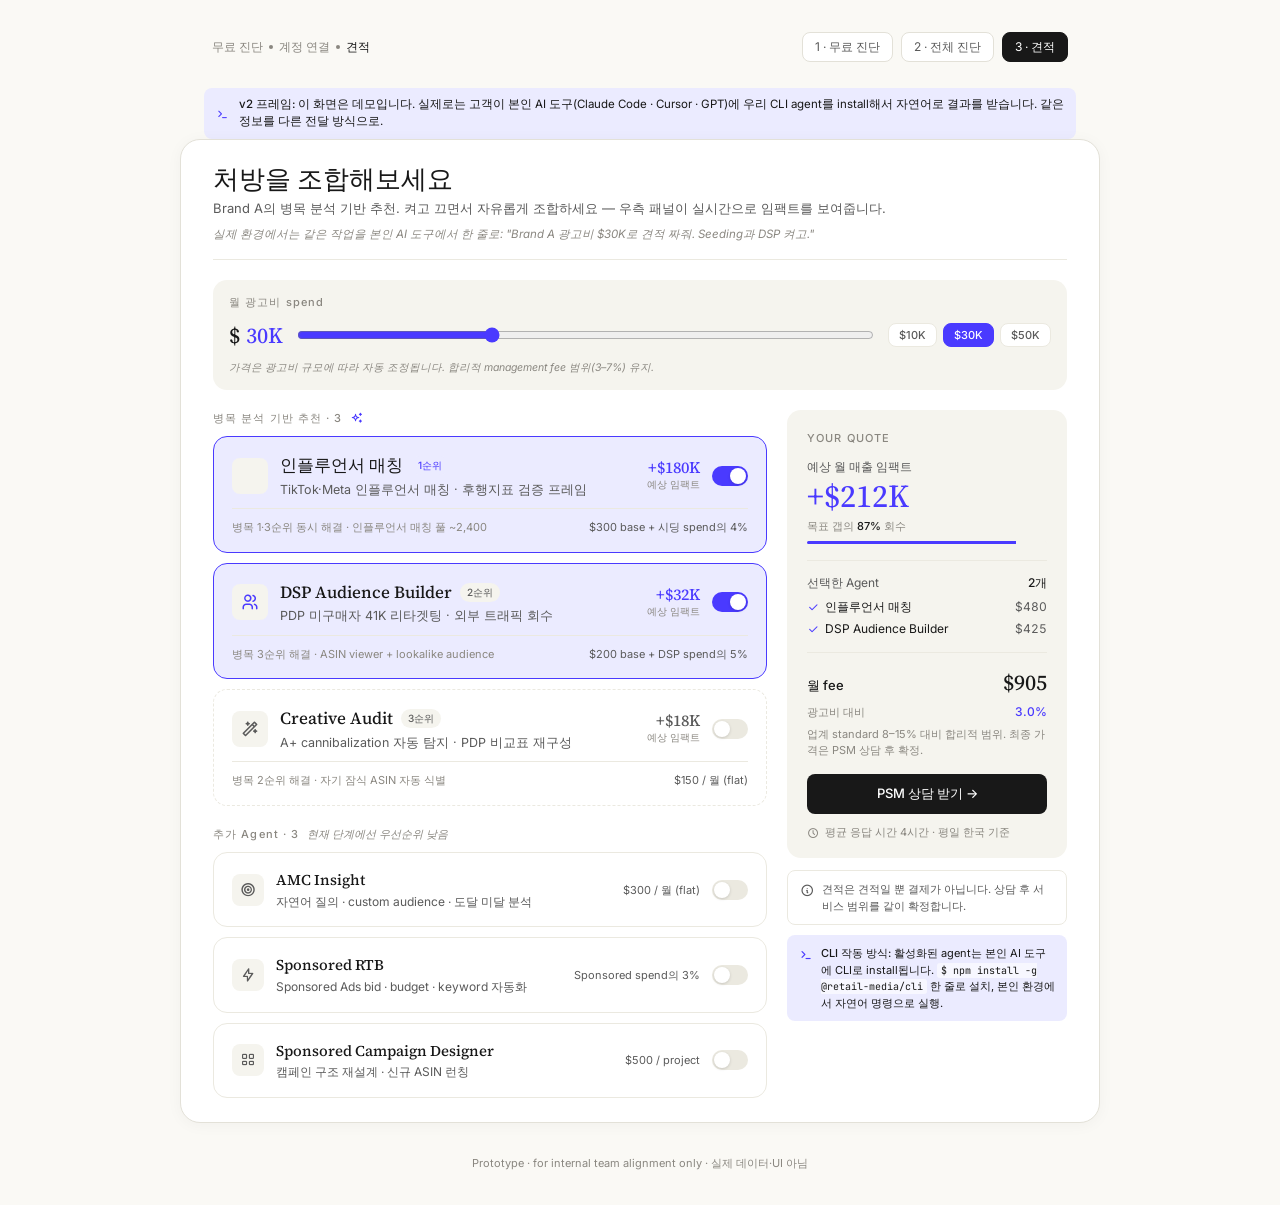
<file: v2/screens/screen-3-quote.html>
<!DOCTYPE html>
<html lang="ko">
<head>
<meta charset="UTF-8">
<meta name="viewport" content="width=device-width, initial-scale=1.0">
<title>견적 만들기 · Brand A</title>
<meta name="robots" content="noindex, nofollow">
<link rel="stylesheet" href="../../styles.css">
<link rel="stylesheet" href="../../vendor/tabler/tabler-icons.min.css">
<style>
  .agent-card {
    background: var(--color-background-primary);
    border: 0.5px solid var(--color-border-tertiary);
    border-radius: var(--border-radius-lg);
    padding: 1rem 1.1rem;
    transition: all 0.2s ease;
  }
  .agent-card[data-on="true"] {
    border-color: var(--color-border-info);
    background: var(--color-background-info);
  }
  .agent-card[data-on="false"][data-recommended="true"] {
    border-style: dashed;
  }
  .toggle {
    position: relative;
    width: 36px; height: 20px;
    background: var(--color-border-tertiary);
    border-radius: 999px;
    cursor: pointer;
    transition: background 0.2s ease;
    border: none;
    flex-shrink: 0;
    padding: 0;
  }
  .toggle::after {
    content: "";
    position: absolute;
    top: 2px; left: 2px;
    width: 16px; height: 16px;
    background: var(--color-background-primary);
    border-radius: 50%;
    transition: left 0.2s ease;
    box-shadow: 0 1px 3px rgba(0,0,0,0.15);
  }
  .toggle[data-on="true"] { background: var(--color-text-info); }
  .toggle[data-on="true"]::after { left: 18px; }
  .toggle:hover { opacity: 1; }

  .impact-bar {
    height: 3px;
    background: var(--color-background-secondary);
    border-radius: 2px;
    overflow: hidden;
    position: relative;
  }
  .impact-bar > div {
    position: absolute;
    left: 0; top: 0;
    height: 100%;
    background: var(--color-text-info);
    transition: width 0.4s ease;
  }

  .spend-input-wrap {
    background: var(--color-background-secondary);
    border-radius: var(--border-radius-lg);
    padding: 14px 16px;
    margin: 0 0 1.25rem;
  }
  .spend-input-wrap label {
    display: block;
    font-size: 11px;
    letter-spacing: 0.1em;
    color: var(--color-text-tertiary);
    font-weight: 500;
    margin: 0 0 8px;
  }
  .spend-controls {
    display: flex;
    align-items: center;
    gap: 12px;
    flex-wrap: wrap;
  }
  .spend-controls > div {
    display: flex;
    align-items: baseline;
    gap: 6px;
  }
  .spend-prefix {
    font-family: var(--font-serif);
    font-size: 22px;
    font-weight: 500;
    color: var(--color-text-primary);
  }
  .spend-controls input[type="range"] {
    flex: 1;
    min-width: 200px;
    accent-color: var(--color-text-info);
  }
  .spend-preset {
    display: flex;
    gap: 4px;
  }
  .spend-preset button {
    background: var(--color-background-primary);
    color: var(--color-text-secondary);
    border: 0.5px solid var(--color-border-tertiary);
    font-size: 11px;
    padding: 4px 10px;
    border-radius: var(--border-radius-md);
    cursor: pointer;
  }
  .spend-preset button.active {
    background: var(--color-text-info);
    color: var(--color-background-primary);
    border-color: var(--color-text-info);
  }
  .price-note {
    font-size: 10.5px;
    color: var(--color-text-tertiary);
    font-style: italic;
    margin-top: 2px;
  }
</style>
</head>
<body>

<header class="proto-header">
  <div class="crumb">
    <span>무료 진단</span>
    <span class="dot"></span>
    <span>계정 연결</span>
    <span class="dot"></span>
    <span class="current">견적</span>
  </div>
  <nav class="nav">
    <a href="screen-1-free.html">1 · 무료 진단</a>
    <a href="screen-2-connected.html">2 · 전체 진단</a>
    <a href="screen-3-quote.html" class="active">3 · 견적</a>
  </nav>
</header>

<div style="max-width: 920px; margin: 0 auto; padding: 10px 24px 0;">
  <div style="display: flex; align-items: center; gap: 10px; padding: 8px 12px; background: var(--color-background-info); border-radius: var(--border-radius-md); font-size: 11.5px; color: var(--color-text-primary);">
    <i class="ti ti-terminal" style="font-size: 13px; color: var(--color-text-info);" aria-hidden="true"></i>
    <span><strong style="font-weight: 500;">v2 프레임:</strong> 이 화면은 데모입니다. 실제로는 고객이 본인 AI 도구(Claude Code · Cursor · GPT)에 우리 CLI agent를 install해서 자연어로 결과를 받습니다. 같은 정보를 다른 전달 방식으로.</span>
  </div>
</div>

<main class="canvas">
<h2 class="sr-only">처방을 켜고 끄며 견적과 예상 임팩트를 실시간으로 확인할 수 있는 인터랙티브 화면.</h2>

<div style="margin: 0 0 1.25rem; padding-bottom: 1rem; border-bottom: 0.5px solid var(--color-border-tertiary);">
  <h1 style="font-family: var(--font-serif); font-size: 26px; font-weight: 500; margin: 0 0 4px; color: var(--color-text-primary); line-height: 1.2;">처방을 조합해보세요</h1>
  <p style="font-size: 13px; color: var(--color-text-secondary); margin: 0 0 8px; line-height: 1.5;">
    Brand A의 병목 분석 기반 추천. 켜고 끄면서 자유롭게 조합하세요 — 우측 패널이 실시간으로 임팩트를 보여줍니다.
  </p>
  <p style="font-size: 11.5px; color: var(--color-text-tertiary); margin: 0; line-height: 1.5; font-style: italic;">
    실제 환경에서는 같은 작업을 본인 AI 도구에서 한 줄로: "Brand A 광고비 $30K로 견적 짜줘. Seeding과 DSP 켜고."
  </p>
</div>

<!-- AD SPEND INPUT -->
<div class="spend-input-wrap">
  <label>월 광고비 spend</label>
  <div class="spend-controls">
    <div>
      <span class="spend-prefix">$</span>
      <span id="spend-display" class="spend-prefix" style="color: var(--color-text-info);">30K</span>
    </div>
    <input type="range" id="spend-slider" min="5" max="80" value="30" step="5">
    <div class="spend-preset">
      <button data-spend="10">$10K</button>
      <button data-spend="30" class="active">$30K</button>
      <button data-spend="50">$50K</button>
    </div>
  </div>
  <div class="price-note" style="margin-top: 8px;">
    가격은 광고비 규모에 따라 자동 조정됩니다. 합리적 management fee 범위(3–7%) 유지.
  </div>
</div>

<div style="display: grid; grid-template-columns: 1fr 280px; gap: 20px; align-items: flex-start;">

  <!-- LEFT -->
  <div>
    <div style="margin: 0 0 1.25rem;">
      <div style="display: flex; align-items: center; gap: 8px; margin: 0 0 10px;">
        <span style="font-size: 11px; letter-spacing: 0.1em; color: var(--color-text-tertiary); font-weight: 500;">병목 분석 기반 추천 · 3</span>
        <i class="ti ti-sparkles" style="font-size: 13px; color: var(--color-text-info);" aria-hidden="true"></i>
      </div>
      <div style="display: flex; flex-direction: column; gap: 10px;">

        <div class="agent-card" data-on="true" data-recommended="true" data-impact="180"
             data-id="seeding" data-pricing="seeding">
          <div style="display: flex; align-items: center; gap: 12px;">
            <div style="flex-shrink: 0; width: 36px; height: 36px; border-radius: 8px; background: var(--color-background-secondary); display: flex; align-items: center; justify-content: center;">
              <i class="ti ti-seedling" style="font-size: 18px; color: var(--color-text-info);" aria-hidden="true"></i>
            </div>
            <div style="flex: 1; min-width: 0;">
              <div style="display: flex; align-items: center; gap: 8px; margin: 0 0 2px;">
                <span style="font-family: var(--font-serif); font-size: 17px; font-weight: 500; color: var(--color-text-primary);">인플루언서 매칭</span>
                <span style="font-size: 10px; padding: 2px 7px; background: var(--color-background-info); color: var(--color-text-info); border-radius: 999px; font-weight: 500;">1순위</span>
              </div>
              <p style="font-size: 12.5px; color: var(--color-text-secondary); margin: 0; line-height: 1.4;">TikTok·Meta 인플루언서 매칭 · 후행지표 검증 프레임</p>
            </div>
            <div style="text-align: right; flex-shrink: 0;">
              <div style="font-family: var(--font-serif); font-size: 16px; font-weight: 500; color: var(--color-text-info); line-height: 1;">+$180K</div>
              <div style="font-size: 10px; color: var(--color-text-tertiary); margin-top: 2px;">예상 임팩트</div>
            </div>
            <button class="toggle" data-on="true" data-id="seeding" aria-label="인플루언서 매칭 on/off"></button>
          </div>
          <div style="display: flex; align-items: center; gap: 12px; margin-top: 10px; padding-top: 10px; border-top: 0.5px solid var(--color-border-tertiary);">
            <span style="font-size: 11px; color: var(--color-text-tertiary); flex: 1;">병목 1·3순위 동시 해결 · 인플루언서 매칭 풀 ~2,400</span>
            <span style="font-size: 11px; color: var(--color-text-secondary);">$300 base + 시딩 spend의 4%</span>
          </div>
        </div>

        <div class="agent-card" data-on="true" data-recommended="true" data-impact="32"
             data-id="dsp" data-pricing="dsp">
          <div style="display: flex; align-items: center; gap: 12px;">
            <div style="flex-shrink: 0; width: 36px; height: 36px; border-radius: 8px; background: var(--color-background-secondary); display: flex; align-items: center; justify-content: center;">
              <i class="ti ti-users" style="font-size: 18px; color: var(--color-text-info);" aria-hidden="true"></i>
            </div>
            <div style="flex: 1; min-width: 0;">
              <div style="display: flex; align-items: center; gap: 8px; margin: 0 0 2px;">
                <span style="font-family: var(--font-serif); font-size: 17px; font-weight: 500; color: var(--color-text-primary);">DSP Audience Builder</span>
                <span style="font-size: 10px; padding: 2px 7px; background: var(--color-background-secondary); color: var(--color-text-secondary); border-radius: 999px; font-weight: 500;">2순위</span>
              </div>
              <p style="font-size: 12.5px; color: var(--color-text-secondary); margin: 0; line-height: 1.4;">PDP 미구매자 41K 리타겟팅 · 외부 트래픽 회수</p>
            </div>
            <div style="text-align: right; flex-shrink: 0;">
              <div style="font-family: var(--font-serif); font-size: 16px; font-weight: 500; color: var(--color-text-info); line-height: 1;">+$32K</div>
              <div style="font-size: 10px; color: var(--color-text-tertiary); margin-top: 2px;">예상 임팩트</div>
            </div>
            <button class="toggle" data-on="true" data-id="dsp" aria-label="DSP Audience Builder on/off"></button>
          </div>
          <div style="display: flex; align-items: center; gap: 12px; margin-top: 10px; padding-top: 10px; border-top: 0.5px solid var(--color-border-tertiary);">
            <span style="font-size: 11px; color: var(--color-text-tertiary); flex: 1;">병목 3순위 해결 · ASIN viewer + lookalike audience</span>
            <span style="font-size: 11px; color: var(--color-text-secondary);">$200 base + DSP spend의 5%</span>
          </div>
        </div>

        <div class="agent-card" data-on="false" data-recommended="true" data-impact="18"
             data-id="creative" data-pricing="creative">
          <div style="display: flex; align-items: center; gap: 12px;">
            <div style="flex-shrink: 0; width: 36px; height: 36px; border-radius: 8px; background: var(--color-background-secondary); display: flex; align-items: center; justify-content: center;">
              <i class="ti ti-wand" style="font-size: 18px; color: var(--color-text-secondary);" aria-hidden="true"></i>
            </div>
            <div style="flex: 1; min-width: 0;">
              <div style="display: flex; align-items: center; gap: 8px; margin: 0 0 2px;">
                <span style="font-family: var(--font-serif); font-size: 17px; font-weight: 500; color: var(--color-text-primary);">Creative Audit</span>
                <span style="font-size: 10px; padding: 2px 7px; background: var(--color-background-secondary); color: var(--color-text-secondary); border-radius: 999px; font-weight: 500;">3순위</span>
              </div>
              <p style="font-size: 12.5px; color: var(--color-text-secondary); margin: 0; line-height: 1.4;">A+ cannibalization 자동 탐지 · PDP 비교표 재구성</p>
            </div>
            <div style="text-align: right; flex-shrink: 0;">
              <div style="font-family: var(--font-serif); font-size: 16px; font-weight: 500; color: var(--color-text-secondary); line-height: 1;">+$18K</div>
              <div style="font-size: 10px; color: var(--color-text-tertiary); margin-top: 2px;">예상 임팩트</div>
            </div>
            <button class="toggle" data-on="false" data-id="creative" aria-label="Creative Audit on/off"></button>
          </div>
          <div style="display: flex; align-items: center; gap: 12px; margin-top: 10px; padding-top: 10px; border-top: 0.5px solid var(--color-border-tertiary);">
            <span style="font-size: 11px; color: var(--color-text-tertiary); flex: 1;">병목 2순위 해결 · 자기 잠식 ASIN 자동 식별</span>
            <span style="font-size: 11px; color: var(--color-text-secondary);">$150 / 월 (flat)</span>
          </div>
        </div>

      </div>
    </div>

    <div>
      <div style="display: flex; align-items: center; gap: 8px; margin: 0 0 10px;">
        <span style="font-size: 11px; letter-spacing: 0.1em; color: var(--color-text-tertiary); font-weight: 500;">추가 Agent · 3</span>
        <span style="font-size: 11px; color: var(--color-text-tertiary); font-style: italic;">현재 단계에선 우선순위 낮음</span>
      </div>
      <div style="display: flex; flex-direction: column; gap: 10px;">

        <div class="agent-card" data-on="false" data-recommended="false" data-impact="0"
             data-id="amc" data-pricing="amc">
          <div style="display: flex; align-items: center; gap: 12px;">
            <div style="flex-shrink: 0; width: 32px; height: 32px; border-radius: 8px; background: var(--color-background-secondary); display: flex; align-items: center; justify-content: center;">
              <i class="ti ti-target" style="font-size: 16px; color: var(--color-text-secondary);" aria-hidden="true"></i>
            </div>
            <div style="flex: 1; min-width: 0;">
              <div style="font-family: var(--font-serif); font-size: 15px; font-weight: 500; color: var(--color-text-primary); margin: 0 0 2px;">AMC Insight</div>
              <p style="font-size: 12px; color: var(--color-text-secondary); margin: 0; line-height: 1.4;">자연어 질의 · custom audience · 도달 미달 분석</p>
            </div>
            <span style="font-size: 11px; color: var(--color-text-secondary); flex-shrink: 0;">$300 / 월 (flat)</span>
            <button class="toggle" data-on="false" data-id="amc" aria-label="AMC Insight on/off"></button>
          </div>
        </div>

        <div class="agent-card" data-on="false" data-recommended="false" data-impact="0"
             data-id="rtb" data-pricing="rtb">
          <div style="display: flex; align-items: center; gap: 12px;">
            <div style="flex-shrink: 0; width: 32px; height: 32px; border-radius: 8px; background: var(--color-background-secondary); display: flex; align-items: center; justify-content: center;">
              <i class="ti ti-bolt" style="font-size: 16px; color: var(--color-text-secondary);" aria-hidden="true"></i>
            </div>
            <div style="flex: 1; min-width: 0;">
              <div style="font-family: var(--font-serif); font-size: 15px; font-weight: 500; color: var(--color-text-primary); margin: 0 0 2px;">Sponsored RTB</div>
              <p style="font-size: 12px; color: var(--color-text-secondary); margin: 0; line-height: 1.4;">Sponsored Ads bid · budget · keyword 자동화</p>
            </div>
            <span style="font-size: 11px; color: var(--color-text-secondary); flex-shrink: 0;">Sponsored spend의 3%</span>
            <button class="toggle" data-on="false" data-id="rtb" aria-label="Sponsored RTB on/off"></button>
          </div>
        </div>

        <div class="agent-card" data-on="false" data-recommended="false" data-impact="0"
             data-id="designer" data-pricing="designer">
          <div style="display: flex; align-items: center; gap: 12px;">
            <div style="flex-shrink: 0; width: 32px; height: 32px; border-radius: 8px; background: var(--color-background-secondary); display: flex; align-items: center; justify-content: center;">
              <i class="ti ti-layout-grid" style="font-size: 16px; color: var(--color-text-secondary);" aria-hidden="true"></i>
            </div>
            <div style="flex: 1; min-width: 0;">
              <div style="font-family: var(--font-serif); font-size: 15px; font-weight: 500; color: var(--color-text-primary); margin: 0 0 2px;">Sponsored Campaign Designer</div>
              <p style="font-size: 12px; color: var(--color-text-secondary); margin: 0; line-height: 1.4;">캠페인 구조 재설계 · 신규 ASIN 런칭</p>
            </div>
            <span style="font-size: 11px; color: var(--color-text-secondary); flex-shrink: 0;">$500 / project</span>
            <button class="toggle" data-on="false" data-id="designer" aria-label="Sponsored Campaign Designer on/off"></button>
          </div>
        </div>

      </div>
    </div>
  </div>

  <!-- RIGHT panel -->
  <aside style="position: sticky; top: 12px;">
    <div style="background: var(--color-background-secondary); border-radius: var(--border-radius-lg); padding: 1.25rem 1.25rem 1.1rem;">
      <div style="font-size: 11px; letter-spacing: 0.1em; color: var(--color-text-tertiary); font-weight: 500; margin: 0 0 12px;">YOUR QUOTE</div>
      <div style="margin: 0 0 1rem;">
        <div style="font-size: 12px; color: var(--color-text-secondary); margin: 0 0 4px;">예상 월 매출 임팩트</div>
        <div style="font-family: var(--font-serif); font-size: 32px; font-weight: 500; color: var(--color-text-info); line-height: 1;" id="total-impact">+$212K</div>
        <div style="font-size: 11px; color: var(--color-text-tertiary); margin-top: 6px;" id="impact-vs-gap">목표 갭의 <span style="color: var(--color-text-primary); font-weight: 500;">87%</span> 회수</div>
        <div class="impact-bar" style="margin-top: 6px;"><div id="impact-fill" style="width: 87%;"></div></div>
      </div>
      <div style="padding-top: 0.85rem; margin-top: 0.85rem; border-top: 0.5px solid var(--color-border-tertiary);">
        <div style="display: flex; justify-content: space-between; align-items: center; margin: 0 0 6px;">
          <span style="font-size: 12px; color: var(--color-text-secondary);">선택한 Agent</span>
          <span style="font-size: 12px; color: var(--color-text-primary); font-weight: 500;" id="agent-count">2개</span>
        </div>
        <div id="selected-list" style="display: flex; flex-direction: column; gap: 4px; margin: 0 0 12px;"></div>
      </div>
      <div style="padding-top: 0.85rem; margin-top: 0.85rem; border-top: 0.5px solid var(--color-border-tertiary);">
        <div style="display: flex; justify-content: space-between; align-items: baseline; margin: 0 0 4px;">
          <span style="font-size: 13px; color: var(--color-text-primary); font-weight: 500;">월 fee</span>
          <span style="font-family: var(--font-serif); font-size: 22px; font-weight: 500; color: var(--color-text-primary);" id="quote-fee">$1,600</span>
        </div>
        <div style="display: flex; justify-content: space-between; align-items: baseline; margin: 0 0 6px;">
          <span style="font-size: 11px; color: var(--color-text-tertiary);">광고비 대비</span>
          <span style="font-size: 12px; font-weight: 500; color: var(--color-text-info);" id="quote-pct">5.3%</span>
        </div>
        <div style="font-size: 11px; color: var(--color-text-tertiary); line-height: 1.4;">
          업계 standard 8–15% 대비 합리적 범위. 최종 가격은 PSM 상담 후 확정.
        </div>
      </div>
      <button id="psm-btn" style="width: 100%; margin-top: 1rem; padding: 11px; font-size: 13px; font-weight: 500;">PSM 상담 받기 →</button>
      <div style="display: flex; align-items: center; gap: 6px; margin-top: 10px;">
        <i class="ti ti-clock" style="font-size: 12px; color: var(--color-text-tertiary);" aria-hidden="true"></i>
        <span style="font-size: 11px; color: var(--color-text-tertiary);">평균 응답 시간 4시간 · 평일 한국 기준</span>
      </div>
    </div>
    <div style="margin-top: 12px; padding: 10px 12px; background: var(--color-background-primary); border: 0.5px solid var(--color-border-tertiary); border-radius: var(--border-radius-md);">
      <div style="display: flex; align-items: flex-start; gap: 8px;">
        <i class="ti ti-info-circle" style="font-size: 14px; color: var(--color-text-secondary); margin-top: 2px;" aria-hidden="true"></i>
        <p style="font-size: 11px; color: var(--color-text-secondary); margin: 0; line-height: 1.5;">
          견적은 견적일 뿐 결제가 아닙니다. 상담 후 서비스 범위를 같이 확정합니다.
        </p>
      </div>
    </div>
    <div style="margin-top: 10px; padding: 10px 12px; background: var(--color-background-info); border-radius: var(--border-radius-md);">
      <div style="display: flex; align-items: flex-start; gap: 8px;">
        <i class="ti ti-terminal" style="font-size: 14px; color: var(--color-text-info); margin-top: 2px;" aria-hidden="true"></i>
        <p style="font-size: 11px; color: var(--color-text-primary); margin: 0; line-height: 1.5;">
          <strong style="font-weight: 500;">CLI 작동 방식:</strong> 활성화된 agent는 본인 AI 도구에 CLI로 install됩니다. <code style="font-size: 10px; background: rgba(255,255,255,0.6); padding: 1px 4px; border-radius: 3px;">$ npm install -g @retail-media/cli</code> 한 줄로 설치, 본인 환경에서 자연어 명령으로 실행.
        </p>
      </div>
    </div>
  </aside>
</div>

</main>

<footer class="proto-footer">
  Prototype · for internal team alignment only · 실제 데이터·UI 아님
</footer>

<script>
  const cards = document.querySelectorAll('.agent-card');
  const toggles = document.querySelectorAll('.toggle');
  const labels = {
    seeding: '인플루언서 매칭', dsp: 'DSP Audience Builder', creative: 'Creative Audit',
    amc: 'AMC Insight', rtb: 'Sponsored RTB', designer: 'Sponsored Campaign Designer'
  };
  const targetGap = 243; // K
  let adSpend = 30; // in K USD

  // Pricing logic — returns fee in USD given the agent + monthly spend
  // Spend allocation assumption: Sponsored ~50%, DSP ~15%, Seeding ~15%, rest = creative/etc
  function calculateAgentFee(agentId, monthlyAdSpendK) {
    const totalSpend = monthlyAdSpendK * 1000;
    const sponsoredSpend = totalSpend * 0.5;
    const dspSpend = totalSpend * 0.15;
    const seedingSpend = totalSpend * 0.15;

    switch(agentId) {
      case 'seeding':   return Math.round(300 + seedingSpend * 0.04);
      case 'dsp':       return Math.round(200 + dspSpend * 0.05);
      case 'creative':  return 150;
      case 'amc':       return 300;
      case 'rtb':       return Math.round(sponsoredSpend * 0.03);
      case 'designer':  return 500;
      default:          return 0;
    }
  }

  function update() {
    let totalImpact = 0, totalFee = 0;
    const selected = [];
    cards.forEach(card => {
      const on = card.dataset.on === 'true';
      if (on) {
        totalImpact += parseFloat(card.dataset.impact);
        totalFee += calculateAgentFee(card.dataset.id, adSpend);
        selected.push(card.dataset.id);
      }
    });

    document.getElementById('total-impact').textContent = totalImpact > 0 ? `+$${totalImpact}K` : '—';
    const pct = Math.min(100, Math.round((totalImpact / targetGap) * 100));
    document.getElementById('impact-fill').style.width = pct + '%';
    document.getElementById('impact-vs-gap').innerHTML = totalImpact > 0
      ? `목표 갭의 <span style="color: var(--color-text-primary); font-weight: 500;">${pct}%</span> 회수`
      : `처방을 켜면 임팩트가 표시됩니다`;
    document.getElementById('agent-count').textContent = selected.length + '개';

    const list = document.getElementById('selected-list');
    if (selected.length === 0) {
      list.innerHTML = '<div style="font-size: 12px; color: var(--color-text-tertiary); font-style: italic;">아직 선택된 Agent 없음</div>';
    } else {
      list.innerHTML = selected.map(id => {
        const fee = calculateAgentFee(id, adSpend);
        return `<div style="display: flex; align-items: center; justify-content: space-between; gap: 6px; font-size: 12px;">
          <span style="display: flex; align-items: center; gap: 6px; color: var(--color-text-primary);">
            <i class="ti ti-check" style="font-size: 12px; color: var(--color-text-info);" aria-hidden="true"></i>
            ${labels[id]}
          </span>
          <span style="color: var(--color-text-secondary); font-variant-numeric: tabular-nums;">$${fee.toLocaleString()}</span>
        </div>`;
      }).join('');
    }

    const totalSpendUSD = adSpend * 1000;
    if (selected.length === 0) {
      document.getElementById('quote-fee').textContent = '—';
      document.getElementById('quote-pct').textContent = '—';
    } else {
      document.getElementById('quote-fee').textContent = '$' + totalFee.toLocaleString();
      const feePct = ((totalFee / totalSpendUSD) * 100).toFixed(1);
      document.getElementById('quote-pct').textContent = feePct + '%';
    }
  }

  // Toggle handlers
  toggles.forEach(t => {
    t.addEventListener('click', () => {
      const id = t.dataset.id;
      const newOn = t.dataset.on !== 'true';
      t.dataset.on = newOn;
      document.querySelector(`.agent-card[data-id="${id}"]`).dataset.on = newOn;
      update();
    });
  });

  // Ad spend slider
  const slider = document.getElementById('spend-slider');
  const display = document.getElementById('spend-display');
  const presets = document.querySelectorAll('.spend-preset button');

  function setSpend(value) {
    adSpend = parseInt(value);
    slider.value = adSpend;
    display.textContent = adSpend + 'K';
    presets.forEach(b => {
      b.classList.toggle('active', parseInt(b.dataset.spend) === adSpend);
    });
    update();
  }

  slider.addEventListener('input', e => setSpend(e.target.value));
  presets.forEach(b => b.addEventListener('click', () => setSpend(b.dataset.spend)));

  document.getElementById('psm-btn').addEventListener('click', () => {
    alert('PSM 상담 요청 (prototype — 실제 기능 아님)');
  });

  update();
</script>

</body>
</html>
</file>
<file: styles.css>
/* ============================================================
   PulseAd Strategy Prototype — Design Tokens & Base Styles
   Recreates claude.ai-style design system for standalone use.
   ============================================================ */

@import url('https://fonts.googleapis.com/css2?family=Inter:wght@400;500;600&family=Source+Serif+4:ital,wght@0,400;0,500;1,400&family=JetBrains+Mono:wght@400;500&display=swap');

:root {
  /* Backgrounds */
  --color-background-primary: #ffffff;
  --color-background-secondary: #f5f4ee;
  --color-background-tertiary: #ebe9e0;
  --color-background-info: #ebebff;

  /* Text */
  --color-text-primary: #181818;
  --color-text-secondary: #5a5a5a;
  --color-text-tertiary: #8a8780;
  --color-text-info: #4a3aff;

  /* Borders */
  --color-border-primary: #d4d2c8;
  --color-border-secondary: #e3e1d8;
  --color-border-tertiary: #ebe9e0;
  --color-border-info: #4a3aff;

  /* Radii */
  --border-radius-sm: 4px;
  --border-radius-md: 8px;
  --border-radius-lg: 14px;
  --border-radius-xl: 20px;

  /* Type */
  --font-sans: 'Inter', system-ui, -apple-system, sans-serif;
  --font-serif: 'Source Serif 4', Georgia, serif;
  --font-mono: 'JetBrains Mono', ui-monospace, monospace;
}

* { box-sizing: border-box; }
html, body { margin: 0; padding: 0; }
body {
  font-family: var(--font-sans);
  color: var(--color-text-primary);
  background: #faf9f5;
  line-height: 1.5;
  -webkit-font-smoothing: antialiased;
  -moz-osx-font-smoothing: grayscale;
}

h1, h2, h3, h4, h5, h6, p { margin: 0; }

button {
  font-family: var(--font-sans);
  background: var(--color-text-primary);
  color: var(--color-background-primary);
  border: none;
  border-radius: var(--border-radius-md);
  padding: 8px 16px;
  font-size: 13px;
  font-weight: 500;
  cursor: pointer;
  transition: opacity 0.15s ease;
}
button:hover { opacity: 0.88; }

code { font-family: var(--font-mono); }

.sr-only {
  position: absolute;
  width: 1px; height: 1px;
  padding: 0; margin: -1px;
  overflow: hidden; clip: rect(0,0,0,0);
  white-space: nowrap; border: 0;
}

/* Tabler icons base — when used inline */
.ti { display: inline-block; vertical-align: middle; font-style: normal; }

/* Color variants — claude.ai semantic color groups */
.c-purple {
  background: linear-gradient(135deg, #E6E2FB 0%, #D4CEF5 100%);
}
.c-teal {
  background: linear-gradient(135deg, #D4EEEA 0%, #BFE3DC 100%);
}
.c-coral {
  background: linear-gradient(135deg, #FBDBD0 0%, #F7C5B2 100%);
}

/* Container for prototype canvas */
.canvas {
  max-width: 920px;
  margin: 0 auto;
  padding: 24px 32px;
  background: var(--color-background-primary);
  border: 0.5px solid var(--color-border-secondary);
  border-radius: var(--border-radius-xl);
  box-shadow: 0 2px 16px rgba(0,0,0,0.04);
}

/* Top header for each prototype page */
.proto-header {
  max-width: 920px;
  margin: 32px auto 16px;
  padding: 0 32px;
  display: flex;
  align-items: center;
  justify-content: space-between;
  font-family: var(--font-sans);
}
.proto-header .crumb {
  display: flex;
  align-items: center;
  gap: 6px;
  font-size: 12px;
  color: var(--color-text-tertiary);
}
.proto-header .crumb .dot {
  display: inline-block;
  width: 4px;
  height: 4px;
  border-radius: 50%;
  background: var(--color-text-tertiary);
}
.proto-header .crumb .current {
  color: var(--color-text-primary);
  font-weight: 500;
}
.proto-header .nav {
  display: flex;
  gap: 8px;
}
.proto-header .nav a {
  font-size: 12px;
  padding: 5px 12px;
  text-decoration: none;
  color: var(--color-text-secondary);
  border: 0.5px solid var(--color-border-secondary);
  border-radius: var(--border-radius-md);
  background: var(--color-background-primary);
}
.proto-header .nav a:hover {
  background: var(--color-background-secondary);
}
.proto-header .nav a.active {
  background: var(--color-text-primary);
  color: var(--color-background-primary);
  border-color: var(--color-text-primary);
}

/* Footer */
.proto-footer {
  max-width: 920px;
  margin: 32px auto;
  padding: 0 32px;
  font-size: 11px;
  color: var(--color-text-tertiary);
  text-align: center;
  line-height: 1.6;
}
</file>
